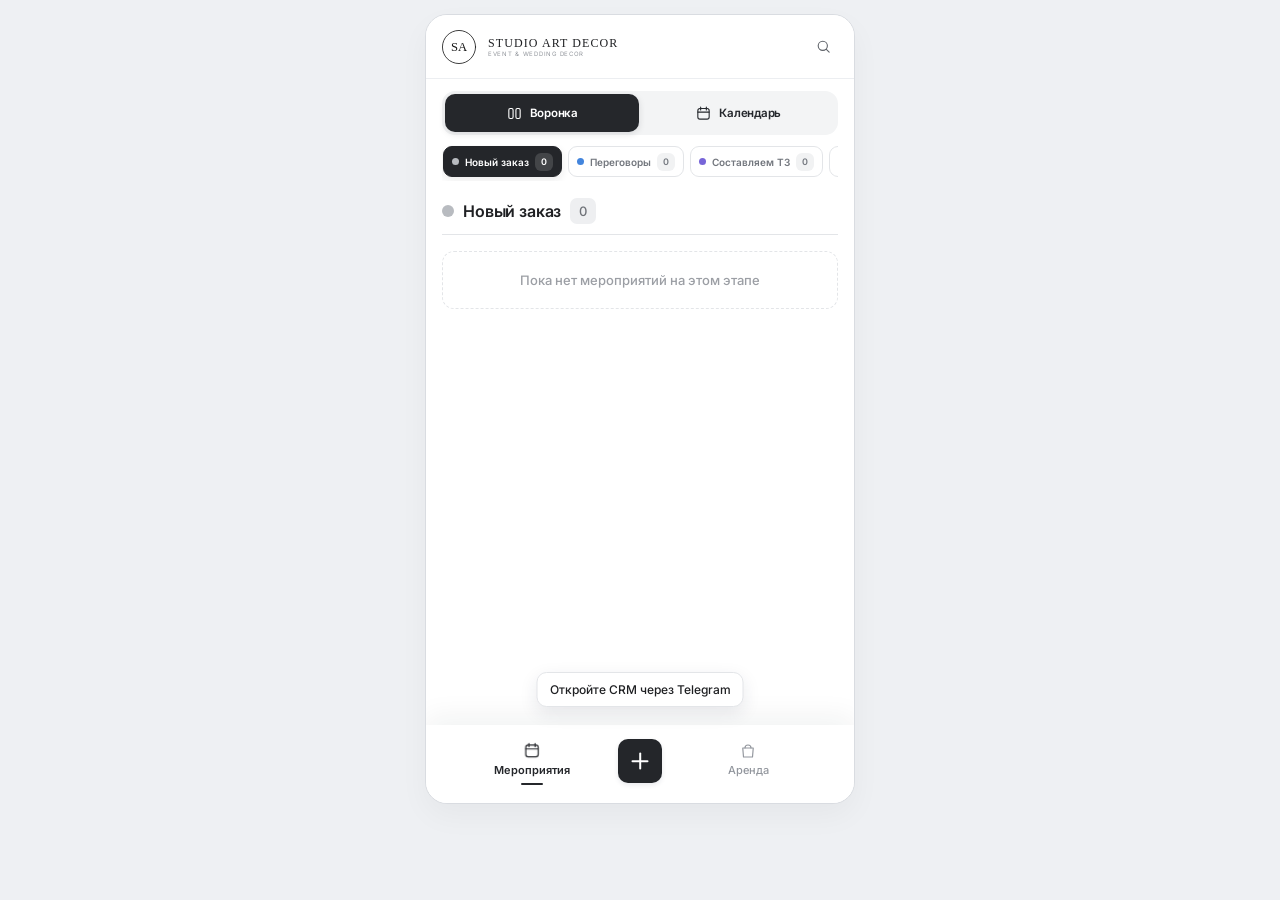
<file: frontend/index.html>
<!doctype html>
<html lang="ru" data-crm-loading="true">
<head>
<meta charset="utf-8">
<meta name="viewport" content="width=device-width,initial-scale=1,viewport-fit=cover">
<title>Studio Art Decor CRM</title>
<script src="https://telegram.org/js/telegram-web-app.js?63"></script>

<link rel="preconnect" href="https://fonts.googleapis.com">
<link rel="preconnect" href="https://fonts.gstatic.com" crossorigin>
<link href="https://fonts.googleapis.com/css2?family=Inter:wght@400;500;600&display=swap" rel="stylesheet">

<meta name="crm-build" content="v59-frontend-core-api-ready">














<link rel="stylesheet" href="./css/app.css?v=estimate-sheet-scroll-v3">
</head>

<body>
<div class="wrap">
<section class="app" id="crmApp">

<header class="topbar">
  <button class="site-brand brand-home" id="brandHome" aria-label="На главную воронки">
    <svg class="site-logo-mark" viewBox="0 0 54 54" aria-hidden="true">
      <circle cx="27" cy="27" r="23.5"></circle>
      <text x="27" y="33.2" text-anchor="middle">SA</text>
    </svg>
    <span class="site-logo-copy">
      <span class="site-logo-name">STUDIO ART DECOR</span>
      <span class="site-logo-sub">EVENT &amp; WEDDING DECOR</span>
    </span>
  </button>
  <button class="top-action" id="searchBtn" aria-label="Поиск">
    <svg viewBox="0 0 24 24">
      <circle cx="11" cy="11" r="6.5"></circle>
      <path d="m16 16 4 4"></path>
    </svg>
  </button>
</header>

<!-- PAGE 1: EVENTS -->
<section class="page active" id="eventsPage">
  <div class="toolbar">
    <button class="tool active" data-view="board">
      <svg viewBox="0 0 24 24"><rect x="4" y="5" width="6" height="14" rx="2"></rect><rect x="14" y="5" width="6" height="14" rx="2"></rect></svg>
      Воронка
    </button>
    <button class="tool" data-view="calendar">
      <svg viewBox="0 0 24 24"><rect x="4" y="5" width="16" height="15" rx="3"></rect><path d="M8 3v4M16 3v4M4 10h16"></path></svg>
      Календарь
    </button>
  </div>

  <div class="stage-switcher" id="stageSwitcher">
    <div class="stage-rail" id="stageRail" aria-label="Этапы воронки"></div>
    <div class="swipe-hint" id="swipeHint" aria-hidden="true"></div>
  </div>

  <section class="stage-frame" id="stageFrame">
    <div class="stage-track" id="stageTrack"><section class="stage-page" data-index="0">
      <div class="stage-head"><div class="stage-title"><span class="stage-dot" style="background:#b8bbc0"></span><strong>Новый заказ</strong><span class="count">2</span></div></div>
      <div class="stage-list"><div class="card clickable js-open-detail" data-stage-index="0" data-event-index="0">
      <div class="card-head">
        <div class="avatar">Н</div>
        <div class="card-name"><strong>Новая заявка с сайта</strong><span>ещё не обработана</span></div>
        <button class="bell js-reminder" aria-label="Напоминание"><svg viewBox="0 0 24 24"><path d="M18 8a6 6 0 1 0-12 0c0 7-3 7-3 9h18c0-2-3-2-3-9"></path><path d="M10 21h4"></path></svg></button>
      </div>
      <div class="card-body">
        <div class="row"><svg viewBox="0 0 24 24"><rect x="4" y="5" width="16" height="15" rx="3"></rect><path d="M8 3v4M16 3v4M4 10h16"></path></svg><span>28 августа 2026</span><span class="right">—</span></div>
        <div class="row"><svg viewBox="0 0 24 24"><circle cx="12" cy="8" r="3"></circle><path d="M6 20c0-4 2.6-6 6-6s6 2 6 6"></path></svg><span class="contact-pill"><span class="contact-avatar">Н</span>Анна · +375 29 000-00-00</span></div>
        <div class="row"><svg viewBox="0 0 24 24"><path d="M12 21s6-5.2 6-11a6 6 0 1 0-12 0c0 5.8 6 11 6 11Z"></path><circle cx="12" cy="10" r="2"></circle></svg><span>Falcon Club</span></div>
        <div class="row comment"><svg viewBox="0 0 24 24" aria-hidden="true"><rect x="4" y="5" width="16" height="12" rx="4"></rect><path d="M9 17 5 20v-4"></path></svg><span class="comment-text">Клиент просит связаться после 18:00. Пока не присылать финальные варианты без звонка.</span></div>
        <div class="card-footer">
          <span class="footer-item"><svg viewBox="0 0 24 24"><path d="M6 3h9l3 3v15H6z"></path><path d="M15 3v4h4"></path></svg><span class="footer-money">—</span></span>
          <span class="footer-item"><svg viewBox="0 0 24 24"><path d="M18 8a6 6 0 1 0-12 0c0 7-3 7-3 9h18c0-2-3-2-3-9"></path></svg>0</span>
          <button class="advance" data-stage-index="0" data-event-index="0"><svg viewBox="0 0 24 24"><rect x="5" y="5" width="14" height="14" rx="3"></rect><path d="m8.5 12 2.2 2.2L15.5 9.5"></path></svg>Далее</button>
        </div>
      </div>
    </div><div class="card clickable js-open-detail" data-stage-index="0" data-event-index="1">
      <div class="card-head">
        <div class="avatar">N</div>
        <div class="card-name"><strong>Корпоратив NOVA</strong><span>заявка с сайта</span></div>
        <button class="bell js-reminder" aria-label="Напоминание"><svg viewBox="0 0 24 24"><path d="M18 8a6 6 0 1 0-12 0c0 7-3 7-3 9h18c0-2-3-2-3-9"></path><path d="M10 21h4"></path></svg></button>
      </div>
      <div class="card-body">
        <div class="row"><svg viewBox="0 0 24 24"><rect x="4" y="5" width="16" height="15" rx="3"></rect><path d="M8 3v4M16 3v4M4 10h16"></path></svg><span>3 сентября 2026</span><span class="right">19:00</span></div>
        <div class="row"><svg viewBox="0 0 24 24"><circle cx="12" cy="8" r="3"></circle><path d="M6 20c0-4 2.6-6 6-6s6 2 6 6"></path></svg><span class="contact-pill"><span class="contact-avatar">N</span>Ирина · +375 44 000-00-00</span></div>
        <div class="row"><svg viewBox="0 0 24 24"><path d="M12 21s6-5.2 6-11a6 6 0 1 0-12 0c0 5.8 6 11 6 11Z"></path><circle cx="12" cy="10" r="2"></circle></svg><span>Robinson Club</span></div>
        <div class="row comment"><svg viewBox="0 0 24 24" aria-hidden="true"><rect x="4" y="5" width="16" height="12" rx="4"></rect><path d="M9 17 5 20v-4"></path></svg><span class="comment-text">Финальное решение принимает Ирина. Все согласования отправлять одним сообщением.</span></div>
        <div class="card-footer">
          <span class="footer-item"><svg viewBox="0 0 24 24"><path d="M6 3h9l3 3v15H6z"></path><path d="M15 3v4h4"></path></svg><span class="footer-money">—</span></span>
          <span class="footer-item"><svg viewBox="0 0 24 24"><path d="M18 8a6 6 0 1 0-12 0c0 7-3 7-3 9h18c0-2-3-2-3-9"></path></svg>0</span>
          <button class="advance" data-stage-index="0" data-event-index="1"><svg viewBox="0 0 24 24"><rect x="5" y="5" width="14" height="14" rx="3"></rect><path d="m8.5 12 2.2 2.2L15.5 9.5"></path></svg>Далее</button>
        </div>
      </div>
    </div></div>
    </section>
<section class="stage-page" data-index="1">
      <div class="stage-head"><div class="stage-title"><span class="stage-dot" style="background:#4385dd"></span><strong>Переговоры</strong><span class="count">3</span></div></div>
      <div class="stage-list"><div class="card clickable js-open-detail" data-stage-index="1" data-event-index="0">
      <div class="card-head">
        <div class="avatar">А</div>
        <div class="card-name"><strong>Свадьба Анны и Максима</strong><span>Falcon Club</span></div>
        <button class="bell has js-reminder" aria-label="Напоминание"><svg viewBox="0 0 24 24"><path d="M18 8a6 6 0 1 0-12 0c0 7-3 7-3 9h18c0-2-3-2-3-9"></path><path d="M10 21h4"></path></svg></button>
      </div>
      <div class="card-body">
        <div class="row"><svg viewBox="0 0 24 24"><rect x="4" y="5" width="16" height="15" rx="3"></rect><path d="M8 3v4M16 3v4M4 10h16"></path></svg><span>24 августа 2026</span><span class="right">14:00</span></div>
        <div class="row"><svg viewBox="0 0 24 24"><circle cx="12" cy="8" r="3"></circle><path d="M6 20c0-4 2.6-6 6-6s6 2 6 6"></path></svg><span class="contact-pill"><span class="contact-avatar">А</span>Анна · +375 29 000-00-00</span></div>
        <div class="row"><svg viewBox="0 0 24 24"><path d="M12 21s6-5.2 6-11a6 6 0 1 0-12 0c0 5.8 6 11 6 11Z"></path><circle cx="12" cy="10" r="2"></circle></svg><span>Falcon Club</span></div>
        <div class="row comment"><svg viewBox="0 0 24 24" aria-hidden="true"><rect x="4" y="5" width="16" height="12" rx="4"></rect><path d="M9 17 5 20v-4"></path></svg><span class="comment-text">Невеста очень переживает из-за оттенков. Все цветовые решения подтверждать перед финальным согласованием.</span></div>
        <div class="card-footer">
          <span class="footer-item"><svg viewBox="0 0 24 24"><path d="M6 3h9l3 3v15H6z"></path><path d="M15 3v4h4"></path></svg><span class="footer-money">546 BYN</span></span>
          <span class="footer-item"><svg viewBox="0 0 24 24"><path d="M18 8a6 6 0 1 0-12 0c0 7-3 7-3 9h18c0-2-3-2-3-9"></path></svg>3</span>
          <button class="advance" data-stage-index="1" data-event-index="0"><svg viewBox="0 0 24 24"><rect x="5" y="5" width="14" height="14" rx="3"></rect><path d="m8.5 12 2.2 2.2L15.5 9.5"></path></svg>Далее</button>
        </div>
      </div>
    </div><div class="card clickable js-open-detail" data-stage-index="1" data-event-index="1">
      <div class="card-head">
        <div class="avatar">С</div>
        <div class="card-name"><strong>День рождения Софии</strong><span>Prime Hall</span></div>
        <button class="bell has js-reminder" aria-label="Напоминание"><svg viewBox="0 0 24 24"><path d="M18 8a6 6 0 1 0-12 0c0 7-3 7-3 9h18c0-2-3-2-3-9"></path><path d="M10 21h4"></path></svg></button>
      </div>
      <div class="card-body">
        <div class="row"><svg viewBox="0 0 24 24"><rect x="4" y="5" width="16" height="15" rx="3"></rect><path d="M8 3v4M16 3v4M4 10h16"></path></svg><span>31 августа 2026</span><span class="right">17:30</span></div>
        <div class="row"><svg viewBox="0 0 24 24"><circle cx="12" cy="8" r="3"></circle><path d="M6 20c0-4 2.6-6 6-6s6 2 6 6"></path></svg><span class="contact-pill"><span class="contact-avatar">С</span>Елена · +375 33 000-00-00</span></div>
        <div class="row"><svg viewBox="0 0 24 24"><path d="M12 21s6-5.2 6-11a6 6 0 1 0-12 0c0 5.8 6 11 6 11Z"></path><circle cx="12" cy="10" r="2"></circle></svg><span>Prime Hall</span></div>
        <div class="row comment"><svg viewBox="0 0 24 24" aria-hidden="true"><rect x="4" y="5" width="16" height="12" rx="4"></rect><path d="M9 17 5 20v-4"></path></svg><span class="comment-text">Мама именинницы отвечает за тайминг. В день монтажа писать только ей.</span></div>
        <div class="card-footer">
          <span class="footer-item"><svg viewBox="0 0 24 24"><path d="M6 3h9l3 3v15H6z"></path><path d="M15 3v4h4"></path></svg><span class="footer-money">546 BYN</span></span>
          <span class="footer-item"><svg viewBox="0 0 24 24"><path d="M18 8a6 6 0 1 0-12 0c0 7-3 7-3 9h18c0-2-3-2-3-9"></path></svg>1</span>
          <button class="advance" data-stage-index="1" data-event-index="1"><svg viewBox="0 0 24 24"><rect x="5" y="5" width="14" height="14" rx="3"></rect><path d="m8.5 12 2.2 2.2L15.5 9.5"></path></svg>Далее</button>
        </div>
      </div>
    </div><div class="card clickable js-open-detail" data-stage-index="1" data-event-index="2">
      <div class="card-head">
        <div class="avatar">М</div>
        <div class="card-name"><strong>Свадьба Марии и Ильи</strong><span>Villa Riviera</span></div>
        <button class="bell has js-reminder" aria-label="Напоминание"><svg viewBox="0 0 24 24"><path d="M18 8a6 6 0 1 0-12 0c0 7-3 7-3 9h18c0-2-3-2-3-9"></path><path d="M10 21h4"></path></svg></button>
      </div>
      <div class="card-body">
        <div class="row"><svg viewBox="0 0 24 24"><rect x="4" y="5" width="16" height="15" rx="3"></rect><path d="M8 3v4M16 3v4M4 10h16"></path></svg><span>6 сентября 2026</span><span class="right">15:00</span></div>
        <div class="row"><svg viewBox="0 0 24 24"><circle cx="12" cy="8" r="3"></circle><path d="M6 20c0-4 2.6-6 6-6s6 2 6 6"></path></svg><span class="contact-pill"><span class="contact-avatar">М</span>Мария · +375 25 000-00-00</span></div>
        <div class="row"><svg viewBox="0 0 24 24"><path d="M12 21s6-5.2 6-11a6 6 0 1 0-12 0c0 5.8 6 11 6 11Z"></path><circle cx="12" cy="10" r="2"></circle></svg><span>Villa Riviera</span></div>
        <div class="row comment"><svg viewBox="0 0 24 24" aria-hidden="true"><rect x="4" y="5" width="16" height="12" rx="4"></rect><path d="M9 17 5 20v-4"></path></svg><span class="comment-text">Клиенты часто меняют решения. После каждой встречи фиксировать итог письменно.</span></div>
        <div class="card-footer">
          <span class="footer-item"><svg viewBox="0 0 24 24"><path d="M6 3h9l3 3v15H6z"></path><path d="M15 3v4h4"></path></svg><span class="footer-money">—</span></span>
          <span class="footer-item"><svg viewBox="0 0 24 24"><path d="M18 8a6 6 0 1 0-12 0c0 7-3 7-3 9h18c0-2-3-2-3-9"></path></svg>2</span>
          <button class="advance" data-stage-index="1" data-event-index="2"><svg viewBox="0 0 24 24"><rect x="5" y="5" width="14" height="14" rx="3"></rect><path d="m8.5 12 2.2 2.2L15.5 9.5"></path></svg>Далее</button>
        </div>
      </div>
    </div></div>
    </section>
<section class="stage-page" data-index="2">
      <div class="stage-head"><div class="stage-title"><span class="stage-dot" style="background:#7765d8"></span><strong>Составляем ТЗ</strong><span class="count">2</span></div></div>
      <div class="stage-list"><div class="card clickable js-open-detail" data-stage-index="2" data-event-index="0">
      <div class="card-head">
        <div class="avatar">П</div>
        <div class="card-name"><strong>Презентация коллекции</strong><span>City Hall</span></div>
        <button class="bell has js-reminder" aria-label="Напоминание"><svg viewBox="0 0 24 24"><path d="M18 8a6 6 0 1 0-12 0c0 7-3 7-3 9h18c0-2-3-2-3-9"></path><path d="M10 21h4"></path></svg></button>
      </div>
      <div class="card-body">
        <div class="row"><svg viewBox="0 0 24 24"><rect x="4" y="5" width="16" height="15" rx="3"></rect><path d="M8 3v4M16 3v4M4 10h16"></path></svg><span>27 августа 2026</span><span class="right">18:00</span></div>
        <div class="row"><svg viewBox="0 0 24 24"><circle cx="12" cy="8" r="3"></circle><path d="M6 20c0-4 2.6-6 6-6s6 2 6 6"></path></svg><span class="contact-pill"><span class="contact-avatar">П</span>Юлия · +375 29 000-00-00</span></div>
        <div class="row"><svg viewBox="0 0 24 24"><path d="M12 21s6-5.2 6-11a6 6 0 1 0-12 0c0 5.8 6 11 6 11Z"></path><circle cx="12" cy="10" r="2"></circle></svg><span>City Hall</span></div>
        <div class="row comment"><svg viewBox="0 0 24 24" aria-hidden="true"><rect x="4" y="5" width="16" height="12" rx="4"></rect><path d="M9 17 5 20v-4"></path></svg><span class="comment-text">У заказчика строгий брендбук. Любые визуальные изменения сначала отправлять на согласование.</span></div>
        <div class="card-footer">
          <span class="footer-item"><svg viewBox="0 0 24 24"><path d="M6 3h9l3 3v15H6z"></path><path d="M15 3v4h4"></path></svg><span class="footer-money">546 BYN</span></span>
          <span class="footer-item"><svg viewBox="0 0 24 24"><path d="M18 8a6 6 0 1 0-12 0c0 7-3 7-3 9h18c0-2-3-2-3-9"></path></svg>1</span>
          <button class="advance" data-stage-index="2" data-event-index="0"><svg viewBox="0 0 24 24"><rect x="5" y="5" width="14" height="14" rx="3"></rect><path d="m8.5 12 2.2 2.2L15.5 9.5"></path></svg>Далее</button>
        </div>
      </div>
    </div><div class="card clickable js-open-detail" data-stage-index="2" data-event-index="1">
      <div class="card-head">
        <div class="avatar">W</div>
        <div class="card-name"><strong>Wedding Dinner</strong><span>Marriott</span></div>
        <button class="bell has js-reminder" aria-label="Напоминание"><svg viewBox="0 0 24 24"><path d="M18 8a6 6 0 1 0-12 0c0 7-3 7-3 9h18c0-2-3-2-3-9"></path><path d="M10 21h4"></path></svg></button>
      </div>
      <div class="card-body">
        <div class="row"><svg viewBox="0 0 24 24"><rect x="4" y="5" width="16" height="15" rx="3"></rect><path d="M8 3v4M16 3v4M4 10h16"></path></svg><span>5 сентября 2026</span><span class="right">18:30</span></div>
        <div class="row"><svg viewBox="0 0 24 24"><circle cx="12" cy="8" r="3"></circle><path d="M6 20c0-4 2.6-6 6-6s6 2 6 6"></path></svg><span class="contact-pill"><span class="contact-avatar">W</span>Кристина · +375 44 111-11-11</span></div>
        <div class="row"><svg viewBox="0 0 24 24"><path d="M12 21s6-5.2 6-11a6 6 0 1 0-12 0c0 5.8 6 11 6 11Z"></path><circle cx="12" cy="10" r="2"></circle></svg><span>Marriott</span></div>
        <div class="row comment"><svg viewBox="0 0 24 24" aria-hidden="true"><rect x="4" y="5" width="16" height="12" rx="4"></rect><path d="M9 17 5 20v-4"></path></svg><span class="comment-text">Контакт со стороны площадки отвечает медленно. Вопросы по доступу решать заранее.</span></div>
        <div class="card-footer">
          <span class="footer-item"><svg viewBox="0 0 24 24"><path d="M6 3h9l3 3v15H6z"></path><path d="M15 3v4h4"></path></svg><span class="footer-money">546 BYN</span></span>
          <span class="footer-item"><svg viewBox="0 0 24 24"><path d="M18 8a6 6 0 1 0-12 0c0 7-3 7-3 9h18c0-2-3-2-3-9"></path></svg>2</span>
          <button class="advance" data-stage-index="2" data-event-index="1"><svg viewBox="0 0 24 24"><rect x="5" y="5" width="14" height="14" rx="3"></rect><path d="m8.5 12 2.2 2.2L15.5 9.5"></path></svg>Далее</button>
        </div>
      </div>
    </div></div>
    </section>
<section class="stage-page" data-index="3">
      <div class="stage-head"><div class="stage-title"><span class="stage-dot" style="background:#ef9847"></span><strong>Подготовительные работы</strong><span class="count">2</span></div></div>
      <div class="stage-list"><div class="card clickable js-open-detail" data-stage-index="3" data-event-index="0">
      <div class="card-head">
        <div class="avatar">В</div>
        <div class="card-name"><strong>Выездная регистрация</strong><span>Усадьба «Сосны»</span></div>
        <button class="bell has js-reminder" aria-label="Напоминание"><svg viewBox="0 0 24 24"><path d="M18 8a6 6 0 1 0-12 0c0 7-3 7-3 9h18c0-2-3-2-3-9"></path><path d="M10 21h4"></path></svg></button>
      </div>
      <div class="card-body">
        <div class="row"><svg viewBox="0 0 24 24"><rect x="4" y="5" width="16" height="15" rx="3"></rect><path d="M8 3v4M16 3v4M4 10h16"></path></svg><span>29 августа 2026</span><span class="right">11:00</span></div>
        <div class="row"><svg viewBox="0 0 24 24"><circle cx="12" cy="8" r="3"></circle><path d="M6 20c0-4 2.6-6 6-6s6 2 6 6"></path></svg><span class="contact-pill"><span class="contact-avatar">В</span>Мария · +375 29 000-00-00</span></div>
        <div class="row"><svg viewBox="0 0 24 24"><path d="M12 21s6-5.2 6-11a6 6 0 1 0-12 0c0 5.8 6 11 6 11Z"></path><circle cx="12" cy="10" r="2"></circle></svg><span>Усадьба «Сосны»</span></div>
        <div class="row comment"><svg viewBox="0 0 24 24" aria-hidden="true"><rect x="4" y="5" width="16" height="12" rx="4"></rect><path d="M9 17 5 20v-4"></path></svg><span class="comment-text">Заезд на площадку только через служебный въезд. Пропуск оформить за день.</span></div>
        <div class="card-footer">
          <span class="footer-item"><svg viewBox="0 0 24 24"><path d="M6 3h9l3 3v15H6z"></path><path d="M15 3v4h4"></path></svg><span class="footer-money">546 BYN</span></span>
          <span class="footer-item"><svg viewBox="0 0 24 24"><path d="M18 8a6 6 0 1 0-12 0c0 7-3 7-3 9h18c0-2-3-2-3-9"></path></svg>2</span>
          <button class="advance" data-stage-index="3" data-event-index="0"><svg viewBox="0 0 24 24"><rect x="5" y="5" width="14" height="14" rx="3"></rect><path d="m8.5 12 2.2 2.2L15.5 9.5"></path></svg>Далее</button>
        </div>
      </div>
    </div><div class="card clickable js-open-detail" data-stage-index="3" data-event-index="1">
      <div class="card-head">
        <div class="avatar">B</div>
        <div class="card-name"><strong>Beauty Brand Launch</strong><span>Loft 8</span></div>
        <button class="bell has js-reminder" aria-label="Напоминание"><svg viewBox="0 0 24 24"><path d="M18 8a6 6 0 1 0-12 0c0 7-3 7-3 9h18c0-2-3-2-3-9"></path><path d="M10 21h4"></path></svg></button>
      </div>
      <div class="card-body">
        <div class="row"><svg viewBox="0 0 24 24"><rect x="4" y="5" width="16" height="15" rx="3"></rect><path d="M8 3v4M16 3v4M4 10h16"></path></svg><span>2 сентября 2026</span><span class="right">16:00</span></div>
        <div class="row"><svg viewBox="0 0 24 24"><circle cx="12" cy="8" r="3"></circle><path d="M6 20c0-4 2.6-6 6-6s6 2 6 6"></path></svg><span class="contact-pill"><span class="contact-avatar">B</span>Алина · +375 29 222-22-22</span></div>
        <div class="row"><svg viewBox="0 0 24 24"><path d="M12 21s6-5.2 6-11a6 6 0 1 0-12 0c0 5.8 6 11 6 11Z"></path><circle cx="12" cy="10" r="2"></circle></svg><span>Loft 8</span></div>
        <div class="row comment"><svg viewBox="0 0 24 24" aria-hidden="true"><rect x="4" y="5" width="16" height="12" rx="4"></rect><path d="M9 17 5 20v-4"></path></svg><span class="comment-text">На площадке ограничено время на разгрузку — максимум 30 минут.</span></div>
        <div class="card-footer">
          <span class="footer-item"><svg viewBox="0 0 24 24"><path d="M6 3h9l3 3v15H6z"></path><path d="M15 3v4h4"></path></svg><span class="footer-money">546 BYN</span></span>
          <span class="footer-item"><svg viewBox="0 0 24 24"><path d="M18 8a6 6 0 1 0-12 0c0 7-3 7-3 9h18c0-2-3-2-3-9"></path></svg>1</span>
          <button class="advance" data-stage-index="3" data-event-index="1"><svg viewBox="0 0 24 24"><rect x="5" y="5" width="14" height="14" rx="3"></rect><path d="m8.5 12 2.2 2.2L15.5 9.5"></path></svg>Далее</button>
        </div>
      </div>
    </div></div>
    </section>
<section class="stage-page" data-index="4">
      <div class="stage-head"><div class="stage-title"><span class="stage-dot" style="background:#28a66f"></span><strong>Монтаж</strong><span class="count">1</span></div></div>
      <div class="stage-list"><div class="card clickable js-open-detail" data-stage-index="4" data-event-index="0">
      <div class="card-head">
        <div class="avatar">Л</div>
        <div class="card-name"><strong>Летний корпоратив</strong><span>Green Park</span></div>
        <button class="bell has js-reminder" aria-label="Напоминание"><svg viewBox="0 0 24 24"><path d="M18 8a6 6 0 1 0-12 0c0 7-3 7-3 9h18c0-2-3-2-3-9"></path><path d="M10 21h4"></path></svg></button>
      </div>
      <div class="card-body">
        <div class="row"><svg viewBox="0 0 24 24"><rect x="4" y="5" width="16" height="15" rx="3"></rect><path d="M8 3v4M16 3v4M4 10h16"></path></svg><span>22 августа 2026</span><span class="right">10:00</span></div>
        <div class="row"><svg viewBox="0 0 24 24"><circle cx="12" cy="8" r="3"></circle><path d="M6 20c0-4 2.6-6 6-6s6 2 6 6"></path></svg><span class="contact-pill"><span class="contact-avatar">Л</span>Ольга · +375 29 333-33-33</span></div>
        <div class="row"><svg viewBox="0 0 24 24"><path d="M12 21s6-5.2 6-11a6 6 0 1 0-12 0c0 5.8 6 11 6 11Z"></path><circle cx="12" cy="10" r="2"></circle></svg><span>Green Park</span></div>
        <div class="row comment"><svg viewBox="0 0 24 24" aria-hidden="true"><rect x="4" y="5" width="16" height="12" rx="4"></rect><path d="M9 17 5 20v-4"></path></svg><span class="comment-text">Координатор на площадке — Ольга. Все спорные моменты решать через неё.</span></div>
        <div class="card-footer">
          <span class="footer-item"><svg viewBox="0 0 24 24"><path d="M6 3h9l3 3v15H6z"></path><path d="M15 3v4h4"></path></svg><span class="footer-money">546 BYN</span></span>
          <span class="footer-item"><svg viewBox="0 0 24 24"><path d="M18 8a6 6 0 1 0-12 0c0 7-3 7-3 9h18c0-2-3-2-3-9"></path></svg>1</span>
          <button class="advance" data-stage-index="4" data-event-index="0"><svg viewBox="0 0 24 24"><rect x="5" y="5" width="14" height="14" rx="3"></rect><path d="m8.5 12 2.2 2.2L15.5 9.5"></path></svg>Далее</button>
        </div>
      </div>
    </div></div>
    </section>
<section class="stage-page" data-index="5">
      <div class="stage-head"><div class="stage-title"><span class="stage-dot" style="background:#4aa5b5"></span><strong>Демонтаж</strong><span class="count">1</span></div></div>
      <div class="stage-list"><div class="card clickable js-open-detail" data-stage-index="5" data-event-index="0">
      <div class="card-head">
        <div class="avatar">P</div>
        <div class="card-name"><strong>Private Dinner</strong><span>Astoria Riverside</span></div>
        <button class="bell has js-reminder" aria-label="Напоминание"><svg viewBox="0 0 24 24"><path d="M18 8a6 6 0 1 0-12 0c0 7-3 7-3 9h18c0-2-3-2-3-9"></path><path d="M10 21h4"></path></svg></button>
      </div>
      <div class="card-body">
        <div class="row"><svg viewBox="0 0 24 24"><rect x="4" y="5" width="16" height="15" rx="3"></rect><path d="M8 3v4M16 3v4M4 10h16"></path></svg><span>21 августа 2026</span><span class="right">23:30</span></div>
        <div class="row"><svg viewBox="0 0 24 24"><circle cx="12" cy="8" r="3"></circle><path d="M6 20c0-4 2.6-6 6-6s6 2 6 6"></path></svg><span class="contact-pill"><span class="contact-avatar">P</span>Дарья · +375 29 444-44-44</span></div>
        <div class="row"><svg viewBox="0 0 24 24"><path d="M12 21s6-5.2 6-11a6 6 0 1 0-12 0c0 5.8 6 11 6 11Z"></path><circle cx="12" cy="10" r="2"></circle></svg><span>Astoria Riverside</span></div>
        <div class="row comment"><svg viewBox="0 0 24 24" aria-hidden="true"><rect x="4" y="5" width="16" height="12" rx="4"></rect><path d="M9 17 5 20v-4"></path></svg><span class="comment-text">Демонтаж можно начинать только после сигнала администратора площадки.</span></div>
        <div class="card-footer">
          <span class="footer-item"><svg viewBox="0 0 24 24"><path d="M6 3h9l3 3v15H6z"></path><path d="M15 3v4h4"></path></svg><span class="footer-money">546 BYN</span></span>
          <span class="footer-item"><svg viewBox="0 0 24 24"><path d="M18 8a6 6 0 1 0-12 0c0 7-3 7-3 9h18c0-2-3-2-3-9"></path></svg>1</span>
          <button class="advance" data-stage-index="5" data-event-index="0"><svg viewBox="0 0 24 24"><rect x="5" y="5" width="14" height="14" rx="3"></rect><path d="m8.5 12 2.2 2.2L15.5 9.5"></path></svg>Далее</button>
        </div>
      </div>
    </div></div>
    </section>
<section class="stage-page" data-index="6">
      <div class="stage-head"><div class="stage-title"><span class="stage-dot" style="background:#76a071"></span><strong>Закрыт</strong><span class="count">1</span></div></div>
      <div class="stage-list"><div class="card clickable js-open-detail" data-stage-index="6" data-event-index="0">
      <div class="card-head">
        <div class="avatar">Е</div>
        <div class="card-name"><strong>Свадьба Екатерины и Павла</strong><span>Riviera Country Club</span></div>
        <button class="bell js-reminder" aria-label="Напоминание"><svg viewBox="0 0 24 24"><path d="M18 8a6 6 0 1 0-12 0c0 7-3 7-3 9h18c0-2-3-2-3-9"></path><path d="M10 21h4"></path></svg></button>
      </div>
      <div class="card-body">
        <div class="row"><svg viewBox="0 0 24 24"><rect x="4" y="5" width="16" height="15" rx="3"></rect><path d="M8 3v4M16 3v4M4 10h16"></path></svg><span>16 августа 2026</span><span class="right">15:00</span></div>
        <div class="row"><svg viewBox="0 0 24 24"><circle cx="12" cy="8" r="3"></circle><path d="M6 20c0-4 2.6-6 6-6s6 2 6 6"></path></svg><span class="contact-pill"><span class="contact-avatar">Е</span>Екатерина · +375 29 555-55-55</span></div>
        <div class="row"><svg viewBox="0 0 24 24"><path d="M12 21s6-5.2 6-11a6 6 0 1 0-12 0c0 5.8 6 11 6 11Z"></path><circle cx="12" cy="10" r="2"></circle></svg><span>Riviera Country Club</span></div>
        <div class="row comment"><svg viewBox="0 0 24 24" aria-hidden="true"><rect x="4" y="5" width="16" height="12" rx="4"></rect><path d="M9 17 5 20v-4"></path></svg><span class="comment-text">Клиент попросил сохранить контакты подрядчиков для будущих мероприятий.</span></div>
        <div class="card-footer">
          <span class="footer-item"><svg viewBox="0 0 24 24"><path d="M6 3h9l3 3v15H6z"></path><path d="M15 3v4h4"></path></svg><span class="footer-money">546 BYN</span></span>
          <span class="footer-item"><svg viewBox="0 0 24 24"><path d="M18 8a6 6 0 1 0-12 0c0 7-3 7-3 9h18c0-2-3-2-3-9"></path></svg>0</span>
          
        </div>
      </div>
    </div></div>
    </section></div>
  </section>

  <section class="calendar" id="calendar">
    <div class="calendar-toolbar">
      <label class="calendar-month-control" aria-label="Выбрать месяц">
        <strong id="calendarMonthLabel">Август 2026</strong>
        <svg viewBox="0 0 24 24" aria-hidden="true"><path d="m8 10 4 4 4-4"></path></svg>
        <input type="month" id="calendarMonthPicker" value="2026-08" aria-label="Выбрать месяц">
      </label>
      <div class="calendar-toolbar-actions">
        <button class="calendar-today" id="calendarToday">Сегодня</button>
        <button class="calendar-arrow" id="calendarPrev" aria-label="Предыдущий месяц">
          <svg viewBox="0 0 24 24"><path d="m15 18-6-6 6-6"></path></svg>
        </button>
        <button class="calendar-arrow" id="calendarNext" aria-label="Следующий месяц">
          <svg viewBox="0 0 24 24"><path d="m9 18 6-6-6-6"></path></svg>
        </button>
      </div>
    </div>

    <div class="calendar-grid dynamic" id="dynamicCalendarGrid"></div>

    <div class="calendar-selected">
      <div class="calendar-selected-head">
        <strong id="calendarSelectedLabel">24 августа</strong>
        <span id="calendarSelectedCount">1 мероприятие</span>
      </div>
      <div class="calendar-event-list" id="calendarSelectedEvents"></div>
    </div>
  </section>
</section>

<!-- PAGE 2: RENTAL -->
<section class="page" id="rentalPage">
  <div class="page-inner">
    <div class="page-title">
      <div>
        <h2>Аренда</h2>
        <p>Доступность реквизита по дате</p>
      </div>
    </div>

    <div class="date-selector">
      <label class="rental-date-control">
        <span class="rental-date-icon" aria-hidden="true"><svg viewBox="0 0 24 24"><rect x="4" y="5" width="16" height="15" rx="3"></rect><path d="M8 3v4M16 3v4M4 10h16"></path></svg></span>
        <span class="rental-date-label">Дата аренды</span>
        <input type="date" value="2026-08-24" id="rentalDate">
      </label>
    </div>

    <div class="rental-tools">
      <label class="rental-search">
        <svg viewBox="0 0 24 24" aria-hidden="true"><circle cx="11" cy="11" r="6.5"></circle><path d="m16 16 4 4"></path></svg>
        <input id="rentalSearch" placeholder="Найти позицию">
      </label>
      <div class="rental-filters" id="rentalFilters" aria-label="Категории аренды"></div>
    </div>

    <div class="list" id="rentalList"></div>
  </div>
</section>

<!-- PAGE 3: EVENT -->
<section class="page" id="eventPage">
  <div class="page-inner">
    <div class="page-title">
      <button class="back" data-back="eventsPage">
        <svg viewBox="0 0 24 24"><path d="m15 18-6-6 6-6"></path></svg>
      </button>

      <div class="event-title-copy" style="flex:1;min-width:0">
        <h2 id="eventPageTitle">Свадьба Анны и Максима</h2>
        <div class="event-title-meta-line" id="eventTitleMeta" hidden>
          <p id="eventPageSub" hidden></p>
          <span class="priority-badge priority-normal" id="eventPriorityBadge" hidden>Обычный</span>
        </div>
      </div>

      <div class="event-title-actions">
        <button class="icon-action" id="openEditEvent" aria-label="Редактировать">
          <svg class="icon-pencil" viewBox="0 0 24 24" aria-hidden="true">
            <path d="M12 20h9"></path>
            <path d="M16.5 3.5a2.12 2.12 0 0 1 3 3L7 19l-4 1 1-4Z"></path>
          </svg>
        </button>

        <button class="icon-action" id="openReminders" aria-label="Напоминания">
          <svg viewBox="0 0 24 24">
            <path d="M18 8a6 6 0 1 0-12 0c0 7-3 7-3 9h18c0-2-3-2-3-9"></path>
            <path d="M10 21h4"></path>
          </svg>
        </button>
      </div>
    </div>

    <div class="event-hero" id="eventHeroCard">
      <div class="event-fields">
        <div class="field"><span>Дата и время</span><strong id="eventDate">24.08.2026 · 14:00</strong></div>
        <div class="field"><span>Место</span><strong id="eventPlace">Falcon Club</strong></div>
        <div class="field"><span>Контакт</span><strong>
          <button type="button" class="event-contact-call" id="eventContactCall">
            <span class="contact-avatar" id="eventContactAvatar">А</span>
            <span class="event-contact-copy" id="eventContact">Анна · +375 29 000-00-00</span>
          </button>
        </strong></div>
      </div>

      <div class="event-note" id="eventNote">
        <div class="event-note-label">
          <svg viewBox="0 0 24 24" aria-hidden="true"><rect x="4" y="5" width="16" height="12" rx="4"></rect><path d="M9 17 5 20v-4"></path></svg>
          Комментарий
        </div>
        <p id="eventComment">Невеста переживает из-за оттенков. Все цветовые решения подтверждать перед финальным согласованием.</p>
      </div>

      <div class="event-quick-actions">
        <button type="button" class="event-quick" id="callClient">
          <svg viewBox="0 0 24 24" aria-hidden="true"><path d="M6.6 3.8 9 3l2 5-2.2 1.2a14.8 14.8 0 0 0 6 6L16 13l5 2-.8 2.4c-.5 1.4-1.9 2.2-3.3 1.9C10.5 18 6 13.5 4.7 7.1 4.4 5.7 5.2 4.3 6.6 3.8Z"></path></svg>
          <span>Позвонить</span>
        </button>
        <button class="event-quick primary" id="advanceEventBtn">
          <span id="advanceEventText">В следующий этап</span>
          <svg viewBox="0 0 24 24" aria-hidden="true"><path d="m9 18 6-6-6-6"></path></svg>
        </button>
      </div>
    </div>

    <div class="event-finance" id="eventFinance">
      <div><span>Клиенту</span><strong id="eventFinanceClient">—</strong></div>
      <div><span>Расходы</span><strong id="eventFinanceCost">—</strong></div>
      <div class="profit"><span>Прибыль</span><strong id="eventFinanceProfit">—</strong></div>
    </div>

    <button class="estimate-cta" id="openEstimate">
      <span class="estimate-cta-icon" aria-hidden="true">
        <svg class="icon-estimate" viewBox="0 0 24 24">
          <rect x="5" y="3" width="14" height="18" rx="2"></rect>
          <path d="M9 7h6"></path>
          <path d="M9 11h6"></path>
          <path d="M9 15h3"></path>
        </svg>
      </span>
      <span class="estimate-cta-copy">
        <strong>Смета мероприятия</strong>
        <span class="estimate-cta-meta" id="estimateSmall">9 позиций · 546 BYN</span>
      </span>
      <svg class="estimate-cta-chevron" viewBox="0 0 24 24" aria-hidden="true"><path d="m9 18 6-6-6-6"></path></svg>
    </button>

    <div class="event-secondary">
      <button type="button" id="cancelEventBtn">Отменить мероприятие</button>
    </div>
  </div>
</section>

<!-- PAGE 4: ESTIMATE -->
<section class="page" id="estimatePage">
  <div class="page-inner">
    <div class="page-title">
      <button class="back" data-back="eventPage">
        <svg viewBox="0 0 24 24"><path d="m15 18-6-6 6-6"></path></svg>
      </button>
      <div style="flex:1">
        <h2>Смета</h2>
        <p id="estimateEventName">Свадьба Анны и Максима</p>
      </div>
    </div>

    <div class="estimate-toolbar">
      <button class="add-more" id="addMoreBtn">
        <svg viewBox="0 0 24 24"><path d="M12 5v14M5 12h14"></path></svg>
        Добавить позицию
      </button>
    </div>

    <div class="booking-card" id="bookingCard">
      <div class="booking-head">
        <div><strong>Бронирование реквизита</strong></div>
        <div class="booking-status" id="bookingStatus">Не забронировано</div>
      </div>
      <div class="booking-dates">
        <label>С даты<input id="bookingStart" type="date"></label>
        <label>По дату включительно<input id="bookingEnd" type="date"></label>
      </div>
      <div class="booking-summary" id="bookingSummary">Выберите период бронирования.</div>
      <div class="booking-actions">
        <button class="primary" id="toggleBooking">Забронировать реквизит</button>
      </div>
    </div>

    <div class="estimate-list" id="estimateList"></div>

    <div class="estimate-dock">
      <div class="estimate-summary">
        <div><span>Итого клиенту</span><strong id="sumClient">0 BYN</strong></div>
        <div><span>Наши расходы</span><strong id="sumCost">0 BYN</strong></div>
        <div class="profit" id="sumProfitRow"><span>Прибыль</span><strong id="sumProfit">0 BYN</strong></div>
      </div>

      <section class="payment-method-card" aria-labelledby="paymentMethodTitle">
        <div class="payment-method-head">
          <strong id="paymentMethodTitle">Способ оплаты</strong>
          <span id="paymentMethodValue">Не выбран</span>
        </div>
        <div class="payment-method-options" id="paymentMethodOptions">
          <button type="button" data-payment-method="cash">Наличные</button>
          <button type="button" data-payment-method="card">Карта</button>
          <button type="button" data-payment-method="barter">Бартер</button>
        </div>
      </section>

      <div class="client-actions single">
        <button class="primary" id="pdfEstimate">PDF для клиента</button>
      </div>
    </div>
  </div>
</section>


<!-- PAGE 4A: EDIT EVENT -->
<section class="page" id="editEventPage">
  <div class="page-inner">
    <div class="page-title">
      <button class="back" data-back="eventPage">
        <svg viewBox="0 0 24 24"><path d="m15 18-6-6 6-6"></path></svg>
      </button>
      <div style="flex:1">
        <h2>Редактировать мероприятие</h2>
        <p id="editEventSubtitle">Организационные данные</p>
      </div>
    </div>

    <div class="form edit-event-form-v56">
      <section class="edit-group-v56">
        <div class="edit-group-head-v56">
          <strong>Основное</strong>
          <span>Название, дата и площадка</span>
        </div>
        <label class="edit-field-v56"><span>Название</span><input id="editEventTitle"></label>
        <div class="edit-split-v56 edit-split-datetime-v60">
          <label class="edit-field-v56"><span>Дата</span><input id="editEventDate" type="date"></label>
          <label class="edit-field-v56"><span>Время</span><input id="editEventTime" type="time"></label>
        </div>
        <label class="edit-field-v56"><span>Место</span><input id="editEventPlace"></label>
      </section>

      <section class="edit-group-v56">
        <div class="edit-group-head-v56">
          <strong>Клиент</strong>
          <span>Контакт и рабочая заметка</span>
        </div>
        <label class="edit-field-v56"><span>Контакт</span><input id="editEventContact"></label>
        <label class="edit-field-v56 edit-field-area-v56"><span>Комментарий</span>
          <textarea id="editEventComment" placeholder="Например: все цветовые решения подтверждать заранее"></textarea>
        </label>
      </section>

      <section class="edit-group-v56">
        <div class="edit-group-head-v56">
          <strong>Организация</strong>
          <span>Этап, приоритет и оформление</span>
        </div>
        <div class="edit-split-v56 edit-split-organization-v60">
          <label class="edit-field-v56"><span>Статус</span><select id="editEventStatus"></select></label>
          <label class="edit-field-v56"><span>Приоритет</span>
            <select id="editEventPriority">
              <option value="normal">Обычный</option>
              <option value="high">Важно</option>
              <option value="urgent">Срочно</option>
            </select>
          </label>
        </div>
        <label class="edit-field-v56"><span>Тема карточки</span>
          <select id="editEventTheme">
            <option value="auto">Авто по названию</option>
            <option value="wedding">Свадьба</option>
            <option value="birthday">День рождения</option>
            <option value="business">Корпоратив</option>
            <option value="presentation">Презентация</option>
            <option value="photo">Фотосъёмка</option>
            <option value="dinner">Ужин</option>
            <option value="event">Нейтральная</option>
          </select>
        </label>
      </section>

      <button class="save edit-save-v56" id="saveEventEdit">Сохранить изменения</button>
    </div>
  </div>
</section>

<!-- PAGE 5: REMINDERS -->
<section class="page" id="remindersPage">
  <div class="page-inner">
    <div class="page-title">
      <button class="back" data-back="eventPage">
        <svg viewBox="0 0 24 24"><path d="m15 18-6-6 6-6"></path></svg>
      </button>
      <div style="flex:1">
        <h2>Напоминания</h2>
        <p id="remindersEventName">Свадьба Анны и Максима</p>
      </div>
      <button class="add-more" id="addReminderBtn">
        <svg viewBox="0 0 24 24"><path d="M12 5v14M5 12h14"></path></svg>
        Добавить
      </button>
    </div>

    <div class="reminder-list" id="reminderList"></div>
  </div>
</section>

<!-- PAGE 6: RENTAL DETAIL -->
<section class="page" id="rentalDetailPage">
  <div class="page-inner">
    <div class="page-title">
      <button class="back" data-back="rentalPage">
        <svg viewBox="0 0 24 24"><path d="m15 18-6-6 6-6"></path></svg>
      </button>
      <div style="flex:1">
        <h2>Позиция аренды</h2>
        <p>Доступность и добавление в смету</p>
      </div>
    </div>

    <div class="product-hero">
      <div class="product-heading">
        <span class="product-kicker" id="productCategory">Конструкции</span>
        <h3 id="productTitle">Белая деревянная арка</h3>
        <p id="productDescription">Конструкция для оформления церемоний и фотозон.</p>
      </div>

      <div class="product-info">
        <div class="product-info-row"><strong>Цена аренды</strong><span id="productPrice">60 BYN / сутки</span></div>
        <div class="product-info-row product-stock-row">
          <strong>Всего в наличии</strong>
          <div class="product-stock-control"><span id="productStockTotal">1 шт.</span><button type="button" id="editProductStock">Изменить</button></div>
        </div>
        <div class="product-info-row"><strong>Доступность</strong><span id="productAvailable">24 авг · свободно 1 из 1</span></div>
      </div>

      <div class="product-estimate-target">
        <div class="product-estimate-target-copy">
          <strong>Добавить в смету</strong>
          <span id="productEstimateTargetHint">Выберите мероприятие</span>
        </div>
        <select id="productEstimateTarget" aria-label="Мероприятие для сметы"></select>
      </div>

      <button class="primary-wide" id="addProductToEstimate">Добавить в выбранную смету</button>
    </div>
  </div>
</section>

<nav class="bottom">
  <button class="nav active" id="eventsNav">
    <svg viewBox="0 0 24 24"><rect x="4" y="5" width="16" height="15" rx="3"></rect><path d="M8 3v4M16 3v4M4 10h16"></path></svg>
    <span>Мероприятия</span>
  </button>

  <button class="plus" id="newEventBtn" aria-label="Новое мероприятие"></button>

  <button class="nav" id="rentalNav">
    <svg viewBox="0 0 24 24"><path d="M5 8h14l-1 12H6L5 8Z"></path><path d="M8 8a4 4 0 0 1 8 0"></path></svg>
    <span>Аренда</span>
  </button>
</nav>

<div class="overlay" id="newEventOverlay">
  <section class="sheet new-event-sheet">
    <div class="grab"></div>
    <div class="sheet-head">
      <strong>Новое мероприятие</strong>
      <button class="close js-close-new"><svg viewBox="0 0 24 24"><path d="m7 7 10 10M17 7 7 17"></path></svg></button>
    </div>
    <div class="form">
      <div class="new-event-alert" id="newEventAlert" role="status" aria-live="polite" hidden></div>
      <label data-new-event-field="title">Название мероприятия<input id="newEventTitle" placeholder="Например, свадьба Анны и Максима"></label>
      <div class="form-grid"><label>Дата<input id="newEventDate" type="date"></label><label>Время<input id="newEventTime" type="time"></label></div>
      <label>Место<input id="newEventPlace" placeholder="Площадка или адрес"></label>
      <label>Контакт клиента<input id="newEventContact" placeholder="Имя и телефон"></label>
      <label>Комментарий<textarea id="newEventComment" placeholder="Организационные моменты по мероприятию"></textarea></label>
      <div class="new-event-options">
        <label>Приоритет
          <select id="newEventPriority">
            <option value="normal">Обычный</option>
            <option value="high">Важно</option>
            <option value="urgent">Срочно</option>
          </select>
        </label>
        <label>Тема карточки
          <select id="newEventTheme">
            <option value="auto">Авто по названию</option>
            <option value="wedding">Свадьба</option>
            <option value="birthday">День рождения</option>
            <option value="business">Корпоратив</option>
            <option value="presentation">Презентация</option>
            <option value="photo">Фотосъёмка</option>
            <option value="dinner">Ужин</option>
            <option value="event">Нейтральная</option>
          </select>
        </label>
      </div>
      <button class="save" id="createEvent">Создать в «Новый заказ»</button>
    </div>
  </section>
</div>

<div class="overlay reminder-overlay" id="reminderOverlay">
  <section class="sheet reminder-sheet" role="dialog" aria-modal="true" aria-labelledby="reminderOverlayTitle">
    <div class="grab"></div>
    <div class="sheet-head">
      <strong id="reminderOverlayTitle">Новое напоминание</strong>
      <button class="close js-close-reminder"><svg viewBox="0 0 24 24"><path d="m7 7 10 10M17 7 7 17"></path></svg></button>
    </div>
    <div class="form reminder-sheet-content">
      <div class="new-event-alert" id="reminderAlert" role="status" aria-live="polite" hidden></div>
      <label>О чём напомнить<textarea id="newReminderText" placeholder="Например: подтвердить монтаж с клиентом"></textarea></label>
      <div>
        <div class="helper" style="margin-bottom:6px">Быстро</div>
        <div class="quick-times"><button type="button" data-reminder-quick="hour">Через 1 час</button><button type="button" data-reminder-quick="tomorrow">Завтра</button><button type="button" data-reminder-quick="three-days">Через 3 дня</button><button type="button" data-reminder-quick="week">Через неделю</button></div>
      </div>
      <div class="form-grid reminder-date-grid"><label>Дата<input id="newReminderDate" type="date" required></label><label>Время<input id="newReminderTime" type="time"></label></div>
      <div class="helper reminder-time-note">Время необязательно. Если оставить пустым — бот напомнит в 10:00.</div>
      <button class="save" id="saveReminder">Сохранить напоминание</button>
    </div>
  </section>
</div>

<div class="overlay" id="addItemOverlay">
  <section class="sheet">
    <div class="grab"></div>
    <div class="sheet-head">
      <strong>Добавить в смету</strong>
      <button class="close js-close-add"><svg viewBox="0 0 24 24"><path d="m7 7 10 10M17 7 7 17"></path></svg></button>
    </div>
    <div class="catalog-list" id="catalogList"></div>
    <div class="estimate-special-list">
      <button type="button" id="customItemBtn">
        <span><strong>Свой товар</strong><small>Позиция, которой нет в каталоге</small></span>
        <svg viewBox="0 0 24 24" aria-hidden="true"><path d="m9 18 6-6-6-6"></path></svg>
      </button>
      <button type="button" id="extraExpenseBtn">
        <span><strong>Доп. расход</strong><small>Доставка, монтаж, подрядчик и другое</small></span>
        <svg viewBox="0 0 24 24" aria-hidden="true"><path d="m9 18 6-6-6-6"></path></svg>
      </button>
    </div>
  </section>
</div>



<div class="overlay" id="estimateEditOverlay">
  <section class="sheet">
    <div class="grab"></div>
    <div class="sheet-head">
      <div class="estimate-editor-head"><strong id="estimateEditTitle">Позиция сметы</strong><div class="helper" id="estimateEditHelper"></div></div>
      <button class="close" id="closeEstimateEdit"><svg viewBox="0 0 24 24"><path d="m7 7 10 10M17 7 7 17"></path></svg></button>
    </div>
    <div class="form">
      <label>Наименование<input id="estimateEditName" placeholder="Наименование"></label>
      <div class="form-grid">
        <label>Количество<input id="estimateEditQty" type="number" min="1" step="1"></label>
        <label>Цена за 1 шт., BYN<input id="estimateEditClient" type="number" min="0" step="1"></label>
      </div>
      <label>Расход за 1 шт., BYN<input id="estimateEditCost" type="number" min="0" step="1"></label>
      <div class="estimate-edit-profit" id="estimateEditProfitRow"><span>Прибыль по позиции</span><strong id="estimateEditProfit">0 BYN</strong></div>
      <label class="toggle-line"><input type="checkbox" id="estimateEditVisible" checked> Показывать позицию клиенту</label>
      <button class="save" id="saveEstimateItem">Сохранить</button>
      <button class="sheet-danger" id="deleteEstimateItem">Удалить из сметы</button>
    </div>
  </section>
</div>

<div class="overlay" id="clientEstimateOverlay">
  <section class="sheet pdf-action-sheet" role="dialog" aria-modal="true" aria-labelledby="clientPdfTitle">
    <div class="grab"></div>
    <div class="sheet-head">
      <div><strong id="clientPdfTitle">PDF для клиента</strong><div class="helper">Документ без внутренних расходов и прибыли</div></div>
      <button class="close" id="closeClientEstimate"><svg viewBox="0 0 24 24"><path d="m7 7 10 10M17 7 7 17"></path></svg></button>
    </div>
    <div class="pdf-action-status" id="clientPdfStatus" role="status" aria-live="polite">Выберите действие с клиентским документом.</div>
    <div class="pdf-action-list">
      <button type="button" class="primary" id="shareClientPdf">Отправить в Telegram</button>
      <button type="button" id="downloadClientPdf">Скачать PDF</button>
      <a id="clientPdfFallback" href="" target="_blank" rel="noopener noreferrer" hidden>Открыть готовый PDF</a>
      <button type="button" id="cancelClientPdf">Отмена</button>
    </div>
  </section>
</div>

<div class="overlay" id="callHandoffOverlay">
  <section class="sheet call-handoff-sheet" role="dialog" aria-modal="true" aria-labelledby="callHandoffTitle">
    <div class="grab"></div>
    <div class="sheet-head">
      <div><strong id="callHandoffTitle">Позвонить клиенту</strong><div class="helper">Безопасный переход к системному звонку</div></div>
      <button class="close" id="closeCallHandoff" aria-label="Закрыть"><svg viewBox="0 0 24 24"><path d="m7 7 10 10M17 7 7 17"></path></svg></button>
    </div>
    <div class="call-handoff-status" id="callHandoffStatus" role="status" aria-live="polite">Подготавливаем звонок…</div>
    <div class="pdf-action-list">
      <a class="primary" id="continueCallHandoff" href="" target="_blank" rel="noopener noreferrer" hidden>Продолжить звонок</a>
      <button type="button" id="copyCallNumber" disabled>Скопировать номер</button>
      <button type="button" id="cancelCallHandoff">Отмена</button>
    </div>
  </section>
</div>

<div class="overlay" id="rentalStockOverlay">
  <section class="sheet rental-stock-sheet">
    <div class="grab"></div>
    <div class="sheet-head">
      <div class="rental-stock-head"><strong>Количество в наличии</strong><span id="rentalStockProductName"></span></div>
      <button class="close" id="closeRentalStock" aria-label="Закрыть"><svg viewBox="0 0 24 24"><path d="m7 7 10 10M17 7 7 17"></path></svg></button>
    </div>
    <div class="form rental-stock-form">
      <label>Всего единиц<input id="rentalStockInput" type="number" min="0" max="100000" step="1" inputmode="numeric"></label>
      <div class="mini-note">Брони вычитаются автоматически. Ежедневная синхронизация каталога не будет перезаписывать это значение.</div>
      <button type="button" class="primary-wide" id="saveRentalStock">Сохранить количество</button>
    </div>
  </section>
</div>

<div class="overlay" id="searchOverlay">
  <section class="sheet search-sheet-v43">
    <div class="grab"></div>
    <div class="search-head-v43">
      <div><strong>Поиск по CRM</strong><span>Мероприятия, клиенты, площадки и аренда</span></div>
      <button class="close" id="closeSearch" aria-label="Закрыть поиск"><svg viewBox="0 0 24 24"><path d="m7 7 10 10M17 7 7 17"></path></svg></button>
    </div>
    <div class="search-command-v43">
      <svg viewBox="0 0 24 24" aria-hidden="true"><circle cx="11" cy="11" r="6.5"></circle><path d="m16 16 4 4"></path></svg>
      <input id="globalSearchInput" autocomplete="off" placeholder="Имя, мероприятие, площадка или декор">
      <span class="search-shortcut-v43">⌘ K</span>
    </div>
    <div class="search-scopes-v43">
      <button type="button" class="active" data-search-scope="all">Все</button>
      <button type="button" data-search-scope="events">Мероприятия</button>
      <button type="button" data-search-scope="rental">Аренда</button>
    </div>
    <div class="search-results" id="globalSearchResults"></div>
  </section>
</div>

<div class="overlay" id="cancelEventOverlay">
  <section class="sheet">
    <div class="grab"></div>
    <div class="sheet-head">
      <strong>Отменить мероприятие?</strong>
      <button class="close" id="closeCancelEvent"><svg viewBox="0 0 24 24"><path d="m7 7 10 10M17 7 7 17"></path></svg></button>
    </div>
    <div class="mini-note">Мероприятие исчезнет из текущей воронки. Это отдельное действие, а не статус.</div>
    <div class="client-actions" style="margin-top:10px">
      <button id="keepEventBtn">Оставить</button>
      <button class="primary" id="confirmCancelEvent">Отменить мероприятие</button>
    </div>
  </section>
</div>

<div class="stage-status-toast" id="stageStatusToast" role="status" aria-live="polite" aria-atomic="true">
  <span class="stage-status-dot" id="stageStatusDot"></span>
  <span class="stage-status-copy"><small>Статус изменён</small><strong id="stageStatusName"></strong></span>
  <svg viewBox="0 0 24 24" aria-hidden="true"><path d="m9 18 6-6-6-6"></path></svg>
</div>

<div class="toast" id="toast"></div>


</section>
</div>
<script src="./js/config.js"></script>
<script src="./js/auth/telegram-mini-app.js"></script>
<script src="./js/data/demo-data.js"></script>
<script src="./js/ui/app-shell.js"></script>
<script src="./js/domain/bookings.js"></script>
<script src="./js/domain/rental.js?v=estimate-qty-v1"></script>
<script src="./js/domain/estimates.js"></script>
<script src="./js/domain/reminders.js"></script>
<script src="./js/domain/events.js"></script>
<script src="./js/data/local-adapter.js"></script>
<script src="./js/data/http-adapter.js"></script>
<script src="./js/data/crm-data-layer.js"></script>
<script src="./js/ui/app-state.js"></script>
<script src="./js/ui/pipeline.js"></script>
<script src="./js/ui/calendar.js"></script>
<script src="./js/ui/event-detail.js"></script>
<script src="./js/ui/rental.js?v=estimate-catalog-v2"></script>
<script src="./js/ui/search.js"></script>
<script src="./js/ui/overlays.js?v=estimate-qty-v1"></script>
<script src="./js/app.js"></script>
</body>
</html>
</file>
<file: frontend/css/app.css>
:root{
  --canvas:#fff;
  --ink:#1f2023;
  --muted:#747981;
  --placeholder:#969aa1;
  --border:#e3e5e8;
  --soft:#f3f4f5;
  --blue:#397ee8;
  --stage-gray:#b8bbc0;
  --stage-blue:#4385dd;
  --stage-violet:#7765d8;
  --stage-orange:#ef9847;
  --stage-green:#28a66f;
  --stage-teal:#4aa5b5;
  --stage-closed:#76a071;
  --shadow:0 2px 3px -2px rgba(20,25,35,.11),0 4px 8px -4px rgba(20,25,35,.05);
}
*{box-sizing:border-box}
html,body{margin:0;background:#eef0f3;color:var(--ink)}
body{font-family:Inter,system-ui,-apple-system,BlinkMacSystemFont,"Segoe UI",sans-serif;-webkit-font-smoothing:antialiased}
button,input,textarea,select{font:inherit;color:inherit}
button{cursor:pointer}
svg{width:17px;height:17px;fill:none;stroke:currentColor;stroke-width:1.55;stroke-linecap:round;stroke-linejoin:round}
.wrap{display:flex;justify-content:center;padding:14px}
.app{
  position:relative;width:min(100%,430px);min-height:880px;overflow:hidden;
  background:var(--canvas);border:1px solid #d9dce1;border-radius:22px;
  box-shadow:0 12px 30px rgba(0,0,0,.04)
}

/* global */
.topbar{
  height:64px;display:flex;align-items:center;justify-content:space-between;
  padding:0 16px;border-bottom:1px solid var(--border);background:#fff
}
.workspace{display:flex;align-items:center;gap:10px;min-width:0}
.logo{
  width:30px;height:30px;display:grid;place-items:center;border-radius:7px;
  background:#24262a;color:#fff;font-size:13px;font-weight:600
}
.workspace-copy{display:flex;align-items:center;gap:8px;min-width:0}
.workspace-copy strong{overflow:hidden;text-overflow:ellipsis;white-space:nowrap;font-size:16px;font-weight:500;letter-spacing:-.01em}
.workspace-pill{
  height:28px;padding:0 9px;display:inline-flex;align-items:center;gap:5px;
  border-radius:7px;background:#f0f1f2;color:#6f7278;font-size:13px;font-weight:500
}
.workspace-pill svg{width:15px;height:15px}
.top-actions{display:flex;gap:3px}
.top-action{
  width:36px;height:36px;display:grid;place-items:center;border:0;border-radius:10px;
  background:transparent;color:#5f6369
}
.top-action:hover{background:#f4f5f6}
.page{display:none;min-height:738px;padding-bottom:92px;background:#fff}
.page.active{display:block}
.page-inner{padding:14px 16px 0}
.page-title{
  display:flex;align-items:center;justify-content:space-between;gap:10px;margin-bottom:12px
}
.page-title h2{margin:0;font-size:18px;font-weight:600;letter-spacing:-.02em}
.page-title p{margin:3px 0 0;color:var(--placeholder);font-size:11px;font-weight:500}
.back{
  width:34px;height:34px;display:grid;place-items:center;border:1px solid var(--border);
  border-radius:10px;background:#fff;color:#646970;box-shadow:0 1px 2px rgba(20,25,35,.04)
}
.toolbar{display:flex;gap:8px;padding:14px 16px 10px}
.tool{
  height:40px;padding:0 12px;display:inline-flex;align-items:center;justify-content:center;gap:7px;
  border:1px solid var(--border);border-radius:10px;background:#fff;
  font-size:14px;font-weight:500;letter-spacing:-.02em;box-shadow:0 1px 2px rgba(20,25,35,.04)
}
.tool.active{background:#24262a;border-color:#24262a;color:#fff}
.swipe-hint{padding:0 16px 8px;color:#a0a3a8;font-size:11px;font-weight:500}

/* pipeline */
.stage-frame{
  position:relative;overflow:hidden;min-height:610px;padding:0 16px 96px;
  touch-action:pan-y;cursor:grab;user-select:none;-webkit-user-select:none
}
.stage-frame.dragging{cursor:grabbing}
.stage-track{position:relative;width:100%;min-height:610px;overflow:hidden;contain:layout paint style}
.stage-page{
  position:absolute;inset:0;width:100%;max-height:650px;overflow-y:auto;
  overscroll-behavior-y:contain;will-change:transform;backface-visibility:hidden;
  transform:translate3d(0,0,0);scrollbar-width:none
}
.stage-page::-webkit-scrollbar{display:none}
.stage-list{display:grid;gap:10px;padding-bottom:12px}
.stage-head{
  height:47px;display:flex;align-items:center;justify-content:space-between;
  border-bottom:1px solid var(--border);margin-bottom:16px
}
.stage-title{display:flex;align-items:center;gap:9px;min-width:0}
.stage-dot{width:12px;height:12px;border-radius:50%;flex:0 0 auto}
.stage-title strong{overflow:hidden;text-overflow:ellipsis;white-space:nowrap;font-size:16px;font-weight:600;letter-spacing:-.01em}
.count{
  min-width:26px;height:26px;padding:0 7px;display:grid;place-items:center;
  border-radius:7px;background:#eeeff1;color:#6f7278;font-size:13px;font-weight:500
}
.stage-index{font-size:12px;color:#9a9da3;font-weight:500}
.card{overflow:hidden;border:1px solid var(--border);border-radius:12px;background:#fff;box-shadow:var(--shadow)}
.card.clickable{cursor:pointer}
.card-head{
  min-height:58px;padding:11px 14px;display:grid;
  grid-template-columns:34px minmax(0,1fr) 36px;gap:10px;align-items:center;
  border-bottom:1px solid var(--border)
}
.avatar{
  width:34px;height:34px;display:grid;place-items:center;border:1px solid var(--border);
  border-radius:7px;background:#fff;color:#50545a;font-size:13px;font-weight:600
}
.card-name{min-width:0}
.card-name strong{
  display:inline-block;max-width:100%;overflow:hidden;text-overflow:ellipsis;white-space:nowrap;
  padding-bottom:3px;border-bottom:1px solid var(--border);font-size:16px;line-height:1.25;
  font-weight:500;letter-spacing:-.01em
}
.card-name span{display:block;margin-top:3px;color:#9a9da2;font-size:11px;font-weight:500}
.bell{
  position:relative;width:36px;height:36px;padding:0;display:grid;place-items:center;
  border:0;border-radius:10px;background:transparent;color:#656970
}
.bell:hover{background:#f4f5f6}
.bell.has::after{
  content:"";position:absolute;right:6px;top:6px;width:7px;height:7px;
  border:2px solid #fff;border-radius:50%;background:#266df0
}
.bell svg{width:18px;height:18px}
.card-body{padding:13px 14px 12px}
.row{
  min-height:40px;display:flex;align-items:center;gap:11px;color:#303238;
  font-size:15px;line-height:1.45;font-weight:500;letter-spacing:-.02em
}
.row svg{width:18px;height:18px;color:#62666d;flex:0 0 auto}
.row .right{margin-left:auto;color:#62666d;font-size:14px}
.contact-pill{
  display:inline-flex;align-items:center;gap:7px;height:30px;min-width:0;padding:0 9px 0 5px;
  border-radius:9px;background:#f3f4f5;color:#73777e;font-size:14px;font-weight:500
}
.contact-avatar{
  width:22px;height:22px;display:grid;place-items:center;border-radius:50%;
  background:#eaaa00;color:#fff;font-size:10px;font-weight:600
}
.comment{align-items:flex-start;min-height:unset;padding-top:8px;color:#73777e;font-size:13px;line-height:1.45}
.comment svg{margin-top:1px}
.comment-text{display:-webkit-box;overflow:hidden;-webkit-line-clamp:2;-webkit-box-orient:vertical}
.card-footer{
  min-height:45px;display:flex;align-items:center;gap:14px;margin-top:8px;padding-top:10px;
  border-top:1px solid var(--border);color:#8b8f95;font-size:13px;font-weight:500
}
.footer-item{display:inline-flex;align-items:center;gap:5px}
.footer-item svg{width:16px;height:16px;color:#8b8f95}
.footer-money{color:#62666d}
.advance{
  margin-left:auto;height:32px;padding:0 9px;display:inline-flex;align-items:center;gap:6px;
  border:1px solid var(--border);border-radius:8px;background:#fff;color:#5b6067;
  font-size:12px;font-weight:500
}
.advance:hover{background:#f4f5f6}
.empty{
  padding:20px 14px;border:1px dashed var(--border);border-radius:12px;background:#fff;
  color:#9b9ea4;text-align:center;font-size:13px;font-weight:500
}

/* calendar */
.calendar{display:none;padding:10px 16px 96px}
.calendar.active{display:block}
.calendar-head{display:flex;align-items:center;justify-content:space-between;margin-bottom:10px}
.calendar-head strong{font-size:16px;font-weight:600}
.calendar-modes{display:flex;gap:6px}
.calendar-modes button{
  height:34px;padding:0 10px;border:1px solid transparent;border-radius:10px;
  background:transparent;color:#747981;font-size:13px;font-weight:500
}
.calendar-modes button.active{border-color:var(--border);background:#fff;color:var(--ink);box-shadow:0 1px 2px rgba(20,25,35,.04)}
.calendar-grid{
  display:grid;grid-template-columns:repeat(7,1fr);overflow:hidden;border:1px solid var(--border);
  border-radius:12px;background:#fff;box-shadow:var(--shadow)
}
.weekday,.day{
  height:45px;display:grid;place-items:center;border-right:1px solid var(--border);
  border-bottom:1px solid var(--border);font-size:13px;font-weight:500
}
.weekday{height:32px;background:#fafafa;color:#9a9da2;font-size:11px}
.day{position:relative;border-top:0;border-left:0;background:#fff}
.day.muted{color:#b8bbc0}
.day.selected{background:#24262a;color:#fff}
.day i{position:absolute;bottom:5px;width:4px;height:4px;border-radius:50%;background:#266df0}
.day.selected i{background:#fff}
.calendar-event{
  display:grid;grid-template-columns:3px minmax(0,1fr) 16px;gap:10px;align-items:center;
  width:100%;margin-top:10px;padding:10px 12px;border:1px solid var(--border);
  border-radius:10px;background:#fff;box-shadow:0 1px 2px rgba(20,25,35,.04);text-align:left
}
.calendar-event .bar{width:3px;height:31px;border-radius:3px;background:#4385dd}
.calendar-event .copy{display:grid;gap:2px}
.calendar-event strong{font-size:14px;font-weight:500}
.calendar-event span{font-size:12px;color:#747981}
.calendar-event svg{width:15px;color:#8b8f95}

/* generic lists */
.list{display:grid;gap:9px}
.list-card{
  width:100%;display:grid;grid-template-columns:minmax(0,1fr) auto;gap:10px;align-items:center;
  padding:12px;border:1px solid var(--border);border-radius:12px;background:#fff;
  box-shadow:0 1px 2px rgba(20,25,35,.04);text-align:left
}
.list-main{min-width:0}
.list-main strong{display:block;overflow:hidden;text-overflow:ellipsis;white-space:nowrap;font-size:14px;font-weight:500}
.list-main span{display:block;margin-top:4px;color:var(--muted);font-size:11px;font-weight:500;line-height:1.4}
.list-side{text-align:right}
.list-side strong{display:block;font-size:13px;font-weight:500}
.list-side span{display:block;margin-top:4px;color:var(--placeholder);font-size:10px;font-weight:500}
.chev{width:16px;height:16px;color:#8c9096}

/* event detail */
.event-hero{
  padding:14px;border:1px solid var(--border);border-radius:12px;background:#fff;box-shadow:var(--shadow)
}
.event-hero-top{display:flex;align-items:center;justify-content:space-between;gap:10px}
.event-hero h3{margin:0;font-size:17px;font-weight:600;letter-spacing:-.02em}
.status-pill{
  display:inline-flex;align-items:center;gap:7px;height:30px;padding:0 10px;border-radius:9px;
  background:#f3f4f5;color:#555a61;font-size:12px;font-weight:500
}
.event-fields{display:grid;margin-top:12px;border-top:1px solid var(--border)}
.field{
  min-height:45px;display:grid;grid-template-columns:108px minmax(0,1fr);gap:10px;
  align-items:center;border-bottom:1px solid var(--border)
}
.field:last-child{border-bottom:0}
.field span{color:var(--muted);font-size:12px;font-weight:500}
.field strong{font-size:14px;font-weight:500}
.action-list{display:grid;gap:8px;margin-top:12px}
.action-row{
  width:100%;min-height:45px;padding:0 12px;display:flex;align-items:center;justify-content:space-between;
  border:1px solid var(--border);border-radius:10px;background:#fff;font-size:13px;font-weight:500
}
.action-row small{color:var(--muted);font-size:11px;font-weight:500}
.danger{color:#b84e49;border-color:#f0d2d0;background:#fff8f8}

/* estimate / event economics */
.estimate-toolbar{display:flex;align-items:center;justify-content:space-between;gap:8px;margin-bottom:7px}
.estimate-toolbar strong{font-size:14px;font-weight:600}
.finance-note{margin:0 0 10px;color:#8b9096;font-size:10px;line-height:1.45}
.add-more{
  height:34px;padding:0 10px;display:inline-flex;align-items:center;gap:6px;
  border:1px solid var(--border);border-radius:9px;background:#fff;color:#3f4349;
  font-size:12px;font-weight:500;box-shadow:0 1px 2px rgba(20,25,35,.04)
}
.estimate-list{display:grid;gap:8px}
.estimate-item{
  padding:11px;border:1px solid var(--border);border-radius:12px;background:#fff;
  box-shadow:0 1px 2px rgba(20,25,35,.04);cursor:pointer;transition:transform .16s ease,border-color .16s ease,box-shadow .16s ease
}
.estimate-item:hover{border-color:#d3d6da;box-shadow:0 3px 10px rgba(20,25,35,.055)}
.estimate-item:active{transform:scale(.995)}
.estimate-item-top{display:flex;align-items:flex-start;justify-content:space-between;gap:10px}
.item-main{min-width:0;flex:1}
.item-main strong{display:block;overflow:hidden;text-overflow:ellipsis;white-space:nowrap;font-size:13px;font-weight:600}
.item-main span{display:block;margin-top:2px;color:#92969c;font-size:10px;font-weight:500}
.qty-chip{flex:0 0 auto;padding:4px 7px;border:1px solid var(--border);border-radius:8px;background:#fafafa;color:#62676d;font-size:10px;font-weight:600}
.internal-badge{display:inline-flex;margin-top:5px;padding:3px 6px;border-radius:6px;background:#f3f4f5;color:#777c82;font-size:9px;font-weight:600}
.finance-grid{display:grid;grid-template-columns:repeat(3,minmax(0,1fr));gap:6px;margin-top:10px}
.finance-cell{min-width:0;padding:7px 8px;border-radius:9px;background:#f7f7f8}
.finance-cell span{display:block;color:#92969c;font-size:8px;font-weight:600;letter-spacing:.02em;text-transform:uppercase}
.finance-cell strong{display:block;margin-top:3px;overflow:hidden;text-overflow:ellipsis;white-space:nowrap;font-size:11px;font-weight:600}
.finance-cell.profit strong{color:#24865d}
.finance-cell.profit.negative strong{color:#b84e49}
.estimate-summary{
  margin-top:10px;padding:12px;border:1px solid var(--border);border-radius:12px;background:#fff;box-shadow:var(--shadow)
}
.estimate-summary div{display:flex;justify-content:space-between;padding:4px 0;font-size:13px}
.estimate-summary span{color:#747981}.estimate-summary strong{font-weight:600}
.estimate-summary .profit{margin-top:5px;padding-top:9px;border-top:1px solid var(--border)}
.estimate-summary .profit strong{color:#24865d}
.estimate-summary .profit.negative strong{color:#b84e49}
.client-actions{display:grid;grid-template-columns:1fr 1fr;gap:8px;margin-top:10px}
.client-actions.single{grid-template-columns:1fr}
.client-actions button{height:38px;border:1px solid var(--border);border-radius:10px;background:#fff;font-size:12px;font-weight:500}
.client-actions button.primary{background:#24262a;border-color:#24262a;color:#fff}
.estimate-edit-profit{display:flex;align-items:center;justify-content:space-between;padding:10px 11px;border:1px solid var(--border);border-radius:10px;background:#f8f8f9;font-size:12px}
.estimate-edit-profit span{color:#777c82}.estimate-edit-profit strong{color:#24865d}.estimate-edit-profit.negative strong{color:#b84e49}

.booking-card{
  margin:0 0 12px;padding:12px;border:1px solid var(--border);border-radius:12px;background:#fff;box-shadow:var(--shadow)
}
.booking-head{display:flex;align-items:flex-start;justify-content:space-between;gap:10px;margin-bottom:10px}
.booking-head strong{display:block;font-size:14px;font-weight:600}
.booking-head span{display:block;margin-top:3px;color:#8b9096;font-size:10px;line-height:1.4}
.booking-status{
  flex:0 0 auto;height:26px;padding:0 8px;display:inline-flex;align-items:center;gap:6px;border-radius:8px;
  background:#f1f2f3;color:#6e737a;font-size:10px;font-weight:600
}
.booking-status::before{content:"";width:7px;height:7px;border-radius:50%;background:#a4a8ae}
.booking-status.reserved{background:#eef8f3;color:#238158}
.booking-status.reserved::before{background:#28a66f}
.booking-dates{display:grid;grid-template-columns:minmax(0,1fr) minmax(0,1fr);gap:8px;min-width:0;width:100%}
.booking-dates label{display:grid;min-width:0;width:100%;gap:5px;color:#777c82;font-size:10px;font-weight:600}
.booking-dates input{height:38px;min-width:0;width:100%;max-width:100%;box-sizing:border-box;border:1px solid var(--border);border-radius:9px;background:#fff;padding:0 9px;font-size:12px;font-weight:500;outline:none}
.booking-summary{margin-top:9px;padding:9px 10px;border-radius:9px;background:#f7f7f8;color:#6e737a;font-size:10px;line-height:1.45}
.booking-summary.ok{background:#f1f8f4;color:#287657}
.booking-summary.warn{background:#fff5ee;color:#9d5d2c}
.booking-actions{display:grid;grid-template-columns:1fr 1fr;gap:8px;margin-top:9px}
.booking-actions button{height:36px;border:1px solid var(--border);border-radius:9px;background:#fff;font-size:11px;font-weight:600}
.booking-actions button.primary{background:#24262a;border-color:#24262a;color:#fff}
.booking-actions button.release{border-color:#d8e9df;background:#f4faf6;color:#287657}
.booking-linked{display:inline-flex;align-items:center;gap:5px;margin-top:5px;color:#6c737a;font-size:9px;font-weight:600}
.booking-linked::before{content:"";width:6px;height:6px;border-radius:50%;background:#28a66f}
.booking-linked.warn{color:#a56636}
.booking-linked.warn::before{background:#ef9847}
.booking-line-meta{display:block;margin-top:3px;color:#969aa1;font-size:9px;font-weight:500}
.toggle-line{display:flex;align-items:center;gap:9px;padding:8px 0;color:#5f646a;font-size:11px}
.toggle-line input{width:17px;height:17px;accent-color:#25272b}
.sheet-danger{height:40px;border:1px solid #edd1cf;border-radius:10px;background:#fff7f7;color:#b84e49;font-size:12px;font-weight:600}
.client-preview-list{display:grid;gap:0;border:1px solid var(--border);border-radius:11px;overflow:hidden;background:#fff}
.client-preview-row{display:grid;grid-template-columns:minmax(0,1fr) auto;gap:12px;padding:10px 11px;border-bottom:1px solid var(--border);font-size:12px}
.client-preview-row:last-child{border-bottom:0}
.client-preview-row div{min-width:0}
.client-preview-row strong{display:block;font-weight:600}.client-preview-row small{display:block;margin-top:2px;color:#8b9096;font-size:9px}
.client-preview-row>span{font-weight:600;white-space:nowrap}
.client-preview-total{display:flex;justify-content:space-between;margin-top:10px;padding:11px 12px;border-radius:11px;background:#25272b;color:#fff;font-size:13px}
.client-preview-note{margin:8px 1px 0;color:#8b9096;font-size:9px;line-height:1.45}

/* reminders */
.reminder-list{display:grid;gap:8px}
.reminder-card{
  display:grid;grid-template-columns:42px minmax(0,1fr) auto;gap:10px;align-items:center;
  width:100%;padding:11px;border:1px solid var(--border);border-radius:11px;background:#fff;
  box-shadow:0 1px 2px rgba(20,25,35,.04);text-align:left;
  appearance:none;-webkit-appearance:none
}
.reminder-icon{
  width:38px;height:38px;display:grid;place-items:center;border-radius:10px;background:#f3f4f5;color:#62666d
}
.reminder-copy strong{display:block;font-size:13px;font-weight:500}
.reminder-copy span{display:block;margin-top:3px;color:var(--muted);font-size:11px;font-weight:500}
.reminder-time{font-size:11px;color:#6e737a;font-weight:500;white-space:nowrap}

/* rental */
.date-selector{
  display:flex;align-items:center;gap:8px;margin-bottom:12px
}
.date-selector input{
  height:38px;flex:1;border:1px solid var(--border);border-radius:10px;background:#fff;
  padding:0 10px;font-size:13px;font-weight:500;outline:none
}
.availability{
  display:inline-flex;align-items:center;gap:5px;margin-top:5px;color:#5f646b;font-size:11px;font-weight:500
}
.av-dot{width:7px;height:7px;border-radius:50%;background:#27a66f}
.stock-row{display:flex;gap:7px;margin-top:7px;flex-wrap:wrap}
.stock-chip{
  height:25px;padding:0 8px;display:inline-flex;align-items:center;border-radius:7px;
  background:#f3f4f5;color:#6a6f76;font-size:10px;font-weight:500
}
.product-hero{
  padding:14px;border:1px solid var(--border);border-radius:12px;background:#fff;box-shadow:var(--shadow)
}
.product-visual{
  height:138px;display:grid;place-items:center;border-radius:10px;background:#f5f5f6;color:#9a9ea4;margin-bottom:12px
}
.product-visual svg{width:44px;height:44px;stroke-width:1.2}
.product-hero h3{margin:0;font-size:17px;font-weight:600}
.product-hero p{margin:6px 0 0;color:var(--muted);font-size:12px;line-height:1.5}
.product-info{display:grid;margin-top:12px;border-top:1px solid var(--border)}
.primary-wide{
  width:100%;height:42px;margin-top:12px;border:0;border-radius:10px;background:#24262a;
  color:#fff;font-size:13px;font-weight:500
}

/* bottom */
.bottom{
  position:absolute;left:0;right:0;bottom:0;height:78px;padding:6px 30px 12px;
  display:grid;grid-template-columns:1fr 64px 1fr;align-items:center;
  border-top:1px solid var(--border);background:rgba(255,255,255,.98);z-index:20
}
.nav{display:grid;justify-items:center;gap:3px;border:0;background:transparent;color:#8b8f95;font-size:11px;font-weight:500}
.nav.active{color:var(--ink)}
.nav svg{width:18px;height:18px}
.plus{
  position:relative;width:44px;height:44px;justify-self:center;border:0;border-radius:10px;
  background:#24262a;box-shadow:0 2px 5px rgba(28,40,64,.10)
}
.plus::before,.plus::after{
  content:"";position:absolute;left:50%;top:50%;border-radius:2px;background:#fff;
  transform:translate(-50%,-50%)
}
.plus::before{width:17px;height:1.6px}.plus::after{width:1.6px;height:17px}

/* overlays */
.overlay{
  position:absolute;inset:0;z-index:40;display:none;align-items:flex-end;background:rgba(16,17,19,.16)
}
.overlay.open{display:flex}
.sheet{
  width:100%;max-height:86%;overflow-y:auto;padding:8px 16px 20px;
  border-top:1px solid var(--border);border-radius:14px 14px 0 0;background:#fff;
  box-shadow:0 -10px 30px rgba(28,40,64,.08)
}
.grab{width:34px;height:4px;margin:0 auto 11px;border-radius:4px;background:#d8dade}
.sheet-head{display:flex;align-items:center;justify-content:space-between;min-height:42px;margin-bottom:10px}
.sheet-head strong{font-size:16px;font-weight:600}
.close{
  width:34px;height:34px;display:grid;place-items:center;border:1px solid var(--border);
  border-radius:10px;background:#fff;color:#6f7379
}
.form{display:grid;gap:10px}
.form label{display:grid;gap:5px;color:#6f7379;font-size:12px;font-weight:500}
.form input,.form textarea,.form select{
  width:100%;padding:10px 11px;border:1px solid var(--border);border-radius:10px;
  background:#fff;font-size:16px;font-weight:500;outline:none
}
.form textarea{min-height:82px;resize:vertical}
.form-grid{display:grid;grid-template-columns:1fr 1fr;gap:8px}
.quick-times{display:flex;width:100%;min-width:0;gap:6px;overflow-x:auto;padding:0 16px 3px 0;scroll-padding-right:16px;scrollbar-width:none;-webkit-overflow-scrolling:touch}
.quick-times::-webkit-scrollbar{display:none}
.quick-times button{
  flex:0 0 auto;height:34px;padding:0 10px;border:1px solid var(--border);
  border-radius:10px;background:#fff;color:#62666d;font-size:12px;font-weight:500
}
.quick-times button.active{border-color:#bad0fa;background:#f4f8ff;color:#266df0}
.helper{color:#8b8f95;font-size:11px;line-height:1.4;font-weight:500}
.reminder-date-grid{align-items:start}
.reminder-date-grid>label{min-width:0;align-content:start}
.reminder-date-grid input{height:44px;min-height:44px;box-sizing:border-box}
.reminder-time-note{margin-top:-3px;padding-left:1px}
.save{width:100%;height:40px;border:0;border-radius:10px;background:#24262a;color:#fff;font-size:14px;font-weight:500}
.catalog-list{display:grid;gap:8px}
.catalog-row{
  display:grid;grid-template-columns:minmax(0,1fr) auto;gap:8px;align-items:center;
  padding:10px 11px;border:1px solid var(--border);border-radius:10px;background:#fff
}
.catalog-row div{display:grid;gap:2px;min-width:0}
.catalog-row strong{font-size:13px;font-weight:500;overflow:hidden;text-overflow:ellipsis;white-space:nowrap}
.catalog-row span{font-size:11px;color:#8b8f95}
.catalog-row button{height:32px;padding:0 10px;border:1px solid var(--border);border-radius:8px;background:#fff;font-size:12px;font-weight:500}
.toast{
  position:absolute;left:50%;bottom:90px;z-index:60;max-width:calc(100% - 28px);
  padding:9px 12px;border:1px solid var(--border);border-radius:10px;background:#fff;
  box-shadow:0 6px 18px rgba(28,40,64,.10);font-size:12px;font-weight:500;
  opacity:0;pointer-events:none;transform:translate(-50%,8px);transition:.18s ease
}
.toast.show{opacity:1;transform:translate(-50%,0)}

/* =========================================================
   v24 MOBILE SHELL
   iPhone file preview fallback:
   native ChatGPT preview chrome is ~120 CSS px in the supplied screenshots.
   Telegram Mini App overrides this height at runtime with viewportStableHeight.
   ========================================================= */
.site-brand{display:flex;align-items:center;gap:10px;min-width:0}
.site-logo-mark{width:46px;height:46px;flex:0 0 auto;fill:none;stroke:#151515;stroke-width:1.15}
.site-logo-mark text{fill:#151515;stroke:none;font-family:Georgia,"Times New Roman",serif;font-size:18px;font-weight:400}
.site-logo-copy{display:grid;gap:2px;min-width:0}
.site-logo-name{font-family:Georgia,"Times New Roman",serif;font-size:13px;line-height:1;letter-spacing:.105em;white-space:nowrap}
.site-logo-sub{color:#8a817b;font-size:6.5px;line-height:1;letter-spacing:.14em;white-space:nowrap}

@media (max-width:600px){
  :root{
    /* Telegram provides stable viewport and safe-area values through its SDK. */
    --crm-shell-h:var(--tg-viewport-stable-height,var(--tg-viewport-height,min(782px, calc(100svh - 120px))));
    --crm-tg-safe-area-top:0px;
    --crm-tg-safe-area-right:0px;
    --crm-tg-safe-area-bottom:0px;
    --crm-tg-safe-area-left:0px;
    --crm-tg-content-safe-area-top:0px;
    --crm-tg-content-safe-area-right:0px;
    --crm-tg-content-safe-area-bottom:0px;
    --crm-tg-content-safe-area-left:0px;
    --crm-safe-top:max(env(safe-area-inset-top,0px),var(--tg-safe-area-inset-top,0px),var(--tg-content-safe-area-inset-top,0px),var(--crm-tg-safe-area-top),var(--crm-tg-content-safe-area-top));
    --crm-safe-right:max(env(safe-area-inset-right,0px),var(--tg-safe-area-inset-right,0px),var(--tg-content-safe-area-inset-right,0px),var(--crm-tg-safe-area-right),var(--crm-tg-content-safe-area-right));
    --crm-safe-bottom:max(env(safe-area-inset-bottom,0px),var(--tg-safe-area-inset-bottom,0px),var(--tg-content-safe-area-inset-bottom,0px),var(--crm-tg-safe-area-bottom),var(--crm-tg-content-safe-area-bottom));
    --crm-safe-left:max(env(safe-area-inset-left,0px),var(--tg-safe-area-inset-left,0px),var(--tg-content-safe-area-inset-left,0px),var(--crm-tg-safe-area-left),var(--crm-tg-content-safe-area-left));
    --crm-header-content-h:74px;
    --crm-header-h:calc(var(--crm-header-content-h) + var(--crm-safe-top));
    --crm-bottom-content-h:76px;
    --crm-bottom-h:calc(var(--crm-bottom-content-h) + var(--crm-safe-bottom));
  }

  html,body{
    width:100% !important;
    height:var(--crm-shell-h) !important;
    min-height:var(--crm-shell-h) !important;
    max-height:var(--crm-shell-h) !important;
    margin:0 !important;
    padding:0 !important;
    overflow:hidden !important;
    overscroll-behavior:none !important;
    background:#fff !important;
  }

  body{
    position:relative !important;
  }

  .wrap,.app{
    position:absolute !important;
    inset:0 !important;
    width:100% !important;
    height:var(--crm-shell-h) !important;
    min-height:0 !important;
    max-height:var(--crm-shell-h) !important;
    margin:0 !important;
    padding:0 !important;
    overflow:hidden !important;
    border:0 !important;
    border-radius:0 !important;
    box-shadow:none !important;
    background:#fff !important;
  }

  /* Always visible inside the shell. */
  .topbar{
    position:absolute !important;
    z-index:100 !important;
    top:0 !important;
    left:0 !important;
    right:0 !important;
    width:100% !important;
    height:var(--crm-header-h) !important;
    min-height:var(--crm-header-h) !important;
    max-height:var(--crm-header-h) !important;
    margin:0 !important;
    padding:calc(8px + var(--crm-safe-top)) calc(16px + var(--crm-safe-right)) 8px calc(16px + var(--crm-safe-left)) !important;
    background:#fff !important;
    border-bottom:1px solid var(--border) !important;
  }

  .bottom{
    position:absolute !important;
    z-index:110 !important;
    left:0 !important;
    right:0 !important;
    bottom:0 !important;
    width:100% !important;
    height:var(--crm-bottom-h) !important;
    min-height:var(--crm-bottom-h) !important;
    max-height:var(--crm-bottom-h) !important;
    margin:0 !important;
    padding:5px calc(24px + var(--crm-safe-right)) calc(8px + var(--crm-safe-bottom)) calc(24px + var(--crm-safe-left)) !important;
    background:#fff !important;
    border-top:1px solid var(--border) !important;
    box-shadow:none !important;
  }

  .site-logo-mark{width:42px;height:42px}
  .site-logo-name{font-size:12.5px}
  .site-logo-sub{font-size:6px}
  .plus{width:46px;height:46px}

  /* The app has exactly one non-scrolling middle viewport. */
  .page{
    position:absolute !important;
    z-index:10 !important;
    top:var(--crm-header-h) !important;
    left:0 !important;
    right:0 !important;
    bottom:var(--crm-bottom-h) !important;
    width:100% !important;
    height:auto !important;
    min-height:0 !important;
    margin:0 !important;
    padding:0 !important;
    overflow:hidden !important;
    background:#fff !important;
  }

  .page.active{display:block !important}

  #eventsPage{display:none !important}
  #eventsPage.active{
    display:grid !important;
    grid-template-rows:auto auto minmax(0,1fr) !important;
    min-height:0 !important;
    overflow:hidden !important;
  }

  /* Funnel controls never move vertically. */
  #eventsPage .toolbar{
    grid-row:1 !important;
    margin:0 !important;
    padding:12px 16px 8px !important;
    background:#fff !important;
  }
  #eventsPage .tool{
    flex:1 1 0 !important;
    min-width:0 !important;
    height:40px !important;
  }
  #eventsPage .swipe-hint{
    grid-row:auto !important;
    margin:0 !important;
    padding:2px 16px 8px !important;
    background:#fff !important;
  }

  /* Only this region may move. */
  .stage-frame{
    grid-row:3 !important;
    position:relative !important;
    width:100% !important;
    height:100% !important;
    min-height:0 !important;
    max-height:100% !important;
    margin:0 !important;
    padding:0 16px 6px !important;
    overflow:hidden !important;
    touch-action:auto !important;
    cursor:default !important;
  }

  /* Pure native iOS horizontal scroll-snap. No mobile JS gesture required. */
  .stage-track{
    position:relative !important;
    display:flex !important;
    width:100% !important;
    height:100% !important;
    min-height:0 !important;
    max-height:100% !important;
    margin:0 !important;
    padding:0 !important;
    overflow-x:auto !important;
    overflow-y:hidden !important;
    scroll-snap-type:x mandatory !important;
    scroll-padding:0 !important;
    scrollbar-width:none !important;
    -webkit-overflow-scrolling:touch !important;
    overscroll-behavior-x:contain !important;
    overscroll-behavior-y:none !important;
    contain:none !important;
  }
  .stage-track::-webkit-scrollbar{display:none !important}

  /* One full-width status at a time; only its events scroll vertically. */
  .stage-page{
    position:relative !important;
    inset:auto !important;
    flex:0 0 100% !important;
    width:100% !important;
    min-width:100% !important;
    max-width:100% !important;
    height:100% !important;
    min-height:0 !important;
    max-height:100% !important;
    margin:0 !important;
    padding:0 0 14px !important;
    overflow-x:hidden !important;
    overflow-y:auto !important;
    scroll-snap-align:start !important;
    scroll-snap-stop:always !important;
    scrollbar-width:none !important;
    -webkit-overflow-scrolling:touch !important;
    overscroll-behavior-y:contain !important;
    transform:none !important;
    transition:none !important;
    pointer-events:auto !important;
  }
  .stage-page::-webkit-scrollbar{display:none !important}

  .stage-head{
    position:sticky !important;
    z-index:8 !important;
    top:0 !important;
    height:46px !important;
    min-height:46px !important;
    margin:0 0 12px !important;
    padding:0 !important;
    background:#fff !important;
    border-bottom:1px solid var(--border) !important;
  }

  .stage-index{display:none !important}
  .stage-list{display:grid !important;gap:10px !important;padding:0 0 12px !important}

  /* Other pages scroll only inside the same middle viewport. */
  .page-inner,.calendar{
    width:100% !important;
    height:100% !important;
    min-height:0 !important;
    max-height:100% !important;
    overflow-x:hidden !important;
    overflow-y:auto !important;
    scrollbar-width:none !important;
    -webkit-overflow-scrolling:touch !important;
    overscroll-behavior-y:contain !important;
  }
  .page-inner{padding:14px 16px 24px !important}
  .calendar{padding:8px 16px 18px !important}
  .page-inner::-webkit-scrollbar,.calendar::-webkit-scrollbar{display:none !important}

  .card-head{grid-template-columns:32px minmax(0,1fr) 34px !important;padding:10px 11px !important}
  .avatar{width:32px !important;height:32px !important}
  .card-name strong{font-size:15px !important}
  .card-body{padding:10px 11px 11px !important}
  .row{min-height:36px !important;font-size:14px !important}
  .contact-pill{
    max-width:100% !important;
    overflow:hidden !important;
    text-overflow:ellipsis !important;
    white-space:nowrap !important;
    font-size:13px !important;
  }
}


/* v28 — event page + dynamic long-range calendar */
.event-title-actions{
  display:flex;
  align-items:center;
  gap:6px;
  margin-left:auto;
}
.icon-action{
  position:relative;
  width:36px;
  height:36px;
  display:grid;
  place-items:center;
  border:1px solid var(--border);
  border-radius:10px;
  background:#fff;
  color:#666b72;
  box-shadow:0 1px 2px rgba(20,25,35,.04);
}
.icon-action:hover{background:#f5f6f7}
.icon-action.has::after{
  content:"";
  position:absolute;
  top:6px;
  right:6px;
  width:7px;
  height:7px;
  border:2px solid #fff;
  border-radius:50%;
  background:#266df0;
}
.event-note{
  margin-top:12px;
  padding:11px 12px;
  border:1px solid var(--border);
  border-radius:10px;
  background:#fafafa;
}
.event-note-label{
  display:flex;
  align-items:center;
  gap:7px;
  color:#777b82;
  font-size:11px;
  font-weight:600;
  text-transform:uppercase;
  letter-spacing:.045em;
}
.event-note-label svg{width:15px;height:15px}
.event-note p{
  margin:7px 0 0;
  color:#4f545b;
  font-size:13px;
  line-height:1.5;
  font-weight:500;
}
.estimate-cta{
  width:100%;
  margin-top:12px;
  padding:13px 14px;
  display:grid;
  grid-template-columns:38px minmax(0,1fr) 20px;
  gap:11px;
  align-items:center;
  border:1px solid #24262a;
  border-radius:12px;
  background:#24262a;
  color:#fff;
  text-align:left;
  box-shadow:0 2px 5px rgba(28,40,64,.09);
}
.estimate-cta-icon{
  width:36px;
  height:36px;
  display:grid;
  place-items:center;
  border:1px solid rgba(255,255,255,.18);
  border-radius:9px;
  background:rgba(255,255,255,.06);
}
.estimate-cta-icon svg{width:18px;height:18px}
.estimate-cta strong{
  display:block;
  font-size:14px;
  font-weight:600;
}
.estimate-cta span{
  display:block;
  margin-top:3px;
  color:#c9ccd1;
  font-size:11px;
  font-weight:500;
}
.estimate-cta > svg{width:17px;height:17px;color:#c9ccd1}
.event-secondary{
  display:flex;
  justify-content:flex-end;
  margin-top:10px;
}
.event-secondary button{
  border:0;
  background:transparent;
  color:#a64d48;
  font-size:11px;
  font-weight:500;
}
.client-actions.single{grid-template-columns:1fr}
.client-actions.single button{width:100%}

.calendar-nav{
  display:grid;
  grid-template-columns:36px minmax(0,1fr) 36px;
  gap:7px;
  align-items:center;
}
.calendar-nav button{
  height:36px;
  display:grid;
  place-items:center;
  border:1px solid var(--border);
  border-radius:10px;
  background:#fff;
  color:#666b72;
}
.calendar-nav-main{
  height:36px;
  display:flex;
  align-items:center;
  justify-content:center;
  gap:7px;
  padding:0 10px;
  border:1px solid var(--border);
  border-radius:10px;
  background:#fff;
  overflow:hidden;
}
.calendar-nav-main strong{
  font-size:13px;
  font-weight:600;
  white-space:nowrap;
}
.calendar-nav-main input{
  width:20px;
  min-width:20px;
  height:24px;
  padding:0;
  border:0;
  background:transparent;
  color:transparent;
  opacity:.75;
}
.calendar-nav-main input::-webkit-calendar-picker-indicator{
  margin:0;
  cursor:pointer;
}
.calendar-actions{
  display:flex;
  justify-content:flex-end;
  margin:8px 0 10px;
}
.calendar-actions button{
  height:32px;
  padding:0 10px;
  border:1px solid var(--border);
  border-radius:9px;
  background:#fff;
  color:#676c73;
  font-size:11px;
  font-weight:500;
}
.calendar-grid.dynamic{
  grid-template-columns:repeat(7,1fr);
}
.calendar-grid.dynamic .day{
  position:relative;
  height:46px;
  border:0;
  border-right:1px solid var(--border);
  border-bottom:1px solid var(--border);
  background:#fff;
}
.calendar-grid.dynamic .day:nth-child(7n){border-right:0}
.calendar-grid.dynamic .day.outside{color:#c3c6cb;background:#fcfcfc}
.calendar-grid.dynamic .day.today{font-weight:600}
.calendar-grid.dynamic .day.selected{
  background:#24262a;
  color:#fff;
}
.day-dots{
  position:absolute;
  left:50%;
  bottom:5px;
  display:flex;
  gap:2px;
  transform:translateX(-50%);
}
.day-dots i{
  position:static;
  width:4px;
  height:4px;
  border-radius:50%;
}
.calendar-selected{
  margin-top:10px;
}
.calendar-selected-head{
  display:flex;
  align-items:center;
  justify-content:space-between;
  margin-bottom:7px;
}
.calendar-selected-head strong{font-size:13px;font-weight:600}
.calendar-selected-head span{color:var(--muted);font-size:10px;font-weight:500}
.calendar-event-list{display:grid;gap:7px}
.calendar-event-row{
  width:100%;
  display:grid;
  grid-template-columns:4px minmax(0,1fr) 18px;
  gap:9px;
  align-items:center;
  padding:10px;
  border:1px solid var(--border);
  border-radius:10px;
  background:#fff;
  text-align:left;
}
.calendar-event-row .bar{
  width:4px;
  height:34px;
  border-radius:4px;
}
.calendar-event-row strong{display:block;font-size:13px;font-weight:500}
.calendar-event-row span{display:block;margin-top:2px;color:var(--muted);font-size:10px}
.calendar-empty{
  padding:12px;
  border:1px dashed var(--border);
  border-radius:10px;
  color:#9a9da3;
  text-align:center;
  font-size:11px;
  font-weight:500;
}


/* ============================================================
   v30 — STABLE STATUS ENGINE
   One status = one full viewport.
   No neighboring status can overlap the current status.
   Vertical scroll belongs only to the current status page.
   ============================================================ */
.brand-home{
  padding:0;
  border:0;
  background:transparent;
  color:inherit;
  text-align:left;
  cursor:pointer;
}
.brand-home .site-logo-copy{display:grid}
.brand-home:focus-visible{
  outline:2px solid #b8cff8;
  outline-offset:4px;
  border-radius:8px;
}

.stage-frame{
  position:relative !important;
  overflow:hidden !important;
  touch-action:pan-y !important;
}

.stage-track{
  position:relative !important;
  display:block !important;
  width:100% !important;
  height:610px !important;
  min-height:610px !important;
  max-height:610px !important;
  overflow:hidden !important;
  contain:layout paint style !important;
  scroll-snap-type:none !important;
  scroll-behavior:auto !important;
}

.stage-page{
  --stage-x:100%;
  --stage-duration:0ms;
  --stage-pe:none;

  position:absolute !important;
  inset:0 !important;
  display:block !important;
  width:100% !important;
  min-width:100% !important;
  max-width:100% !important;
  height:100% !important;
  min-height:0 !important;
  max-height:100% !important;
  margin:0 !important;
  padding:0 0 14px !important;

  overflow-x:hidden !important;
  overflow-y:auto !important;

  transform:translate3d(var(--stage-x),0,0) !important;
  transition:transform var(--stage-duration) cubic-bezier(.20,.82,.25,1) !important;
  pointer-events:var(--stage-pe) !important;

  scroll-snap-align:none !important;
  scroll-snap-stop:normal !important;
  scrollbar-width:none !important;
  -webkit-overflow-scrolling:touch !important;
  overscroll-behavior-y:contain !important;
  backface-visibility:hidden !important;
  will-change:transform !important;
}

.stage-page::-webkit-scrollbar{display:none !important}

/* Safe first paint before JavaScript initializes. */
.stage-page[data-index="0"]{--stage-x:0%;--stage-pe:auto}
.stage-page[data-index="1"]{--stage-x:100%}
.stage-page[data-index="2"]{--stage-x:200%}
.stage-page[data-index="3"]{--stage-x:300%}
.stage-page[data-index="4"]{--stage-x:400%}
.stage-page[data-index="5"]{--stage-x:500%}
.stage-page[data-index="6"]{--stage-x:600%}

.stage-head{
  position:sticky !important;
  top:0 !important;
  z-index:8 !important;
  display:flex !important;
  align-items:center !important;
  justify-content:space-between !important;
  width:100% !important;
  overflow:hidden !important;
  background:#fff !important;
}

.stage-title{
  min-width:0 !important;
  max-width:calc(100% - 48px) !important;
  overflow:hidden !important;
}

.stage-title strong{
  min-width:0 !important;
  max-width:100% !important;
  overflow:hidden !important;
  text-overflow:ellipsis !important;
  white-space:nowrap !important;
}

.stage-title .count{
  flex:0 0 auto !important;
}

.stage-index{
  flex:0 0 auto !important;
  white-space:nowrap !important;
  margin-left:10px !important;
}

@media(max-width:600px){
  .stage-track{
    height:100% !important;
    min-height:0 !important;
    max-height:100% !important;
  }

  .stage-page{
    height:100% !important;
    max-height:100% !important;
  }

  .stage-index{
    display:none !important;
  }

  .stage-title{
    max-width:100% !important;
  }
}


/* ============================================================
   v31 — CLIENT READY POLISH
   - no 1/7, 5/7 counters (they were the source of header collisions)
   - desktop preview uses the same locked shell idea as mobile
   - only cards inside a status scroll vertically
   - no doubled bottom reserve / giant empty tail in preview
   ============================================================ */
.stage-index{
  display:none !important;
}

.stage-head{
  gap:10px !important;
  overflow:hidden !important;
}

.stage-title{
  flex:1 1 auto !important;
  min-width:0 !important;
  max-width:100% !important;
  overflow:hidden !important;
}

.stage-title strong{
  flex:0 1 auto !important;
  min-width:0 !important;
  max-width:calc(100% - 48px) !important;
  overflow:hidden !important;
  text-overflow:ellipsis !important;
  white-space:nowrap !important;
}

.stage-title .count{
  flex:0 0 auto !important;
}

.stage-track{
  isolation:isolate !important;
  overflow:hidden !important;
  contain:layout paint style !important;
}

.stage-page{
  overflow-x:hidden !important;
  overscroll-behavior-x:none !important;
}

.stage-list{
  padding-bottom:4px !important;
}

/* Desktop/tablet preview: remove the old double 92/96px bottom reserve.
   The app becomes a compact fixed shell and the stage viewport takes the
   exact remaining height. This is what removes the large blank tail. */
@media (min-width:601px){
  .wrap{
    min-height:100vh;
    align-items:flex-start;
  }

  .app{
    width:min(100%,430px) !important;
    height:min(790px,calc(100vh - 28px)) !important;
    min-height:680px !important;
    max-height:790px !important;
    overflow:hidden !important;
  }

  .topbar{
    position:absolute !important;
    z-index:30 !important;
    top:0 !important;
    left:0 !important;
    right:0 !important;
    height:64px !important;
  }

  .bottom{
    position:absolute !important;
    z-index:30 !important;
    left:0 !important;
    right:0 !important;
    bottom:0 !important;
    height:78px !important;
  }

  .page{
    position:absolute !important;
    top:64px !important;
    left:0 !important;
    right:0 !important;
    bottom:78px !important;
    min-height:0 !important;
    height:auto !important;
    padding-bottom:0 !important;
    overflow:hidden !important;
  }

  #eventsPage.active{
    display:grid !important;
    grid-template-rows:auto auto minmax(0,1fr) !important;
    min-height:0 !important;
  }

  #eventsPage .toolbar{
    grid-row:1 !important;
    padding:14px 16px 10px !important;
  }

  #eventsPage .swipe-hint{
    grid-row:2 !important;
    padding:0 16px 8px !important;
  }

  .stage-frame{
    grid-row:3 !important;
    min-height:0 !important;
    height:100% !important;
    padding:0 16px 8px !important;
    overflow:hidden !important;
  }

  .stage-track{
    height:100% !important;
    min-height:0 !important;
    max-height:100% !important;
  }

  .stage-page{
    height:100% !important;
    min-height:0 !important;
    max-height:100% !important;
    padding-bottom:6px !important;
  }

  .page-inner,
  .calendar{
    height:100% !important;
    min-height:0 !important;
    max-height:100% !important;
    overflow-y:auto !important;
    scrollbar-width:none !important;
    overscroll-behavior-y:contain !important;
  }

  .page-inner::-webkit-scrollbar,
  .calendar::-webkit-scrollbar{
    display:none !important;
  }

  .calendar{
    padding-bottom:16px !important;
  }
}

/* On mobile keep the locked shell that was approved, but remove any extra
   stage bottom padding so cards can approach the fixed nav naturally. */
@media (max-width:600px){
  .stage-frame{
    padding-bottom:2px !important;
  }
  .stage-page{
    padding-bottom:4px !important;
  }
  .stage-list{
    padding-bottom:2px !important;
  }
}


/* v31 interaction polish */
.search-results{display:grid;gap:8px;margin-top:10px}
.search-result{
  width:100%;display:grid;grid-template-columns:34px minmax(0,1fr) 18px;gap:9px;align-items:center;
  padding:10px;border:1px solid var(--border);border-radius:10px;background:#fff;text-align:left
}
.search-result .avatar{width:34px;height:34px}
.search-result strong{display:block;overflow:hidden;text-overflow:ellipsis;white-space:nowrap;font-size:13px;font-weight:500}
.search-result span{display:block;margin-top:2px;color:var(--muted);font-size:11px}
.mini-note{padding:10px 11px;border:1px solid var(--border);border-radius:10px;background:#fafafa;color:var(--muted);font-size:12px;line-height:1.45}


/* ============================================================
   v32 — refined motion + icon alignment
   Subtle, fast, consistent UI motion. No layout-shifting animation.
   ============================================================ */
:root{
  --motion-fast:180ms;
  --motion-ui:260ms;
  --motion-page:320ms;
  --ease-ui:cubic-bezier(.2,0,0,1);
  --ease-soft:cubic-bezier(.22,.78,.22,1);
  --ease-press:cubic-bezier(.2,.9,.25,1.08);
}

/* Precise icon centering */
.icon-action{
  align-items:center !important;
  justify-items:center !important;
  transition:
    transform var(--motion-fast) var(--ease-ui),
    background-color var(--motion-fast) var(--ease-ui),
    border-color var(--motion-fast) var(--ease-ui),
    box-shadow var(--motion-fast) var(--ease-ui) !important;
}
.icon-action svg{
  display:block !important;
  width:18px !important;
  height:18px !important;
  margin:0 !important;
  transform-origin:50% 50%;
}
.icon-action .icon-pencil{
  width:17.5px !important;
  height:17.5px !important;
  transform:translate3d(0,-.15px,0);
}
.icon-action:hover{
  background:#f6f7f8;
  border-color:#d9dce0;
  box-shadow:0 2px 5px rgba(20,25,35,.06);
}
.icon-action:active{
  transform:scale(.94);
  background:#f1f2f3;
}

/* Estimate icon/copy alignment — avoids the old generic span rule shifting the icon */
.estimate-cta-icon{
  display:grid !important;
  place-items:center !important;
  margin:0 !important;
  color:#d7d9dd !important;
  line-height:0 !important;
}
.estimate-cta-icon svg.icon-estimate{
  display:block !important;
  width:18px !important;
  height:18px !important;
  margin:0 !important;
  transform:none !important;
}
.estimate-cta-copy{
  display:block !important;
  min-width:0;
  margin:0 !important;
  color:inherit !important;
}
.estimate-cta-copy strong{
  display:block;
  margin:0 !important;
}
.estimate-cta-copy .estimate-cta-meta{
  display:block !important;
  margin-top:3px !important;
  color:#c9ccd1 !important;
  font-size:11px !important;
  font-weight:500 !important;
}
.estimate-cta-chevron{
  display:block !important;
  width:17px !important;
  height:17px !important;
  margin:0 !important;
  color:#c9ccd1;
}
.estimate-cta{
  transition:
    transform var(--motion-fast) var(--ease-ui),
    box-shadow var(--motion-ui) var(--ease-ui),
    background-color var(--motion-fast) var(--ease-ui) !important;
}
.estimate-cta:hover{
  background:#1f2124;
  box-shadow:0 7px 18px rgba(28,40,64,.13);
}
.estimate-cta:active{
  transform:scale(.988);
  box-shadow:0 2px 7px rgba(28,40,64,.10);
}

/* Bottom navigation: tactile but restrained */
.nav{
  transition:
    color var(--motion-ui) var(--ease-ui),
    transform var(--motion-fast) var(--ease-ui) !important;
}
.nav svg,
.nav span{
  transition:
    transform var(--motion-ui) var(--ease-soft),
    opacity var(--motion-ui) var(--ease-ui),
    color var(--motion-ui) var(--ease-ui) !important;
}
.nav.active svg{
  transform:translate3d(0,-1px,0) scale(1.07);
}
.nav.active span{
  transform:translate3d(0,-.5px,0);
}
.nav.nav-activate svg{
  animation:navIconSettle 320ms var(--ease-press) both;
}
@keyframes navIconSettle{
  0%{transform:translate3d(0,1px,0) scale(.92)}
  62%{transform:translate3d(0,-1.5px,0) scale(1.10)}
  100%{transform:translate3d(0,-1px,0) scale(1.07)}
}

.plus{
  transition:
    transform var(--motion-ui) var(--ease-press),
    box-shadow var(--motion-ui) var(--ease-ui),
    background-color var(--motion-fast) var(--ease-ui) !important;
}
.plus:hover{
  transform:translate3d(0,-1px,0);
  box-shadow:0 7px 16px rgba(28,40,64,.15);
}
.plus:active{
  transform:translate3d(0,0,0) scale(.92);
  box-shadow:0 2px 6px rgba(28,40,64,.10);
}
.plus.plus-pulse{
  animation:plusSettle 360ms var(--ease-press) both;
}
@keyframes plusSettle{
  0%{transform:scale(.92)}
  58%{transform:scale(1.045)}
  100%{transform:scale(1)}
}

/* Funnel / Calendar controls */
.tool{
  transition:
    color var(--motion-ui) var(--ease-ui),
    background-color var(--motion-ui) var(--ease-ui),
    border-color var(--motion-ui) var(--ease-ui),
    box-shadow var(--motion-ui) var(--ease-ui),
    transform var(--motion-fast) var(--ease-ui) !important;
}
.tool:hover:not(.active){
  background:#fafafa;
  border-color:#dbdde0;
}
.tool:active{transform:scale(.975)}
.tool.active{
  box-shadow:0 4px 10px rgba(31,32,35,.10);
}
.tool.active svg{
  animation:tabIconSettle 300ms var(--ease-press) both;
}
@keyframes tabIconSettle{
  0%{transform:scale(.92);opacity:.72}
  65%{transform:scale(1.07);opacity:1}
  100%{transform:scale(1);opacity:1}
}

/* New page reveal. Keeps the shell/header/nav stationary. */
.page.motion-enter{
  animation:pageReveal var(--motion-page) var(--ease-ui) both;
}
@keyframes pageReveal{
  from{opacity:0;transform:translate3d(0,7px,0) scale(.997)}
  to{opacity:1;transform:translate3d(0,0,0) scale(1)}
}

/* Funnel/calendar panel switch */
.panel-motion-in{
  animation:panelReveal 300ms var(--ease-ui) both;
}
@keyframes panelReveal{
  from{opacity:0;transform:translate3d(0,5px,0)}
  to{opacity:1;transform:translate3d(0,0,0)}
}

/* Bottom sheets / overlays */
.overlay{
  display:flex !important;
  opacity:0;
  visibility:hidden;
  pointer-events:none;
  transition:
    opacity 190ms var(--ease-ui),
    visibility 0s linear 280ms !important;
}
.overlay.open{
  opacity:1;
  visibility:visible;
  pointer-events:auto;
  transition-delay:0s !important;
}
.sheet{
  transform:translate3d(0,18px,0) scale(.996);
  opacity:.985;
  transition:
    transform 320ms var(--ease-soft),
    opacity 220ms var(--ease-ui) !important;
}
.overlay.open .sheet{
  transform:translate3d(0,0,0) scale(1);
  opacity:1;
}

/* Frequent controls: subtle press feedback */
.back,
.close,
.add-more,
.action-row,
.client-actions button,
.primary-wide{
  transition:
    transform var(--motion-fast) var(--ease-ui),
    background-color var(--motion-fast) var(--ease-ui),
    border-color var(--motion-fast) var(--ease-ui),
    box-shadow var(--motion-ui) var(--ease-ui) !important;
}
.back:active,
.close:active,
.add-more:active,
.action-row:active,
.client-actions button:active,
.primary-wide:active{
  transform:scale(.975);
}

@media (prefers-reduced-motion:reduce){
  *,*::before,*::after{
    animation-duration:.01ms !important;
    animation-iteration-count:1 !important;
    transition-duration:.01ms !important;
    scroll-behavior:auto !important;
  }
}


/* ============================================================
   v34 — interface freeze candidate
   Navigation clarity, real-integration affordances and input polish.
   ============================================================ */
*{-webkit-tap-highlight-color:transparent}
button,a,input,textarea,select{outline:none}
button:focus-visible,a:focus-visible,input:focus-visible,textarea:focus-visible,select:focus-visible{
  outline:2px solid rgba(57,126,232,.34) !important;
  outline-offset:2px;
}

/* Compact stage navigator. Swipe remains available, but is no longer the only way to move. */
.stage-switcher{padding:0 16px 8px;background:#fff;min-width:0}
.stage-rail{
  display:flex;gap:6px;overflow-x:auto;padding:1px 1px 4px;
  scrollbar-width:none;-webkit-overflow-scrolling:touch;scroll-snap-type:x proximity
}
.stage-rail::-webkit-scrollbar{display:none}
.stage-chip{
  flex:0 0 auto;min-height:31px;max-width:168px;padding:0 8px;
  display:inline-flex;align-items:center;gap:6px;border:1px solid var(--border);
  border-radius:9px;background:#fff;color:#73777e;font-size:10px;font-weight:600;
  transition:background var(--motion-ui) var(--ease-ui),border-color var(--motion-ui) var(--ease-ui),color var(--motion-ui) var(--ease-ui),transform var(--motion-fast) var(--ease-ui);
  scroll-snap-align:center
}
.stage-chip:active{transform:scale(.97)}
.stage-chip.active{background:#24262a;border-color:#24262a;color:#fff;box-shadow:0 3px 8px rgba(31,32,35,.09)}
.stage-chip-dot{width:7px;height:7px;border-radius:50%;flex:0 0 auto}
.stage-chip-name{max-width:112px;overflow:hidden;text-overflow:ellipsis;white-space:nowrap}
.stage-chip-count{min-width:18px;height:18px;padding:0 5px;display:grid;place-items:center;border-radius:6px;background:#f1f2f3;color:#757980;font-size:9px}
.stage-chip.active .stage-chip-count{background:rgba(255,255,255,.14);color:#fff}
.stage-switcher .swipe-hint{padding:3px 1px 0;color:#a3a6ab;font-size:9px}

.card{transition:transform var(--motion-fast) var(--ease-ui),border-color var(--motion-ui) var(--ease-ui),box-shadow var(--motion-ui) var(--ease-ui)}
.card.clickable:hover{border-color:#d6d9dd;box-shadow:0 6px 16px -8px rgba(20,25,35,.18)}
.card.clickable:active{transform:scale(.992)}
.card-subline{display:flex !important;align-items:center;gap:6px;min-width:0;white-space:nowrap}
.card-subline>.source-badge{margin-top:0}
.source-badge{
  display:inline-flex;align-items:center;min-height:19px;padding:0 6px;border-radius:6px;
  background:#edf4ff;color:#3974c8;font-size:8px;font-style:normal;font-weight:600;letter-spacing:.01em;white-space:nowrap
}
.source-badge.fresh{background:#eaf7f0;color:#23845a}

.event-origin{display:flex;align-items:center;gap:8px;margin-top:9px;color:#8b8f95;font-size:10px;font-weight:500}
.event-origin[hidden]{display:none !important}
.event-quick-actions{display:grid;grid-template-columns:.78fr 1.22fr;gap:8px;margin-top:12px}
.event-quick{
  min-height:42px;padding:0 11px;display:flex;align-items:center;justify-content:center;gap:7px;
  border:1px solid var(--border);border-radius:10px;background:#fff;color:#555a61;
  font-size:11px;font-weight:600;text-decoration:none;
  transition:transform var(--motion-fast) var(--ease-ui),background var(--motion-fast) var(--ease-ui),border-color var(--motion-fast) var(--ease-ui)
}
.event-quick svg{width:16px;height:16px}
.event-quick.primary{background:#24262a;border-color:#24262a;color:#fff}
.event-quick:active{transform:scale(.975)}
.event-quick.disabled{opacity:.45}
.event-finance{display:grid;grid-template-columns:repeat(3,minmax(0,1fr));gap:6px;margin-top:10px}
.event-finance>div{min-width:0;padding:9px 10px;border:1px solid var(--border);border-radius:10px;background:#fff}
.event-finance span{display:block;color:#92969c;font-size:8px;font-weight:600;text-transform:uppercase;letter-spacing:.025em}
.event-finance strong{display:block;margin-top:4px;overflow:hidden;text-overflow:ellipsis;white-space:nowrap;font-size:11px;font-weight:600}
.event-finance .profit strong{color:#24865d}
.event-finance.negative .profit strong{color:#b84e49}
.event-finance.empty{opacity:.55}

/* Totals stay reachable even with a long real estimate. */
.estimate-dock{
  position:sticky;bottom:-24px;z-index:8;margin:10px -16px -24px;padding:8px 16px 24px;
  background:linear-gradient(to bottom,rgba(255,255,255,.88),#fff 18px);
  backdrop-filter:blur(10px)
}
.estimate-dock .estimate-summary{margin-top:0;box-shadow:0 -6px 18px -16px rgba(20,25,35,.28),var(--shadow)}
.estimate-item .internal-badge{border:1px solid #e6e7e9}

/* Rental catalog is ready for a larger live product set. */
.rental-tools{display:grid;gap:8px;margin-bottom:12px}
.rental-search{
  height:40px;display:flex;align-items:center;gap:8px;padding:0 10px;border:1px solid var(--border);
  border-radius:10px;background:#fff;box-shadow:0 1px 2px rgba(20,25,35,.04)
}
.rental-search svg{width:16px;height:16px;color:#8a8e94;flex:0 0 auto}
.rental-search input{width:100%;min-width:0;border:0;background:transparent;font-size:13px}
.rental-search input::placeholder{color:#a3a6ab}
.rental-filters{display:flex;gap:6px;overflow-x:auto;padding-bottom:2px;scrollbar-width:none;-webkit-overflow-scrolling:touch}
.rental-filters::-webkit-scrollbar{display:none}
.rental-filter{
  flex:0 0 auto;height:30px;padding:0 9px;border:1px solid var(--border);border-radius:9px;
  background:#fff;color:#73777e;font-size:10px;font-weight:600;transition:.18s ease
}
.rental-filter.active{background:#24262a;border-color:#24262a;color:#fff}
.rental-filter:active{transform:scale(.97)}

.search-section-label{padding:7px 1px 3px;color:#9a9ea4;font-size:9px;font-weight:700;letter-spacing:.08em;text-transform:uppercase}
.search-product-avatar{display:grid;place-items:center}
.search-product-avatar svg{width:17px;height:17px}

/* Sheets feel lighter and are easier to dismiss. */
.overlay{backdrop-filter:blur(1.5px)}
.sheet{overscroll-behavior:contain}
.grab{height:5px;background:#d5d7da}

@media(max-width:600px){
  #eventsPage{grid-template-rows:auto auto minmax(0,1fr) !important}
  #eventsPage .stage-switcher{grid-row:2 !important;padding:1px 16px 7px !important}
  #eventsPage .swipe-hint{padding:2px 1px 0 !important}
  .stage-frame{grid-row:3 !important}
  .stage-chip{max-width:150px}
  .stage-chip-name{max-width:98px}
  .event-quick-actions{grid-template-columns:.72fr 1.28fr}
}


/* ============================================================
   v35 — premium motion / contact identity / priority polish
   Principles:
   - purposeful, short motion
   - direction-aware page transitions
   - deterministic person colors
   - semantic urgency labels, never color-only
   - reduced-motion fallback
   ============================================================ */

:root{
  --motion-micro:150ms;
  --motion-control:220ms;
  --motion-view:360ms;
  --motion-sheet:380ms;
  --ease-premium:cubic-bezier(.22,.78,.22,1);
  --ease-emphasized:cubic-bezier(.2,.8,.2,1);
  --ease-exit:cubic-bezier(.4,0,1,1);
}

/* Type/details: better numeric rhythm and slightly cleaner rendering */
body{
  text-rendering:optimizeLegibility;
  font-synthesis:none;
}
.footer-money,
.event-finance strong,
.estimate-summary strong,
.client-preview-total strong,
.list-side strong,
.calendar-event span,
.field strong{
  font-variant-numeric:tabular-nums;
}

/* View Transition API: shell stays stable, only the active CRM page moves. */
.page.active{
  view-transition-name:crm-page;
}
::view-transition-old(root),
::view-transition-new(root){
  animation:none !important;
  mix-blend-mode:normal;
}
::view-transition-group(crm-page){
  animation-duration:var(--motion-view);
  animation-timing-function:var(--ease-premium);
}
::view-transition-old(crm-page),
::view-transition-new(crm-page){
  backface-visibility:hidden;
  mix-blend-mode:normal;
}

/* Forward = drill into detail */
html[data-crm-nav-direction="forward"]::view-transition-old(crm-page){
  animation:crmOldForward 270ms var(--ease-exit) both;
}
html[data-crm-nav-direction="forward"]::view-transition-new(crm-page){
  animation:crmNewForward var(--motion-view) var(--ease-premium) both;
}
@keyframes crmOldForward{
  to{opacity:.12;transform:translate3d(-14px,0,0) scale(.994)}
}
@keyframes crmNewForward{
  from{opacity:0;transform:translate3d(20px,0,0) scale(.995)}
  to{opacity:1;transform:translate3d(0,0,0) scale(1)}
}

/* Back = return to parent */
html[data-crm-nav-direction="back"]::view-transition-old(crm-page){
  animation:crmOldBack 250ms var(--ease-exit) both;
}
html[data-crm-nav-direction="back"]::view-transition-new(crm-page){
  animation:crmNewBack var(--motion-view) var(--ease-premium) both;
}
@keyframes crmOldBack{
  to{opacity:.12;transform:translate3d(16px,0,0) scale(.995)}
}
@keyframes crmNewBack{
  from{opacity:0;transform:translate3d(-16px,0,0) scale(.996)}
  to{opacity:1;transform:translate3d(0,0,0) scale(1)}
}

/* Peer switch = Events <-> Rental */
html[data-crm-nav-direction="switch"]::view-transition-old(crm-page){
  animation:crmOldSwitch 210ms ease both;
}
html[data-crm-nav-direction="switch"]::view-transition-new(crm-page){
  animation:crmNewSwitch 310ms var(--ease-premium) both;
}
@keyframes crmOldSwitch{
  to{opacity:0;transform:translate3d(0,-4px,0) scale(.998)}
}
@keyframes crmNewSwitch{
  from{opacity:0;transform:translate3d(0,7px,0) scale(.998)}
  to{opacity:1;transform:translate3d(0,0,0) scale(1)}
}

/* Fallback animation for browsers without View Transitions. */
.page.motion-enter{
  animation:pageRevealPremium 320ms var(--ease-premium) both !important;
}
@keyframes pageRevealPremium{
  from{opacity:0;transform:translate3d(0,7px,0) scale(.998)}
  to{opacity:1;transform:translate3d(0,0,0) scale(1)}
}

/* Cards get a quiet "settling" motion instead of popping in. */
.stage-page[aria-hidden="false"] .card{
  animation:cardSettle 300ms var(--ease-premium) both;
}
.stage-page[aria-hidden="false"] .card:nth-child(2){animation-delay:22ms}
.stage-page[aria-hidden="false"] .card:nth-child(3){animation-delay:44ms}
.stage-page[aria-hidden="false"] .card:nth-child(4){animation-delay:66ms}
@keyframes cardSettle{
  from{opacity:0;transform:translate3d(0,6px,0)}
  to{opacity:1;transform:translate3d(0,0,0)}
}

/* Softer premium press feedback */
.card.clickable,
.list-card,
.calendar-event,
.action-row,
.event-quick,
.tool,
.stage-chip,
.contact-pill{
  -webkit-tap-highlight-color:transparent;
}
.card.clickable:active,
.list-card:active,
.calendar-event:active{
  transform:scale(.994);
}
.event-quick:active,
.tool:active,
.stage-chip:active{
  transform:scale(.975);
}

/* Contact identity */
.contact-pill{
  position:relative;
  text-decoration:none;
  border:1px solid transparent;
  transition:
    transform var(--motion-micro) var(--ease-premium),
    background-color var(--motion-control) var(--ease-premium),
    border-color var(--motion-control) var(--ease-premium),
    box-shadow var(--motion-control) var(--ease-premium);
}
.contact-pill:hover{
  background:#eef0f2;
  border-color:#e1e3e6;
  box-shadow:0 3px 8px -6px rgba(20,25,35,.28);
}
.contact-pill:active{
  transform:scale(.975);
  background:#e9ebee;
}
.contact-avatar{
  background:var(--contact-color,#8e8e93) !important;
  color:#fff !important;
  border:0 !important;
  box-shadow:inset 0 0 0 1px rgba(0,0,0,.035);
}
.contact-pill::after{
  content:"";
  width:5px;height:5px;
  margin-left:1px;
  border-right:1.4px solid #a3a7ad;
  border-bottom:1.4px solid #a3a7ad;
  transform:rotate(-45deg);
  opacity:.72;
}

/* Contact inside detail page */
.event-contact-call{
  display:inline-flex;
  align-items:center;
  gap:8px;
  min-width:0;
  color:inherit;
  text-decoration:none;
}
.event-contact-call .contact-avatar{
  width:25px;height:25px;
  display:grid;place-items:center;
  flex:0 0 auto;
  border-radius:50%;
  font-size:10px;
  font-weight:650;
}
.event-contact-copy{
  overflow:hidden;
  text-overflow:ellipsis;
  white-space:nowrap;
}
.event-contact-call:active{
  opacity:.72;
}

/* Priority / urgency */
.priority-badge{
  display:inline-flex;
  align-items:center;
  gap:5px;
  min-height:19px;
  padding:0 6px;
  border:1px solid transparent;
  border-radius:6px;
  font-size:8px;
  font-style:normal;
  font-weight:650;
  line-height:1;
  letter-spacing:.01em;
  white-space:nowrap;
}
.priority-badge::before{
  content:"";
  width:5px;height:5px;border-radius:50%;
  background:currentColor;
}
.priority-badge.priority-urgent{
  color:#b63f3a;
  background:#fff0ef;
  border-color:#f3d0cd;
}
.priority-badge.priority-high{
  color:#9a641a;
  background:#fff7e8;
  border-color:#f2dfb9;
}
.priority-badge.priority-normal{
  color:#747981;
  background:#f3f4f5;
  border-color:#e3e5e8;
}
.card.priority-urgent{
  border-color:#efd7d5;
  box-shadow:inset 3px 0 0 #d9554f,var(--shadow);
}
.card.priority-high{
  border-color:#eee1cb;
  box-shadow:inset 3px 0 0 #d99b35,var(--shadow);
}

/* Event title status stack */
.event-status-stack{
  display:flex;
  align-items:center;
  justify-content:flex-end;
  gap:6px;
  flex-wrap:wrap;
}
.event-status-stack .priority-badge{
  min-height:30px;
  padding:0 9px;
  border-radius:9px;
  font-size:10px;
}

/* Bottom sheets: a little more depth, still restrained */
.overlay{
  backdrop-filter:blur(2px);
  -webkit-backdrop-filter:blur(2px);
}
.sheet{
  box-shadow:0 -18px 50px rgba(20,25,35,.14);
  transition:
    transform var(--motion-sheet) var(--ease-premium),
    opacity 220ms var(--ease-premium) !important;
}
.overlay.open .sheet{
  transform:translate3d(0,0,0) scale(1);
}

/* Active bottom-nav state gets a subtle surface, not a bright color block. */
.nav{
  position:relative;
  isolation:isolate;
}
.nav::before{
  content:"";
  position:absolute;
  inset:3px 8px;
  z-index:-1;
  border-radius:12px;
  background:#f1f3f6;
  opacity:0;
  transform:scale(.82);
  transition:
    opacity var(--motion-control) var(--ease-premium),
    transform var(--motion-control) var(--ease-premium);
}
.nav.active::before{
  opacity:1;
  transform:scale(1);
}

/* Fallback / accessibility */
@media (prefers-reduced-motion:reduce){
  .stage-page[aria-hidden="false"] .card{animation:none !important}
  ::view-transition-old(crm-page),
  ::view-transition-new(crm-page){animation:none !important}
}


/* Shared-element transition: event card gently expands into the detail summary. */
::view-transition-group(crm-shared-card){
  animation-duration:390ms;
  animation-timing-function:var(--ease-premium);
}
::view-transition-old(crm-shared-card),
::view-transition-new(crm-shared-card){
  mix-blend-mode:normal;
  overflow:clip;
  border-radius:12px;
}


/* ============================================================
   v36 — motion correction pass
   - manual WAAPI page transitions (works without View Transition API)
   - smoother stage swipe compositor path
   - compact bottom-nav active indicator
   - no horizontal bottom border
   ============================================================ */

:root{
  --motion-page-v36:410ms;
  --motion-stage-v36:440ms;
  --ease-page-v36:cubic-bezier(.16,1,.3,1);
  --ease-stage-v36:cubic-bezier(.16,1,.3,1);
}

/* Disable the previous API-specific page naming.
   v36 uses a predictable same-document WAAPI transition instead. */
.page.active{
  view-transition-name:none !important;
}

/* Both old and new pages stay rendered only for the transition itself. */
.page.crm-transition-visible{
  display:block !important;
  pointer-events:none !important;
  will-change:transform,opacity;
  backface-visibility:hidden;
  transform:translateZ(0);
}
#eventsPage.crm-transition-visible{
  display:grid !important;
  grid-template-rows:auto auto minmax(0,1fr) !important;
}
.page.crm-transition-old{
  z-index:10 !important;
}
.page.crm-transition-new{
  z-index:11 !important;
}

/* The actual page motion is done by Element.animate().
   Keep CSS fallback restrained. */
.page.crm-transition-fallback{
  animation:crmFallbackV36 var(--motion-page-v36) var(--ease-page-v36) both !important;
}
@keyframes crmFallbackV36{
  from{opacity:0;transform:translate3d(22px,0,0) scale(.998)}
  to{opacity:1;transform:translate3d(0,0,0) scale(1)}
}

/* Status pages: compositor-only transform, calmer settling curve. */
.stage-page{
  transition:
    transform var(--stage-duration) var(--ease-stage-v36) !important;
  transform-origin:50% 50%;
  will-change:transform !important;
  backface-visibility:hidden !important;
  -webkit-font-smoothing:antialiased;
}

/* Don't animate every card again after the entire stage has already slid.
   This was adding a second visual cadence and made the switch feel choppy. */
.stage-page[aria-hidden="false"] .card{
  animation:none !important;
}

/* Card hover should glide, not snap. */
.card{
  transition:
    transform 260ms var(--ease-page-v36),
    border-color 320ms var(--ease-page-v36),
    box-shadow 340ms var(--ease-page-v36),
    background-color 300ms var(--ease-page-v36) !important;
}
.card.clickable:hover{
  transform:translate3d(0,-1px,0);
  border-color:#d9dce0;
  box-shadow:0 8px 22px -13px rgba(20,25,35,.22);
}
.card.clickable:active{
  transform:translate3d(0,0,0) scale(.994);
}

/* Bottom navigation:
   no wide active capsule, no horizontal line across the UI. */
.bottom{
  border-top:0 !important;
  background:rgba(255,255,255,.985) !important;
  box-shadow:0 -9px 28px rgba(26,31,40,.055) !important;
  backdrop-filter:blur(18px);
  -webkit-backdrop-filter:blur(18px);
}

/* Kill the old wide grey active surface. */
.nav::before{
  display:none !important;
}

/* Compact active state: dark icon + label + short underline. */
.nav{
  position:relative;
  width:max-content;
  min-width:94px;
  justify-self:center;
  padding:6px 12px 9px;
  border-radius:12px;
  color:#92969d;
  transition:
    color 280ms var(--ease-page-v36),
    transform 180ms var(--ease-page-v36) !important;
}
.nav::after{
  content:"";
  position:absolute;
  left:50%;
  bottom:1px;
  width:22px;
  height:2.5px;
  border-radius:999px;
  background:#25272b;
  opacity:0;
  transform:translate3d(-50%,3px,0) scaleX(.45);
  transition:
    opacity 240ms var(--ease-page-v36),
    transform 320ms var(--ease-page-v36);
}
.nav.active{
  color:#25272b !important;
}
.nav.active::after{
  opacity:1;
  transform:translate3d(-50%,0,0) scaleX(1);
}
.nav.active svg{
  transform:translate3d(0,-.5px,0) scale(1.035) !important;
}
.nav.active span{
  transform:none !important;
  font-weight:600;
}
.nav.nav-activate svg{
  animation:none !important;
}

/* Contact links remain real links and should not look like nested controls. */
.contact-call,
.event-contact-call{
  touch-action:manipulation;
  cursor:pointer;
}
.contact-call.disabled,
.event-contact-call.disabled,
#callClient.disabled{
  touch-action:auto;
  cursor:default;
}

/* Do not waste compositor work on animations the user has disabled. */
@media(prefers-reduced-motion:reduce){
  .page.crm-transition-visible,
  .stage-page,
  .card{
    animation:none !important;
    transition:none !important;
  }
}


/* ============================================================
   v44 — cross-platform release candidate
   Desktop keeps the v36 motion system.
   Mobile returns to the old stable native iOS scroll-snap path.
   ============================================================ */
:root{--v43-ease:cubic-bezier(.16,1,.3,1);--v43-exit:cubic-bezier(.4,0,.2,1)}

/* Priority is communicated by the badge only. */
.card.priority-urgent,.card.priority-high{border-color:var(--border) !important;box-shadow:var(--shadow) !important}
.card.priority-urgent:hover,.card.priority-high:hover{border-color:#d9dce0 !important;box-shadow:0 8px 22px -13px rgba(20,25,35,.22) !important}

/* Faster but calm sheet opening. */
.overlay{background:rgba(16,17,19,0);transition:background-color 220ms ease,opacity 190ms ease,visibility 0s linear 300ms !important}
.overlay.open{background:rgba(16,17,19,.18)}
.sheet{transform:translate3d(0,28px,0) scale(.99) !important;opacity:.96 !important;transition:transform 340ms var(--v43-ease),opacity 220ms ease !important}
.overlay.open .sheet{transform:translate3d(0,0,0) scale(1) !important;opacity:1 !important}
.plus.plus-pulse{animation:v43Plus 380ms var(--v43-ease) both !important}
@keyframes v43Plus{0%{transform:scale(1)}30%{transform:scale(.95)}72%{transform:scale(1.012)}100%{transform:scale(1)}}

/* Cleaner form text / placeholders. */
.form label{gap:6px !important;color:#73777e !important;font-size:10.5px !important;font-weight:550 !important}
.form input,.form textarea,.form select{color:#25282d !important;background:#fff !important;border-color:#dfe2e6 !important;font-family:Inter,system-ui,-apple-system,BlinkMacSystemFont,"Segoe UI",sans-serif !important;font-size:14px !important;font-weight:500 !important;line-height:1.4 !important;transition:border-color 180ms ease,box-shadow 200ms ease !important}
.form input::placeholder,.form textarea::placeholder,.search-command-v43 input::placeholder{color:#a6abb1 !important;opacity:1 !important;font-size:13px !important;font-weight:400 !important}
.form input:focus,.form textarea:focus,.form select:focus{border-color:#bdc2ca !important;box-shadow:0 0 0 3px rgba(48,55,65,.05)}

/* Modern search. */
.search-sheet-v43{max-height:82% !important;padding:8px 14px 22px !important}
.search-head-v43{min-height:52px;display:flex;align-items:center;justify-content:space-between;gap:14px;margin-bottom:8px}.search-head-v43>div{display:grid;gap:3px}.search-head-v43 strong{font-size:16px;font-weight:650;letter-spacing:-.015em}.search-head-v43 span{color:#90949a;font-size:10px}
.search-command-v43{height:46px;display:grid;grid-template-columns:20px minmax(0,1fr) auto;align-items:center;gap:9px;padding:0 11px;border:1px solid #dde0e4;border-radius:12px;background:#f7f8f9;transition:border-color 180ms ease,background 180ms ease,box-shadow 200ms ease}.search-command-v43:focus-within{border-color:#c8cdd4;background:#fff;box-shadow:0 0 0 3px rgba(48,55,65,.05)}.search-command-v43>svg{width:18px;height:18px;color:#7f848b}.search-command-v43 input{width:100%;min-width:0;border:0;outline:0;background:transparent;color:#25282d;font:500 14px/1.2 Inter,system-ui,-apple-system,BlinkMacSystemFont,"Segoe UI",sans-serif}.search-shortcut-v43{min-width:33px;height:24px;display:grid;place-items:center;padding:0 6px;border:1px solid #e1e3e6;border-radius:7px;background:#fff;color:#9a9ea4;font-size:9px;font-weight:600}
.search-scopes-v43{display:flex;gap:6px;margin:10px 0 2px}.search-scopes-v43 button{height:29px;padding:0 10px;border:1px solid transparent;border-radius:999px;background:transparent;color:#858a91;font:600 10px/1 Inter,system-ui,-apple-system,BlinkMacSystemFont,"Segoe UI",sans-serif;transition:background 170ms ease,color 170ms ease,transform 150ms var(--v43-ease)}.search-scopes-v43 button.active{background:#25272b;color:#fff}.search-scopes-v43 button:active{transform:scale(.96)}
.search-results{display:grid !important;gap:2px !important;margin-top:12px !important}.search-section-label{padding:11px 8px 5px !important;color:#a0a4aa !important;font-size:8px !important;letter-spacing:.11em !important}.search-result{min-height:54px;grid-template-columns:36px minmax(0,1fr) 18px !important;gap:10px !important;padding:8px !important;border:0 !important;border-radius:11px !important;background:transparent !important;transition:background 170ms ease,transform 150ms var(--v43-ease) !important}.search-result:hover{background:#f5f6f7 !important}.search-result:active{transform:scale(.992);background:#f0f2f4 !important}.search-result .avatar{width:36px !important;height:36px !important;border-radius:10px !important;background:#f2f3f4}.search-result strong{font-size:12.5px !important;font-weight:600 !important}.search-result span{margin-top:3px !important;color:#95999f !important;font-size:9.5px !important}

/* Safe funnel/calendar exit+enter. */
.v43-panel-out{animation:v43PanelOut 120ms var(--v43-exit) both !important}.v43-panel-in{animation:v43PanelIn 210ms var(--v43-ease) both !important}@keyframes v43PanelOut{from{opacity:1;transform:translate3d(0,0,0)}to{opacity:0;transform:translate3d(0,-3px,0)}}@keyframes v43PanelIn{from{opacity:0;transform:translate3d(0,5px,0)}to{opacity:1;transform:translate3d(0,0,0)}}

button,a,.card.clickable,.stage-chip,.tool{touch-action:manipulation;-webkit-tap-highlight-color:transparent}

@media(max-width:600px){
  .search-shortcut-v43{display:none}.search-command-v43{grid-template-columns:20px minmax(0,1fr)}
  /* Critical: native iOS status scrolling owns touch. */
  .stage-frame{touch-action:auto !important}
  .stage-track{touch-action:pan-x pan-y !important}
  .stage-page{touch-action:auto !important}
}


/* v44 MOBILE BASELINE RESTORE: derived from iphone17air_stable_v24.
   This block intentionally comes last and overrides every later desktop
   stage-geometry experiment. */
@media(max-width:600px){
  .stage-frame{
    position:relative !important;
    width:100% !important;
    height:100% !important;
    min-height:0 !important;
    max-height:100% !important;
    overflow:hidden !important;
    touch-action:auto !important;
    cursor:default !important;
  }
  .stage-track{
    position:relative !important;
    display:flex !important;
    width:100% !important;
    min-width:100% !important;
    max-width:100% !important;
    height:100% !important;
    min-height:0 !important;
    max-height:100% !important;
    margin:0 !important;
    padding:0 !important;
    overflow-x:auto !important;
    overflow-y:hidden !important;
    scroll-snap-type:x mandatory !important;
    scroll-padding:0 !important;
    scrollbar-width:none !important;
    -webkit-overflow-scrolling:touch !important;
    overscroll-behavior-x:contain !important;
    overscroll-behavior-y:none !important;
    contain:none !important;
    transform:none !important;
    transition:none !important;
    touch-action:pan-x pan-y !important;
  }
  .stage-track::-webkit-scrollbar{display:none !important}
  .stage-page{
    position:relative !important;
    inset:auto !important;
    display:block !important;
    flex:0 0 100% !important;
    width:100% !important;
    min-width:100% !important;
    max-width:100% !important;
    height:100% !important;
    min-height:0 !important;
    max-height:100% !important;
    margin:0 !important;
    padding:0 0 4px !important;
    overflow-x:hidden !important;
    overflow-y:auto !important;
    transform:none !important;
    transition:none !important;
    pointer-events:auto !important;
    scroll-snap-align:start !important;
    scroll-snap-stop:always !important;
    scrollbar-width:none !important;
    -webkit-overflow-scrolling:touch !important;
    overscroll-behavior-y:contain !important;
    will-change:auto !important;
    backface-visibility:visible !important;
    touch-action:auto !important;
  }
  .stage-page::-webkit-scrollbar{display:none !important}
  .stage-head{
    position:sticky !important;
    z-index:8 !important;
    top:0 !important;
    width:100% !important;
    background:#fff !important;
  }
  .stage-list{width:100% !important;min-width:0 !important}
  .stage-list>.card{width:100% !important;min-width:0 !important}
}


/* ============================================================
   v49 — estimate / booking / status / search UX cleanup
   ============================================================ */
.booking-actions{grid-template-columns:1fr !important}
.booking-dates input:disabled{background:#f5f6f7 !important;color:#8d9299 !important;cursor:not-allowed}

/* Source is metadata, not a second status badge. */
.card-subline{gap:7px !important}
.card-subline:empty{display:none !important}

/* Event detail: no duplicate title and no stage pill beside urgency. */
.event-hero-meta{display:flex;justify-content:flex-end;align-items:center;min-height:0;margin-bottom:8px}
.event-hero-meta[hidden]{display:none !important}
.event-hero-meta .priority-badge{min-height:30px;padding:0 9px;border-radius:9px;font-size:10px}

/* Search uses information, not fake photos/avatars. */
.search-result{grid-template-columns:minmax(0,1fr) 18px !important;gap:12px !important;padding:10px 8px !important;min-height:56px !important}
.search-result .avatar,.search-product-avatar{display:none !important}
.search-result-copy{min-width:0}
.search-result strong{font-size:13px !important}
.search-result span{font-size:10px !important;line-height:1.35}

/* Until real catalog photos are connected, do not show a decorative fake image block. */
.product-visual{display:none !important}

/* New estimate item editor states. */
.estimate-editor-head{display:grid;gap:3px}
.estimate-editor-head .helper{font-size:10px;color:#92969c}
#deleteEstimateItem[hidden]{display:none !important}
#estimateEditOverlay .form label.toggle-line{display:flex !important;align-items:center !important;gap:9px !important;padding:7px 0 !important;color:#5f646a !important;font-size:11px !important}
#estimateEditOverlay .form label.toggle-line input{width:17px !important;height:17px !important;flex:0 0 auto !important}



/* ============================================================
   v50 — UI cleanup: quiet metadata, modern rental + calendar
   ============================================================ */
#swipeHint{display:none !important}
#eventsPage .stage-switcher{padding-bottom:7px !important}
.page-title p:empty,.page-title p[hidden]{display:none !important}
.event-note[hidden],.event-finance[hidden]{display:none !important}

/* Search: one quiet surface; focus is communicated by the native blinking caret only. */
.search-command-v43,
.search-command-v43:focus-within{
  border:0 !important;
  background:#f4f5f6 !important;
  box-shadow:none !important;
}
.search-command-v43{padding:0 12px !important}
.search-command-v43 input{caret-color:#25282d !important}
.search-command-v43 input:focus{outline:0 !important;box-shadow:none !important}

/* Event cards: metadata appears only when it exists, with one consistent icon language. */
.card .comment{min-height:0 !important;padding-top:7px !important;color:#7e838a !important;font-size:12px !important;line-height:1.45 !important;font-weight:450 !important}
.card .comment svg{width:17px !important;height:17px !important;color:#8b9097 !important;stroke-width:1.45 !important}
.card-footer{min-height:39px !important;gap:13px !important;margin-top:6px !important;padding-top:9px !important}
.footer-item{gap:6px !important;color:#777d84 !important;font-size:12px !important;font-weight:550 !important}
.footer-item svg{width:17px !important;height:17px !important;color:#858b92 !important;stroke-width:1.55 !important}
.footer-money{color:#62686f !important}
.bell svg{stroke-width:1.5 !important}

/* Detail: remove artificial empty rows and make comment secondary, not a card inside a card. */
#eventPage .page-title{margin-bottom:10px !important}
#eventPage .event-hero{padding:9px 14px 14px !important}
#eventPage .event-hero.has-priority{padding-top:11px !important}
.event-hero-meta{margin:0 0 5px !important}
.event-note{
  margin-top:10px !important;
  padding:10px 0 0 !important;
  border:0 !important;
  border-top:1px solid #eff0f2 !important;
  border-radius:0 !important;
  background:transparent !important;
}
.event-note-label{gap:6px !important;color:#9499a0 !important;font-size:9px !important;font-weight:650 !important;letter-spacing:.07em !important}
.event-note-label svg{width:14px !important;height:14px !important;color:#969ba2 !important}
.event-note p{margin-top:6px !important;color:#626870 !important;font-size:12.5px !important;line-height:1.5 !important;font-weight:450 !important}

/* Rental overview borrows the clean search-result language instead of old bordered cards. */
.date-selector{margin-bottom:10px !important}
.rental-date-control{width:100%;display:flex;align-items:center;justify-content:space-between;gap:12px;padding:10px 12px;border-radius:12px;background:#f5f6f7}
.rental-date-control>span{color:#757b82;font-size:10px;font-weight:650}
.rental-date-control input{height:auto !important;min-width:132px;flex:0 0 auto !important;padding:0 !important;border:0 !important;background:transparent !important;color:#2d3136 !important;font-size:12px !important;font-weight:600 !important;text-align:right;outline:0 !important}
.rental-search{height:42px !important;border:0 !important;border-radius:12px !important;background:#f5f6f7 !important;box-shadow:none !important;padding:0 12px !important}
.rental-search input{outline:0 !important}
.rental-search:focus-within{background:#f2f3f4 !important;box-shadow:none !important}
.rental-filter{height:29px !important;border:0 !important;border-radius:999px !important;background:#f4f5f6 !important;color:#777d84 !important;padding:0 10px !important}
.rental-filter.active{background:#25272b !important;color:#fff !important}
#rentalList.list{gap:2px !important}
.rental-card{
  min-height:64px !important;
  display:grid !important;
  grid-template-columns:minmax(0,1fr) auto 18px !important;
  gap:11px !important;
  align-items:center !important;
  padding:10px 9px !important;
  border:0 !important;
  border-radius:12px !important;
  background:transparent !important;
  box-shadow:none !important;
  text-align:left !important;
  transition:background 160ms ease,transform 150ms var(--v43-ease) !important;
}
.rental-card:hover{background:#f5f6f7 !important}
.rental-card:active{background:#f0f2f4 !important;transform:scale(.992) !important}
.rental-card .list-main strong{font-size:13px !important;font-weight:620 !important}
.rental-card .list-main span{margin-top:3px !important;color:#969ba2 !important;font-size:10px !important}
.rental-row-side{display:grid;gap:2px;text-align:right;white-space:nowrap}
.rental-row-side strong{font-size:10.5px;font-weight:650}
.rental-row-side span{color:#9a9fa5;font-size:9px;font-weight:500}
.rental-row-side.available strong{color:#2d8060}
.rental-row-side.unavailable strong{color:#b95c57}
.rental-card .chev{color:#a1a6ac !important}
.rental-empty{border:0 !important;background:#f7f8f9 !important}

/* Rental detail: the label is primary; the value is quieter. No framed mini-dashboard. */
.product-hero{padding:0 !important;border:0 !important;border-radius:0 !important;background:transparent !important;box-shadow:none !important}
.product-heading{padding:1px 1px 2px}
.product-kicker{display:block;margin-bottom:5px;color:#8f949b;font-size:9px;font-weight:700;letter-spacing:.08em;text-transform:uppercase}
.product-hero h3{margin:0 !important;color:#272a2f !important;font-size:18px !important;font-weight:650 !important;letter-spacing:-.02em}
.product-hero p{margin:6px 0 0 !important;color:#8b9097 !important;font-size:11.5px !important;line-height:1.5 !important}
.product-info{display:grid !important;margin-top:15px !important;border-top:1px solid #eff0f2 !important}
.product-info-row{min-height:48px;display:flex;align-items:center;justify-content:space-between;gap:16px;border-bottom:1px solid #eff0f2}
.product-info-row strong{color:#34383d;font-size:12.5px;font-weight:620}
.product-info-row span{max-width:62%;color:#858a91;font-size:11.5px;font-weight:500;text-align:right;line-height:1.35}
.product-estimate-target{margin-top:16px;padding-top:13px;border-top:1px solid #eff0f2}
.product-estimate-target-copy{display:grid;gap:3px;margin-bottom:8px}
.product-estimate-target-copy strong{color:#34383d;font-size:12.5px;font-weight:620}
.product-estimate-target-copy span{color:#9499a0;font-size:10px;font-weight:500;white-space:nowrap;overflow:hidden;text-overflow:ellipsis}
.product-estimate-target select{width:100%;height:42px;padding:0 34px 0 11px;border:0;border-radius:10px;background:#f4f5f6;color:#34383d;font-size:11.5px;font-weight:560;outline:0}
.primary-wide{height:44px !important;margin-top:9px !important;border-radius:11px !important;font-size:12px !important;font-weight:620 !important}
.primary-wide:disabled{opacity:.45;cursor:not-allowed}

/* Calendar: no 2010 grid chrome — calm toolbar, floating day cells, borderless event rows. */
.calendar{padding-top:10px !important}
.calendar-toolbar{display:flex;align-items:center;justify-content:space-between;gap:10px;margin:0 0 12px}
.calendar-month-control{position:relative;min-width:0;height:38px;display:inline-flex;align-items:center;gap:5px;padding:0 10px;border:0;border-radius:10px;background:#f4f5f6;cursor:pointer}
.calendar-month-control strong{overflow:hidden;text-overflow:ellipsis;white-space:nowrap;color:#2c3035;font-size:13px;font-weight:650;letter-spacing:-.015em}
.calendar-month-control svg{width:14px;height:14px;color:#8a8f96;flex:0 0 auto}
.calendar-month-control input{position:absolute;inset:0;width:100%;height:100%;opacity:0;cursor:pointer}
.calendar-toolbar-actions{display:flex;align-items:center;gap:5px;flex:0 0 auto}
.calendar-today,.calendar-arrow{height:34px;border:0;border-radius:10px;background:#f4f5f6;color:#656b72;font-size:10px;font-weight:600}
.calendar-today{padding:0 10px}
.calendar-arrow{width:34px;display:grid;place-items:center;padding:0}
.calendar-arrow svg{width:16px;height:16px}
.calendar-today:hover,.calendar-arrow:hover{background:#eef0f2}
.calendar-grid{border:0 !important;border-radius:0 !important;background:transparent !important;box-shadow:none !important;overflow:visible !important}
.calendar-grid.dynamic{gap:4px !important}
.calendar-grid.dynamic .weekday{height:24px !important;border:0 !important;background:transparent !important;color:#a1a6ac !important;font-size:8.5px !important;font-weight:650 !important}
.calendar-grid.dynamic .day{
  height:42px !important;
  border:0 !important;
  border-radius:10px !important;
  background:transparent !important;
  color:#4e545b !important;
  font-size:11px !important;
  font-weight:560 !important;
  transition:background 150ms ease,color 150ms ease,transform 150ms ease !important;
}
.calendar-grid.dynamic .day:hover{background:#f4f5f6 !important}
.calendar-grid.dynamic .day:active{transform:scale(.95)}
.calendar-grid.dynamic .day.outside{background:transparent !important;color:#c7cbd0 !important}
.calendar-grid.dynamic .day.today{box-shadow:inset 0 0 0 1px #dfe2e6 !important;font-weight:650 !important}
.calendar-grid.dynamic .day.selected{background:#25272b !important;color:#fff !important;box-shadow:none !important}
.day-dots{bottom:4px !important;gap:2px !important}
.day-dots i{width:3.5px !important;height:3.5px !important}
.calendar-selected{margin-top:14px !important;padding-top:12px !important;border-top:1px solid #eff0f2}
.calendar-selected-head{margin-bottom:7px !important}
.calendar-selected-head strong{font-size:13px !important;font-weight:650 !important}
.calendar-selected-head span{color:#979ca3 !important;font-size:9.5px !important}
.calendar-event-list{gap:2px !important}
.calendar-event-row{min-height:52px !important;grid-template-columns:3px minmax(0,1fr) 18px !important;gap:10px !important;padding:8px 7px !important;border:0 !important;border-radius:11px !important;background:transparent !important;transition:background 160ms ease,transform 150ms ease !important}
.calendar-event-row:hover{background:#f5f6f7 !important}
.calendar-event-row:active{background:#f0f2f4 !important;transform:scale(.992) !important}
.calendar-event-row .bar{width:3px !important;height:30px !important;border-radius:3px !important}
.calendar-event-row strong{font-size:12.5px !important;font-weight:620 !important}
.calendar-event-row span{margin-top:2px !important;color:#969ba2 !important;font-size:9.5px !important}
.calendar-event-row>svg{color:#a1a6ac !important}
.calendar-empty{padding:14px 10px !important;border:0 !important;border-radius:11px !important;background:#f7f8f9 !important;color:#989da4 !important}

@media(max-width:600px){
  .calendar-toolbar{align-items:center}
  .calendar-month-control{max-width:160px}
  .calendar-today{display:none}
  .rental-card{grid-template-columns:minmax(0,1fr) auto 18px !important;gap:8px !important}
  .rental-row-side strong{font-size:9.5px}
  .rental-row-side span{font-size:8.5px}
  .product-info-row span{max-width:58%}
}
@media(max-width:380px){
  .rental-row-side span{display:none}
}



/* ============================================================
   v51 — status sync, estimate unification, restrained system UX
   ============================================================ */

/* Two permanent primary views become one centered segmented control. */
#eventsPage>.toolbar{
  display:grid !important;
  grid-template-columns:1fr 1fr !important;
  gap:3px !important;
  margin:12px 16px 10px !important;
  padding:3px !important;
  border-radius:13px !important;
  background:#f3f4f5 !important;
}
#eventsPage>.toolbar .tool{
  width:100% !important;
  height:38px !important;
  padding:0 12px !important;
  border:0 !important;
  border-radius:10px !important;
  background:transparent !important;
  box-shadow:none !important;
  color:#747a81 !important;
  font-size:11.5px !important;
  font-weight:620 !important;
}
#eventsPage>.toolbar .tool.active{
  background:#25272b !important;
  color:#fff !important;
  box-shadow:0 2px 7px rgba(24,27,32,.12) !important;
}

/* Event detail starts immediately with useful information: no orphan divider/title slot. */
#eventPage .event-fields{margin-top:0 !important;border-top:0 !important}
#eventPage .event-hero-meta:not([hidden]) + .event-fields{margin-top:5px !important}
#eventPage .event-quick-actions{grid-template-columns:1fr 1fr !important;gap:8px !important}
#eventPage .event-quick{
  height:46px !important;
  min-height:46px !important;
  color:#25282d !important;
  font-size:11px !important;
  line-height:1.1 !important;
}
#eventPage .event-quick.primary{color:#fff !important}
#eventPage .event-quick>span{min-width:0;overflow:hidden;text-overflow:ellipsis;white-space:nowrap}
#eventPage .event-note-label svg,
.card .comment svg{stroke-linejoin:round !important;stroke-linecap:round !important}

/* Temporary feedback is visible only while a stage transition completes. */
.stage-change-feedback{
  display:none;
  align-items:center;
  gap:7px;
  margin:0 0 8px;
  padding:7px 9px;
  border-radius:9px;
  background:#f4f5f6;
  color:#626870;
  font-size:10px;
  font-weight:620;
}
.stage-change-feedback::before{content:"";width:7px;height:7px;border-radius:50%;background:var(--feedback-stage,#4385dd);flex:0 0 auto}
.stage-change-feedback.show{display:flex;animation:stageFeedbackIn 230ms cubic-bezier(.2,.8,.2,1) both}
#eventHeroCard.stage-changed{animation:eventStagePulse 520ms cubic-bezier(.16,1,.3,1) both}
@keyframes stageFeedbackIn{from{opacity:0;transform:translateY(-4px)}to{opacity:1;transform:translateY(0)}}
@keyframes eventStagePulse{0%{transform:scale(.995)}45%{transform:scale(1.003)}100%{transform:scale(1)}}

/* Calendar cells retain air, but a very light outline makes the month readable. */
.calendar-grid.dynamic{gap:5px !important}
.calendar-grid.dynamic .day{
  background:#fff !important;
  box-shadow:inset 0 0 0 1px #eceef1 !important;
}
.calendar-grid.dynamic .day:hover{background:#f7f8f9 !important;box-shadow:inset 0 0 0 1px #e3e6e9 !important}
.calendar-grid.dynamic .day.outside{background:#fbfbfc !important;color:#c2c6cc !important;box-shadow:inset 0 0 0 1px #f1f2f4 !important}
.calendar-grid.dynamic .day.today{box-shadow:inset 0 0 0 1.5px #cfd3d8 !important}
.calendar-grid.dynamic .day.selected{background:#25272b !important;color:#fff !important;box-shadow:inset 0 0 0 1px #25272b !important}

/* Estimate is a list, not a pile of dashboard cards. */
#estimatePage .estimate-toolbar{justify-content:flex-end !important;margin:0 0 8px !important}
#estimatePage .add-more{height:34px !important;border:0 !important;background:#f3f4f5 !important;box-shadow:none !important;color:#4d535a !important}
#estimatePage .estimate-list{gap:2px !important;margin-top:8px !important}
#estimatePage .estimate-item{
  padding:10px 8px !important;
  border:0 !important;
  border-radius:12px !important;
  background:transparent !important;
  box-shadow:none !important;
  transition:background 160ms ease,transform 150ms ease !important;
}
#estimatePage .estimate-item:hover{background:#f5f6f7 !important}
#estimatePage .estimate-item:active{background:#f0f2f4 !important;transform:scale(.993) !important}
#estimatePage .estimate-item+.estimate-item{border-top:0 !important}
#estimatePage .estimate-item .item-main>strong{font-size:13px !important;font-weight:630 !important}
#estimatePage .estimate-item .item-main>span{color:#959aa1 !important;font-size:9.5px !important}
#estimatePage .qty-chip{border:0 !important;background:#f1f2f3 !important;color:#646a71 !important}
#estimatePage .booking-line-meta{display:none !important}
.estimate-economy-line{
  display:flex;
  align-items:center;
  flex-wrap:wrap;
  gap:6px 11px;
  margin-top:7px;
  color:#92979e;
  font-size:9.5px;
  font-weight:520;
}
.estimate-economy-line span{display:inline-flex;align-items:baseline;gap:4px}
.estimate-economy-line strong{color:#50565d;font-size:10px;font-weight:650}
.estimate-economy-line .profit strong{color:#24865d}
.estimate-economy-line.negative .profit strong{color:#b84e49}

/* Booking stays explicit, but loses instructional clutter and heavy card chrome. */
.booking-card{padding:12px !important;border:0 !important;border-radius:14px !important;background:#f6f7f8 !important;box-shadow:none !important}
.booking-head{align-items:center !important;margin-bottom:10px !important}
.booking-head strong{font-size:12.5px !important;font-weight:650 !important}
.booking-dates label{color:#777d84 !important;font-size:9.5px !important}
.booking-dates input{
  height:40px !important;
  border:0 !important;
  border-radius:10px !important;
  background:#fff !important;
  color:#25282d !important;
  font-size:11.5px !important;
  font-weight:620 !important;
  box-shadow:inset 0 0 0 1px #e6e8eb !important;
}
.booking-dates input:disabled{background:#f0f1f2 !important;color:#25282d !important;opacity:1 !important}
.booking-summary{padding:8px 9px !important;background:#fff !important;color:#70767d !important}
.booking-summary.ok{background:#eef7f2 !important;color:#287657 !important}
.booking-summary.warn{background:#fff3ec !important;color:#9d5d2c !important}
.booking-actions button{height:40px !important;border-radius:10px !important}

/* Totals become a single calm surface. */
.estimate-dock{background:linear-gradient(to bottom,rgba(255,255,255,.8),#fff 16px) !important}
.estimate-dock .estimate-summary{border:0 !important;border-radius:13px !important;background:#f5f6f7 !important;box-shadow:none !important}
.estimate-dock .client-actions button{height:41px !important;border:0 !important;border-radius:11px !important}

/* Add-to-estimate catalog mirrors the Rental list. */
#addItemOverlay .sheet{padding-bottom:18px}
#addItemOverlay .catalog-list{display:grid !important;gap:2px !important;margin:0 -5px}
#addItemOverlay .catalog-row{
  width:100% !important;
  min-height:58px !important;
  display:grid !important;
  grid-template-columns:minmax(0,1fr) auto 18px !important;
  gap:10px !important;
  align-items:center !important;
  padding:9px 8px !important;
  border:0 !important;
  border-radius:11px !important;
  background:transparent !important;
  box-shadow:none !important;
  color:inherit !important;
  text-align:left !important;
  transition:background 160ms ease,transform 150ms ease !important;
}
#addItemOverlay .catalog-row:hover{background:#f5f6f7 !important}
#addItemOverlay .catalog-row:active{background:#f0f2f4 !important;transform:scale(.992) !important}
#addItemOverlay .catalog-row:disabled{opacity:.45;cursor:not-allowed}
#addItemOverlay .catalog-row>div:first-child{display:grid;gap:3px;min-width:0}
#addItemOverlay .catalog-row>div:first-child strong{font-size:12.5px !important;font-weight:620 !important}
#addItemOverlay .catalog-row>div:first-child span{color:#979ca3 !important;font-size:9.5px !important}
.catalog-row-side{display:grid !important;gap:2px !important;text-align:right !important;white-space:nowrap}
.catalog-row-side strong{font-size:9.5px !important;font-weight:650 !important;color:#2d8060}
.catalog-row-side span{font-size:8.5px !important;color:#9a9fa5 !important}
.catalog-row.unavailable .catalog-row-side strong{color:#b95c57 !important}
#addItemOverlay .catalog-row .chev{width:16px;height:16px;color:#a1a6ac}

/* Own item / extra expense use the same clean row rhythm. */
.estimate-special-list{display:grid;gap:2px;margin:8px -5px 0;padding-top:7px;border-top:1px solid #eff0f2}
.estimate-special-list button{
  min-height:56px;
  display:grid;
  grid-template-columns:minmax(0,1fr) 18px;
  gap:10px;
  align-items:center;
  padding:8px;
  border:0;
  border-radius:11px;
  background:transparent;
  text-align:left;
  transition:background 160ms ease,transform 150ms ease;
}
.estimate-special-list button:hover{background:#f5f6f7}
.estimate-special-list button:active{background:#f0f2f4;transform:scale(.992)}
.estimate-special-list button>span{display:grid;gap:3px}
.estimate-special-list button strong{font-size:12.5px;font-weight:620}
.estimate-special-list button small{color:#989da4;font-size:9.5px;font-weight:500}
.estimate-special-list button svg{width:16px;height:16px;color:#a1a6ac}

/* Compact system-like confirmation: clear hierarchy, no oversized sheet typography. */
.system-confirm-overlay{z-index:180 !important;align-items:flex-end !important;justify-content:center !important;padding:0 !important;background:rgba(17,18,20,.22) !important;backdrop-filter:blur(7px) !important;-webkit-backdrop-filter:blur(7px) !important}
.system-confirm-sheet{
  width:min(100%,430px) !important;
  padding:18px 16px calc(14px + env(safe-area-inset-bottom)) !important;
  border-radius:20px 20px 0 0 !important;
  background:rgba(250,250,251,.98) !important;
  box-shadow:0 -18px 44px rgba(18,20,24,.16) !important;
  text-align:center !important;
}
.system-confirm-sheet .grab{display:none !important}
.system-confirm-icon{width:34px;height:34px;margin:0 auto 10px;display:grid;place-items:center;border-radius:50%;background:#eceef1;color:#4f555c}
.system-confirm-icon svg{width:17px;height:17px}
.system-confirm-copy strong{display:block;color:#25282d;font-size:14px;font-weight:680;letter-spacing:-.015em}
.system-confirm-copy p{max-width:330px;margin:6px auto 0;color:#777d84;font-size:10.5px;line-height:1.45;font-weight:500}
.system-confirm-actions{display:grid;grid-template-columns:1fr 1fr;gap:8px;margin-top:14px}
.system-confirm-actions button{height:42px;border:0;border-radius:11px;background:#e9ebee;color:#33383e;font-size:11.5px;font-weight:650}
.system-confirm-actions button.primary{background:#25272b;color:#fff}
.system-confirm-actions button:active{transform:scale(.98)}

@media(max-width:380px){
  #eventPage .event-quick{font-size:10px !important}
  .estimate-economy-line{gap:5px 8px}
  .calendar-grid.dynamic{gap:4px !important}
}



/* ============================================================
   v52 — system polish / direct status transitions / calendar v2
   ============================================================ */

/* The status confirmation from v51 is retired. Status changes are immediate. */
#advanceStageOverlay{display:none !important}
#stageChangeFeedback{display:none !important}

/* A compact system response rises from the bottom after the status has already changed. */
.stage-status-toast{
  position:absolute;
  z-index:175;
  left:50%;
  bottom:92px;
  width:min(calc(100% - 28px),360px);
  min-height:54px;
  display:grid;
  grid-template-columns:10px minmax(0,1fr) 18px;
  gap:11px;
  align-items:center;
  padding:10px 12px;
  border:1px solid rgba(207,211,216,.9);
  border-radius:15px;
  background:rgba(250,250,251,.96);
  box-shadow:0 14px 34px rgba(26,30,36,.15);
  backdrop-filter:blur(18px);
  -webkit-backdrop-filter:blur(18px);
  opacity:0;
  pointer-events:none;
  transform:translate(-50%,22px) scale(.985);
  transition:opacity 180ms ease,transform 330ms cubic-bezier(.16,1,.3,1);
}
.stage-status-toast.show{opacity:1;transform:translate(-50%,0) scale(1)}
.stage-status-dot{width:9px;height:9px;border-radius:50%;background:#4385dd}
.stage-status-copy{display:grid;gap:2px;min-width:0}
.stage-status-copy small{color:#8c9198;font-size:8.5px;font-weight:650;letter-spacing:.035em;text-transform:uppercase}
.stage-status-copy strong{overflow:hidden;text-overflow:ellipsis;white-space:nowrap;color:#25282d;font-size:12px;font-weight:680;letter-spacing:-.01em}
.stage-status-toast>svg{width:16px;height:16px;color:#969ba2}
@keyframes statusAdvancePulse{0%{transform:scale(1)}45%{transform:scale(.975)}100%{transform:scale(1)}}
#advanceEventBtn.status-advance-pulse{animation:statusAdvancePulse 500ms cubic-bezier(.16,1,.3,1) both}

/* Make the shell feel like one product rather than a logo plus disconnected screens. */
.topbar{height:60px;padding:0 14px;background:#fff;border-bottom:1px solid #eceef1}
.site-logo-mark{width:38px;height:38px}
.site-logo-name{font-size:12px;letter-spacing:.09em}
.site-logo-sub{font-size:6px;letter-spacing:.12em;color:#92969c}
#searchBtn{width:34px;height:34px}

/* Event header: the title is the only title. Location lives in the information rows below. */
#eventPage .page-title{align-items:center;margin-bottom:9px !important}
#eventPage .page-title h2{font-size:17px;font-weight:650;line-height:1.18;letter-spacing:-.025em}
#eventPage .page-title p{margin-top:3px;color:#8e939a;font-size:9.5px;font-weight:520}
#eventPage .page-title p[hidden]{display:none !important}
#eventPage .event-hero{padding:4px 14px 13px !important}
#eventPage .event-hero-meta{margin:7px 0 3px !important}
#eventPage .event-hero-meta[hidden]{display:none !important;margin:0 !important}
#eventPage .event-fields{border-top:0 !important;margin-top:0 !important}
#eventPage .field:first-child{border-top:0 !important}
#eventPage .event-contact-call,
#eventPage .event-contact-copy{color:#25282d !important}
#eventPage .event-contact-call:hover{color:#111317 !important}
#eventPage .event-contact-call.disabled{color:#25282d !important;opacity:.58}

/* Both main event actions have exactly the same geometry. */
#eventPage .event-quick-actions{grid-template-columns:1fr 1fr !important;gap:8px !important}
#eventPage .event-quick{
  width:100% !important;
  height:44px !important;
  min-height:44px !important;
  max-height:44px !important;
  padding:0 10px !important;
  overflow:hidden !important;
  color:#202328 !important;
  font-size:10.5px !important;
  line-height:1 !important;
  font-weight:650 !important;
  white-space:nowrap !important;
}
#eventPage .event-quick:not(.primary) svg{color:#202328 !important}
#eventPage .event-quick.primary{color:#fff !important}
#eventPage .event-quick>span{display:block;min-width:0;overflow:hidden;text-overflow:ellipsis;white-space:nowrap !important}
#eventPage .event-quick>svg{flex:0 0 auto}

/* Calendar v2: one calm monthly surface with internal rhythm, not 42 separate tiles. */
.calendar-toolbar{margin-bottom:10px !important}
.calendar-month-control{height:36px !important;background:transparent !important;padding:0 2px !important;border-radius:8px !important}
.calendar-month-control strong{font-size:13px !important;font-weight:680 !important;color:#25282d !important}
.calendar-toolbar-actions{gap:2px !important}
.calendar-arrow{width:32px !important;height:32px !important;background:transparent !important;border-radius:9px !important}
.calendar-arrow:hover{background:#f3f4f5 !important}
.calendar-today{height:32px !important;background:#f4f5f6 !important}
.calendar-grid.dynamic{
  display:grid !important;
  grid-template-columns:repeat(7,minmax(0,1fr)) !important;
  gap:0 !important;
  padding:7px 7px 8px !important;
  border:1px solid #e5e8eb !important;
  border-radius:16px !important;
  background:#fafbfc !important;
  overflow:hidden !important;
}
.calendar-grid.dynamic .weekday{
  height:25px !important;
  display:grid !important;
  place-items:center !important;
  border:0 !important;
  background:transparent !important;
  color:#9da2a9 !important;
  font-size:8px !important;
  font-weight:680 !important;
}
.calendar-grid.dynamic .day{
  position:relative !important;
  height:45px !important;
  display:grid !important;
  place-items:center !important;
  padding:0 !important;
  border:0 !important;
  border-top:1px solid #edf0f2 !important;
  border-radius:0 !important;
  background:transparent !important;
  box-shadow:none !important;
  color:#34393f !important;
  font-size:11px !important;
  font-weight:580 !important;
}
.calendar-grid.dynamic .day:not(:nth-of-type(7n+1)){border-left:1px solid #edf0f2 !important}
.calendar-grid.dynamic .day:hover{background:#f4f6f7 !important;box-shadow:none !important}
.calendar-grid.dynamic .day.outside{background:transparent !important;color:#bcc1c7 !important}
.calendar-grid.dynamic .day-number{
  width:29px;
  height:29px;
  display:grid;
  place-items:center;
  border-radius:50%;
  position:relative;
  z-index:1;
}
.calendar-grid.dynamic .day.today{box-shadow:none !important}
.calendar-grid.dynamic .day.today .day-number{box-shadow:inset 0 0 0 1.2px #c8cdd3;background:#fff}
.calendar-grid.dynamic .day.selected{background:#f4f6f7 !important;color:#25282d !important;box-shadow:none !important}
.calendar-grid.dynamic .day.selected .day-number{background:#25272b;color:#fff;box-shadow:none !important;font-weight:680}
.calendar-grid.dynamic .day.outside.selected .day-number{color:#fff}
.calendar-grid.dynamic .day:active .day-number{transform:scale(.93)}
.day-dots{position:absolute !important;left:50% !important;bottom:3px !important;transform:translateX(-50%);display:flex !important;gap:2px !important;z-index:2}
.day-dots i{width:3px !important;height:3px !important}
.calendar-selected{margin-top:12px !important;padding-top:11px !important}
.calendar-event-row strong{color:#25282d !important;font-weight:650 !important}
.calendar-event-row span{color:#4e545b !important;font-weight:520 !important}
.calendar-event-row>svg{color:#92979e !important}

@media(max-width:600px){
  :root{--crm-header-content-h:68px;--crm-header-h:calc(var(--crm-header-content-h) + var(--crm-safe-top))}
  .topbar{height:var(--crm-header-h) !important;min-height:var(--crm-header-h) !important;max-height:var(--crm-header-h) !important;padding:calc(7px + var(--crm-safe-top)) calc(14px + var(--crm-safe-right)) 7px calc(14px + var(--crm-safe-left)) !important}
  .site-logo-mark{width:38px !important;height:38px !important}
  .site-logo-name{font-size:11.5px !important}
  .site-logo-sub{font-size:5.8px !important}
  .stage-status-toast{bottom:calc(var(--crm-bottom-h) + 12px)}
  .calendar-grid.dynamic{padding:6px 5px 7px !important}
  .calendar-grid.dynamic .day{height:43px !important}
  .calendar-grid.dynamic .day-number{width:28px;height:28px}
}

/* ============================================================
   v53 — semantic cards + unified icon language + date-ribbon calendar
   ============================================================ */

/* One icon language across an event preview card. */
#eventsPage .card .row>svg,
#eventsPage .card .comment>svg,
#eventsPage .card .footer-item>svg,
#eventsPage .card .advance>svg,
#eventsPage .card .bell>svg{
  width:17px !important;
  height:17px !important;
  color:#727980 !important;
  stroke:currentColor !important;
  stroke-width:1.6 !important;
  stroke-linecap:round !important;
  stroke-linejoin:round !important;
}
#eventsPage .card .bell{color:#727980 !important}
#eventsPage .card .advance{color:#626970 !important}
#eventsPage .card .advance>svg{color:#727980 !important}

/* Replace arbitrary initials with a semantic event glyph. */
#eventsPage .event-avatar{
  width:34px !important;
  height:34px !important;
  display:grid !important;
  place-items:center !important;
  border:0 !important;
  border-radius:11px !important;
  background:#f1f2f4 !important;
  color:#626970 !important;
}
#eventsPage .event-avatar svg{width:18px !important;height:18px !important;stroke-width:1.55 !important}
#eventsPage .event-avatar-lead{background:#edf4ff !important;color:#4a73aa !important}
#eventsPage .event-avatar-wedding{background:#f8f1f4 !important;color:#865e6c !important}
#eventsPage .event-avatar-birthday{background:#fff5e8 !important;color:#956d36 !important}
#eventsPage .event-avatar-business{background:#f0f2f6 !important;color:#59677d !important}
#eventsPage .event-avatar-dinner{background:#f4f1ec !important;color:#746557 !important}
#eventsPage .event-avatar-photo{background:#f2eff8 !important;color:#6b6088 !important}

/* Header metadata never repeats the venue: venue lives only in its dedicated row. */
#eventsPage .card-subline{display:flex !important;align-items:center !important;gap:6px !important;min-height:18px !important;margin-top:3px !important}
#eventsPage .card-subline:empty{display:none !important}
#eventsPage .card-subline.priority-only{margin-top:5px !important}
#eventsPage .card-origin{color:#91969d;font-size:10px;font-weight:520}
#eventsPage .card-subline .priority-badge{margin:0 !important}

/* Event detail: priority is title metadata, not an isolated empty hero row. */
#eventPage .event-title-copy h2{line-height:1.15 !important}
#eventPage .event-title-meta-line{display:flex;align-items:center;gap:7px;min-width:0;margin-top:5px}
#eventPage .event-title-meta-line[hidden]{display:none !important}
#eventPage .event-title-meta-line p{margin:0 !important;min-width:0;overflow:hidden;text-overflow:ellipsis;white-space:nowrap}
#eventPage .event-title-meta-line .priority-badge{flex:0 0 auto;min-height:24px !important;height:24px !important;padding:0 8px !important;border-radius:8px !important;font-size:9px !important}
#eventPage .event-hero{padding-top:10px !important}
#eventPage .event-hero.has-priority{padding-top:10px !important}
#eventPage .event-fields{margin-top:0 !important}

/* Calendar: date ribbon + agenda. No square month grid. */
#calendar .calendar-toolbar{margin-bottom:9px !important}
#calendar .calendar-month-control{height:40px !important;background:transparent !important;padding:0 2px !important;border-radius:0 !important}
#calendar .calendar-month-control strong{font-size:17px !important;font-weight:680 !important;letter-spacing:-.025em !important}
#calendar .calendar-month-control svg{color:#8c9299 !important}
#calendar .calendar-toolbar-actions{gap:4px !important}
#calendar .calendar-arrow,#calendar .calendar-today{background:#f3f4f5 !important;border-radius:10px !important}
#calendar .calendar-date-ribbon{
  display:flex !important;
  grid-template-columns:none !important;
  gap:7px !important;
  width:100% !important;
  overflow-x:auto !important;
  overflow-y:hidden !important;
  padding:4px 2px 10px !important;
  border:0 !important;
  background:transparent !important;
  box-shadow:none !important;
  scroll-snap-type:x proximity;
  scrollbar-width:none;
  -webkit-overflow-scrolling:touch;
}
#calendar .calendar-date-ribbon::-webkit-scrollbar{display:none}
#calendar .calendar-day-chip{
  position:relative;
  flex:0 0 48px;
  height:66px;
  display:grid;
  grid-template-rows:16px 25px 9px;
  align-items:center;
  justify-items:center;
  padding:7px 4px 5px;
  border:0;
  border-radius:15px;
  background:#f5f6f7;
  color:#4d535a;
  scroll-snap-align:center;
  transition:background 160ms ease,color 160ms ease,transform 150ms ease,box-shadow 160ms ease;
}
#calendar .calendar-day-chip:hover{background:#eff1f3}
#calendar .calendar-day-chip:active{transform:scale(.96)}
#calendar .calendar-chip-weekday{color:#9a9fa6;font-size:8.5px;font-weight:650;text-transform:uppercase;line-height:1}
#calendar .calendar-day-chip strong{font-size:15px;font-weight:650;line-height:1;color:inherit}
#calendar .calendar-chip-markers{height:6px;display:flex;align-items:center;justify-content:center;gap:2.5px}
#calendar .calendar-chip-markers i{width:4px;height:4px;border-radius:50%;display:block}
#calendar .calendar-day-chip.today{box-shadow:inset 0 0 0 1px #d6dade}
#calendar .calendar-day-chip.selected{background:#25272b;color:#fff;box-shadow:0 4px 11px rgba(27,30,34,.14)}
#calendar .calendar-day-chip.selected .calendar-chip-weekday{color:#c8ccd1}
#calendar .calendar-day-chip.selected .calendar-chip-markers i{box-shadow:0 0 0 1px rgba(255,255,255,.25)}
#calendar .calendar-selected{margin-top:4px !important;padding-top:11px !important;border-top:1px solid #eff0f2 !important}
#calendar .calendar-selected-head strong{color:#25282d !important;font-size:14px !important;font-weight:680 !important}
#calendar .calendar-selected-head span{color:#7d838a !important;font-size:10px !important}
#calendar .calendar-event-row strong{color:#202328 !important;font-weight:650 !important}
#calendar .calendar-event-row span{color:#525960 !important;font-weight:520 !important}

@media(max-width:600px){
  #calendar .calendar-day-chip{flex-basis:46px;height:64px}
  #calendar .calendar-month-control strong{font-size:16px !important}
}

/* ============================================================
   v54 — final polish: semantic event theming, full month calendar,
   iOS-like create sheet, and clearer rental controls
   ============================================================ */

/* Semantic event identity: restrained, meaningful and editable. */
#eventsPage .event-avatar{
  border:1px solid var(--event-ring,#e4e6e9) !important;
  background:var(--event-bg,#f3f4f5) !important;
  color:var(--event-ink,#626970) !important;
  box-shadow:0 1px 2px rgba(27,31,36,.025) !important;
}
#eventsPage .event-avatar svg{color:inherit !important;stroke:currentColor !important}
#eventsPage .event-theme-wedding{--event-bg:#fbf4f6;--event-ink:#875f6f;--event-ring:#efdfe5}
#eventsPage .event-theme-birthday{--event-bg:#fff6e9;--event-ink:#8d6836;--event-ring:#f2e2c8}
#eventsPage .event-theme-business{--event-bg:#f1f3f7;--event-ink:#58677c;--event-ring:#dfe3ea}
#eventsPage .event-theme-presentation{--event-bg:#f2f1f8;--event-ink:#665f87;--event-ring:#e2dff0}
#eventsPage .event-theme-photo{--event-bg:#f5f1f8;--event-ink:#71617e;--event-ring:#e8dfed}
#eventsPage .event-theme-dinner{--event-bg:#f6f3ee;--event-ink:#756453;--event-ring:#e8e1d7}
#eventsPage .event-theme-lead{--event-bg:#eef4fb;--event-ink:#52749d;--event-ring:#dce8f5}
#eventsPage .event-theme-event{--event-bg:#f3f4f5;--event-ink:#646a71;--event-ring:#e4e6e9}

/* Full month at a glance without 2010-style boxed cells. */
#calendar .calendar-grid.dynamic{
  display:block !important;
  padding:0 !important;
  border:0 !important;
  border-radius:0 !important;
  background:transparent !important;
  box-shadow:none !important;
  overflow:visible !important;
}
#calendar .calendar-weekdays-v54{
  display:grid;
  grid-template-columns:repeat(7,minmax(0,1fr));
  padding:0 2px 7px;
}
#calendar .calendar-weekdays-v54 span{
  text-align:center;
  color:#a2a7ad;
  font-size:8px;
  font-weight:680;
  letter-spacing:.055em;
}
#calendar .calendar-weeks-v54{display:grid;gap:0}
#calendar .calendar-week-row{
  position:relative;
  display:grid;
  grid-template-columns:repeat(7,minmax(0,1fr));
  min-height:47px;
  align-items:center;
  padding:3px 0;
}
#calendar .calendar-week-row + .calendar-week-row::before{
  content:"";
  position:absolute;
  left:7%;right:7%;top:0;
  height:1px;
  background:#f1f2f4;
}
#calendar .calendar-month-day,
#calendar .calendar-day-spacer{
  width:100%;
  height:41px;
  display:grid;
  grid-template-rows:29px 6px;
  place-items:center;
  align-content:center;
  padding:2px 0;
}
#calendar .calendar-month-day{
  border:0;
  border-radius:12px;
  background:transparent;
  color:#3d4349;
  transition:background 150ms ease,transform 150ms ease;
}
#calendar .calendar-month-day:hover{background:#f6f7f8}
#calendar .calendar-month-day:active{transform:scale(.95)}
#calendar .calendar-month-number{
  width:29px;height:29px;
  display:grid;place-items:center;
  border-radius:50%;
  color:inherit;
  font-size:11.5px;
  font-weight:600;
  transition:background 160ms ease,color 160ms ease,box-shadow 160ms ease;
}
#calendar .calendar-month-day.today .calendar-month-number{
  box-shadow:inset 0 0 0 1.2px #cdd2d7;
  background:#fff;
  font-weight:680;
}
#calendar .calendar-month-day.selected{background:transparent}
#calendar .calendar-month-day.selected .calendar-month-number{
  background:#25272b;
  color:#fff;
  box-shadow:0 3px 8px rgba(24,27,31,.14);
  font-weight:680;
}
#calendar .calendar-month-markers{height:5px;display:flex;align-items:center;justify-content:center;gap:2px}
#calendar .calendar-month-markers i{display:block;width:7px;height:2px;border-radius:3px}
#calendar .calendar-selected{margin-top:10px !important;padding-top:12px !important;border-top:1px solid #eef0f2 !important}

/* New event: iOS-style sheet motion and cleaner grouped fields. */
#newEventOverlay{
  z-index:190 !important;
  background:rgba(17,18,20,0) !important;
  backdrop-filter:blur(0) !important;
  -webkit-backdrop-filter:blur(0) !important;
  transition:background 260ms ease,backdrop-filter 320ms ease,-webkit-backdrop-filter 320ms ease,opacity 190ms ease,visibility 0s linear 360ms !important;
}
#newEventOverlay.open{
  background:rgba(17,18,20,.22) !important;
  backdrop-filter:blur(7px) !important;
  -webkit-backdrop-filter:blur(7px) !important;
}
#newEventOverlay .new-event-sheet{
  max-height:90% !important;
  padding:8px 14px calc(16px + env(safe-area-inset-bottom)) !important;
  border:0 !important;
  border-radius:24px 24px 0 0 !important;
  background:#fbfbfc !important;
  box-shadow:0 -20px 54px rgba(19,22,27,.17) !important;
  transform:translate3d(0,104%,0) scale(.992) !important;
  opacity:1 !important;
  transition:transform 470ms cubic-bezier(.32,.72,0,1) !important;
}
#newEventOverlay.open .new-event-sheet{transform:translate3d(0,0,0) scale(1) !important}
#newEventOverlay .grab{width:36px;height:5px;margin-bottom:8px;background:#d6d8dc}
#newEventOverlay .sheet-head{min-height:46px;margin-bottom:8px;padding:0 2px}
#newEventOverlay .sheet-head strong{font-size:17px;font-weight:700;letter-spacing:-.025em}
#newEventOverlay .close{border:0;background:#edeff1;border-radius:50%;width:30px;height:30px}
#newEventOverlay .close svg{width:14px;height:14px}
#newEventOverlay .form{gap:9px}
#newEventOverlay .form label{gap:6px;color:#7a8087 !important;font-size:9.5px !important;font-weight:650 !important}
#newEventOverlay .form input,
#newEventOverlay .form textarea,
#newEventOverlay .form select{
  min-height:44px;
  padding:10px 12px !important;
  border:0 !important;
  border-radius:12px !important;
  background:#f0f1f3 !important;
  box-shadow:none !important;
  color:#25282d !important;
  font-size:13px !important;
  font-weight:560 !important;
}
#newEventOverlay .form input:focus,
#newEventOverlay .form textarea:focus,
#newEventOverlay .form select:focus{background:#eceef0 !important;outline:0 !important;box-shadow:none !important}
#newEventOverlay .form textarea{min-height:74px !important;resize:none}
#newEventOverlay .new-event-options{display:grid;grid-template-columns:1fr 1.35fr;gap:8px}
#newEventOverlay #createEvent{height:46px;margin-top:3px;border-radius:13px;font-size:12px;font-weight:680}
#newEventOverlay.open .form>*{animation:v54FieldIn 410ms cubic-bezier(.16,1,.3,1) both}
#newEventOverlay.open .form>*:nth-child(2){animation-delay:25ms}
#newEventOverlay.open .form>*:nth-child(3){animation-delay:45ms}
#newEventOverlay.open .form>*:nth-child(4){animation-delay:65ms}
#newEventOverlay.open .form>*:nth-child(5){animation-delay:85ms}
#newEventOverlay.open .form>*:nth-child(6){animation-delay:105ms}
@keyframes v54FieldIn{from{opacity:0;transform:translateY(8px)}to{opacity:1;transform:translateY(0)}}

/* Rental controls are three distinct layers: date, search, category navigation. */
#rentalPage .date-selector{margin:2px 0 12px !important}
#rentalPage .rental-date-control{
  min-height:50px;
  display:grid !important;
  grid-template-columns:32px minmax(0,1fr) auto !important;
  align-items:center !important;
  gap:9px !important;
  padding:7px 10px !important;
  border:1px solid #e3e6e9 !important;
  border-radius:14px !important;
  background:#fff !important;
  box-shadow:0 2px 7px rgba(24,28,34,.035) !important;
}
#rentalPage .rental-date-icon{width:32px;height:32px;display:grid;place-items:center;border-radius:10px;background:#f2f3f5;color:#626970}
#rentalPage .rental-date-icon svg{width:16px;height:16px}
#rentalPage .rental-date-label{color:#565d64 !important;font-size:11px !important;font-weight:650 !important}
#rentalPage .rental-date-control input{
  min-width:130px !important;
  color:#25282d !important;
  font-size:11.5px !important;
  font-weight:650 !important;
}
#rentalPage .rental-search{height:43px !important;background:#eceef0 !important;border-radius:13px !important}
#rentalPage .rental-search:focus-within{background:#e8eaed !important}
#rentalPage .rental-filters{
  gap:16px !important;
  padding:1px 2px 7px !important;
  border-bottom:1px solid #eef0f2;
}
#rentalPage .rental-filter{
  position:relative;
  height:30px !important;
  padding:0 !important;
  border:0 !important;
  border-radius:0 !important;
  background:transparent !important;
  color:#92979e !important;
  font-size:10px !important;
  font-weight:620 !important;
  white-space:nowrap;
}
#rentalPage .rental-filter.active{background:transparent !important;color:#25282d !important}
#rentalPage .rental-filter.active::after{
  content:"";
  position:absolute;
  left:0;right:0;bottom:-8px;
  height:2px;
  border-radius:2px;
  background:#25272b;
}

@media(max-width:380px){
  #newEventOverlay .new-event-options{grid-template-columns:1fr}
  #rentalPage .rental-date-control{grid-template-columns:30px minmax(0,1fr) auto !important}
  #rentalPage .rental-date-control input{min-width:118px !important;font-size:10.5px !important}
  #calendar .calendar-week-row{min-height:44px}
  #calendar .calendar-month-day,#calendar .calendar-day-spacer{height:38px}
}

/* v55 — narrow visual refinement after v54 review */

/* Main tabs: inactive state remains black. */
#eventsPage>.toolbar .tool{color:#25282d !important}
#eventsPage>.toolbar .tool.active{color:#fff !important}

/* Preview title: no underline; priority sits beside the title. */
#eventsPage .card-name{min-width:0}
#eventsPage .card-title-line{display:flex;align-items:center;gap:8px;min-width:0}
#eventsPage .card-title-line>strong{
  flex:1;min-width:0;display:block !important;
  padding-bottom:0 !important;border-bottom:0 !important;
  overflow:hidden;text-overflow:ellipsis;white-space:nowrap
}
#eventsPage .card-title-line>.priority-badge{flex:0 0 auto;margin:0 !important}
#eventsPage .card-subline{min-height:0 !important;margin-top:4px !important}

/* Detail header: title + priority in one row, no received timestamp. */
#eventPage .event-title-copy{
  display:grid !important;
  grid-template-columns:minmax(0,1fr) auto !important;
  align-items:center !important;
  column-gap:9px !important
}
#eventPage .event-title-copy>h2{grid-column:1;min-width:0;margin:0 !important}
#eventPage .event-title-meta-line{
  grid-column:2 !important;margin:0 !important;
  display:flex !important;align-items:center !important
}
#eventPage .event-title-meta-line[hidden]{display:none !important}
#eventPage .event-title-meta-line p{display:none !important}

/* Unified separators and centered contact row. */
#eventPage .field{
  min-height:49px !important;
  align-items:center !important;
  border-bottom:1px solid #eceef0 !important
}
#eventPage .field:last-child{border-bottom:0 !important}
#eventPage .field>span,#eventPage .field>strong{align-self:center !important}
#eventPage .field>strong{display:flex;align-items:center;min-height:48px}
#eventPage .event-contact-call{
  width:100%;min-height:48px;
  display:flex !important;align-items:center !important;
  color:#25282d !important
}
#eventPage .event-note{
  margin-top:0 !important;
  padding-top:11px !important;
  border-top:1px solid #eceef0 !important
}

/* Rental: return to a lighter, quieter hierarchy. */
#rentalPage .date-selector{margin:2px 0 10px !important}
#rentalPage .rental-date-control{
  min-height:44px !important;
  display:flex !important;align-items:center !important;justify-content:space-between !important;
  gap:12px !important;padding:10px 12px !important;
  border:0 !important;border-radius:12px !important;
  background:#f5f6f7 !important;box-shadow:none !important
}
#rentalPage .rental-date-icon{display:none !important}
#rentalPage .rental-date-label{color:#757b82 !important;font-size:10px !important;font-weight:650 !important}
#rentalPage .rental-date-control input{
  min-width:132px !important;flex:0 0 auto !important;
  padding:0 !important;border:0 !important;background:transparent !important;
  color:#2d3136 !important;font-size:12px !important;font-weight:600 !important;text-align:right !important
}
#rentalPage .rental-search{height:42px !important;background:#f5f6f7 !important;border-radius:12px !important}
#rentalPage .rental-search:focus-within{background:#f2f3f4 !important}
#rentalPage .rental-filters{gap:5px !important;padding:1px 0 4px !important;border-bottom:0 !important}
#rentalPage .rental-filter{
  height:30px !important;padding:0 9px !important;
  border:0 !important;border-radius:9px !important;
  background:transparent !important;color:#737980 !important;
  font-size:10px !important;font-weight:620 !important
}
#rentalPage .rental-filter.active{background:#f0f1f3 !important;color:#25282d !important}
#rentalPage .rental-filter.active::after{content:none !important;display:none !important}

/* Calendar: only real dates, no leading/trailing spacer cells. */
#calendar .calendar-grid.dynamic{
  display:block !important;padding:0 !important;border:0 !important;
  background:transparent !important;overflow:visible !important
}
#calendar .calendar-days-v55{
  --calendar-rule:#e9ebee;
  display:grid;grid-template-columns:repeat(7,minmax(0,1fr));width:100%
}
#calendar .calendar-month-day{
  position:relative;width:100%;height:45px !important;
  display:flex !important;align-items:center !important;justify-content:center !important;
  padding:0 !important;margin:0 !important;
  border:0 !important;border-bottom:1px solid var(--calendar-rule) !important;
  border-radius:0 !important;background:transparent !important;color:#3d4349 !important
}
#calendar .calendar-month-number{
  width:29px !important;height:29px !important;
  display:grid !important;place-items:center !important;
  border-radius:50% !important;font-size:11.5px !important;font-weight:600 !important;line-height:1 !important
}
#calendar .calendar-month-markers{
  position:absolute !important;left:50% !important;bottom:4px !important;
  transform:translateX(-50%) !important;
  height:3px !important;display:flex !important;gap:2px !important
}
#calendar .calendar-month-markers i{width:7px !important;height:2px !important;border-radius:3px !important}
#calendar .calendar-month-day.today .calendar-month-number{box-shadow:inset 0 0 0 1.2px #cfd3d8 !important}
#calendar .calendar-month-day.selected .calendar-month-number{background:#25272b !important;color:#fff !important;box-shadow:none !important}

/* New-event sheet: slower travel + inline validation. */
#newEventOverlay{
  transition:background 360ms ease,backdrop-filter 420ms ease,-webkit-backdrop-filter 420ms ease,opacity 240ms ease,visibility 0s linear 700ms !important
}
#newEventOverlay.open{transition-delay:0s !important}
#newEventOverlay .new-event-sheet{
  transform:translate3d(0,112%,0) scale(.99) !important;
  will-change:transform;
  transition:transform 620ms cubic-bezier(.22,.82,.16,1) !important
}
#newEventOverlay.open .new-event-sheet{transform:translate3d(0,0,0) scale(1) !important}
.new-event-alert{
  padding:10px 11px;border:1px solid #ead7d5;border-radius:11px;background:#fff7f6;
  color:#9c4d47;font-size:11px;font-weight:600;line-height:1.35
}
.new-event-alert[hidden]{display:none !important}
#newEventOverlay [data-new-event-field].field-error{color:#9c4d47 !important}
#newEventOverlay [data-new-event-field].field-error input{
  box-shadow:inset 0 0 0 1px #dca7a2 !important;background:#fffafa !important
}

/* ============================================================
   v56 — final system pass: priority, calendar, edit, estimate
   ============================================================ */

/* Priority becomes metadata, not a second mini-card. */
.priority-badge,
#eventPage .event-title-meta-line .priority-badge{
  min-height:20px !important;
  height:20px !important;
  padding:0 !important;
  border:0 !important;
  border-radius:0 !important;
  background:transparent !important;
  box-shadow:none !important;
  gap:5px !important;
  font-size:9px !important;
  font-weight:650 !important;
}
.priority-badge::before{width:6px !important;height:6px !important}
.card.priority-urgent,.card.priority-high{
  border-color:var(--border) !important;
  box-shadow:var(--shadow) !important;
}
#eventsPage .card-title-line>.priority-badge{margin-left:2px !important}

/* Calendar: a larger month surface with no spacer dates and no cell-box look. */
#calendar .calendar-grid.dynamic{
  margin-top:3px !important;
  padding:12px 9px 10px !important;
  border:0 !important;
  border-radius:18px !important;
  background:#f7f8f9 !important;
  box-shadow:none !important;
}
#calendar .calendar-days-v55{
  --calendar-rule:transparent !important;
  display:grid !important;
  grid-template-columns:repeat(7,minmax(0,1fr)) !important;
  grid-auto-rows:54px !important;
  gap:1px 0 !important;
  width:100% !important;
}
#calendar .calendar-month-day{
  width:100% !important;
  height:54px !important;
  display:flex !important;
  align-items:center !important;
  justify-content:center !important;
  padding:0 !important;
  border:0 !important;
  background:transparent !important;
  color:#34393f !important;
  border-radius:13px !important;
  transition:background 150ms ease,transform 150ms ease !important;
}
#calendar .calendar-month-day:hover{background:#f0f2f4 !important}
#calendar .calendar-month-day:active{transform:scale(.96) !important}
#calendar .calendar-month-number{
  width:34px !important;
  height:34px !important;
  display:grid !important;
  place-items:center !important;
  border-radius:50% !important;
  font-size:13px !important;
  font-weight:620 !important;
  line-height:1 !important;
}
#calendar .calendar-month-markers{
  position:absolute !important;
  left:50% !important;
  bottom:6px !important;
  transform:translateX(-50%) !important;
  display:flex !important;
  gap:2px !important;
  height:3px !important;
}
#calendar .calendar-month-markers i{width:7px !important;height:2px !important;border-radius:3px !important}
#calendar .calendar-month-day.today .calendar-month-number{
  background:#fff !important;
  box-shadow:inset 0 0 0 1.2px #cfd4d9 !important;
}
#calendar .calendar-month-day.selected .calendar-month-number{
  background:#25272b !important;
  color:#fff !important;
  box-shadow:0 4px 10px rgba(24,27,31,.13) !important;
}
#calendar .calendar-selected{margin-top:12px !important}

/* Edit event: grouped, system-like settings instead of a stack of boxed inputs. */
#editEventPage .page-inner{padding-top:12px !important}
#editEventPage .page-title{margin-bottom:10px !important}
#editEventPage .page-title p{display:none !important}
.edit-event-form-v56{gap:10px !important}
.edit-group-v56{
  overflow:hidden;
  border:0;
  border-radius:15px;
  background:#f6f7f8;
  padding:10px 12px 3px;
}
.edit-group-head-v56{
  display:flex;align-items:baseline;justify-content:space-between;gap:10px;
  padding:1px 1px 8px;
}
.edit-group-head-v56 strong{font-size:11.5px;font-weight:680;color:#30353a}
.edit-group-head-v56 span{font-size:8.5px;font-weight:520;color:#9a9fa5;text-align:right}
#editEventPage .edit-field-v56{
  display:grid !important;
  grid-template-columns:86px minmax(0,1fr) !important;
  align-items:center !important;
  gap:10px !important;
  min-height:46px;
  padding:0 1px;
  border-top:1px solid #e7e9ec;
  color:#777c83 !important;
  font-size:9.5px !important;
  font-weight:570 !important;
}
#editEventPage .edit-field-v56>span{white-space:nowrap}
#editEventPage .edit-field-v56 input,
#editEventPage .edit-field-v56 select,
#editEventPage .edit-field-v56 textarea{
  width:100% !important;
  min-width:0 !important;
  border:0 !important;
  border-radius:0 !important;
  background:transparent !important;
  box-shadow:none !important;
  padding:0 !important;
  color:#25292e !important;
  font-size:12px !important;
  font-weight:570 !important;
  text-align:right;
  outline:0 !important;
}
#editEventPage .edit-field-v56 input{height:45px !important}
#editEventPage .edit-field-v56 select{height:45px !important;padding-right:17px !important}
#editEventPage .edit-field-area-v56{align-items:start !important;padding:10px 1px !important}
#editEventPage .edit-field-area-v56 textarea{
  min-height:58px !important;
  resize:none !important;
  text-align:left !important;
  line-height:1.45 !important;
}
.edit-split-v56{display:grid;grid-template-columns:1fr 1fr}
.edit-split-v56 .edit-field-v56{grid-template-columns:48px minmax(0,1fr) !important}
.edit-split-v56 .edit-field-v56 + .edit-field-v56{padding-left:11px !important;border-left:1px solid #e7e9ec}
.edit-save-v56{height:44px !important;border-radius:12px !important;font-size:12px !important;font-weight:650 !important}

/* Estimate: keep only information that affects the decision. */
#estimatePage .estimate-list{gap:0 !important;margin-top:4px !important}
#estimatePage .estimate-item{
  padding:11px 7px !important;
  border-radius:0 !important;
  border-bottom:1px solid #eef0f2 !important;
}
#estimatePage .estimate-item:last-child{border-bottom:0 !important}
#estimatePage .estimate-item:hover{background:#f7f8f9 !important;border-radius:11px !important}
#estimatePage .estimate-item .item-main{display:grid;gap:3px !important}
#estimatePage .estimate-item .item-main>strong{font-size:12.5px !important;font-weight:650 !important;color:#2f3439 !important}
#estimatePage .estimate-item .item-main>span{font-size:9px !important;color:#969ba1 !important}
#estimatePage .qty-chip{
  min-width:34px !important;height:26px !important;
  display:grid !important;place-items:center !important;
  padding:0 7px !important;border-radius:8px !important;
  font-size:9.5px !important;font-weight:680 !important
}
#estimatePage .booking-linked{margin-top:2px !important;font-size:8.5px !important}
#estimatePage .booking-linked.warn{color:#b44e48 !important}
#estimatePage .estimate-economy-line{
  display:grid !important;
  grid-template-columns:repeat(3,minmax(0,1fr)) !important;
  gap:6px !important;
  margin-top:8px !important;
}
#estimatePage .estimate-economy-line span{
  display:grid !important;
  gap:2px !important;
  color:#a0a4aa !important;
  font-size:8px !important;
  font-weight:560 !important;
}
#estimatePage .estimate-economy-line strong{
  color:#50565d !important;
  font-size:10px !important;
  font-weight:650 !important;
  white-space:nowrap !important;
}
#estimatePage .estimate-economy-line .profit strong{color:#24865d !important}
#estimatePage .estimate-economy-line.negative .profit strong{color:#b84e49 !important}

@media(max-width:380px){
  #calendar .calendar-days-v55{grid-auto-rows:50px !important}
  #calendar .calendar-month-day{height:50px !important}
  .edit-group-head-v56 span{display:none}
  #editEventPage .edit-field-v56{grid-template-columns:78px minmax(0,1fr) !important}
}

/* ============================================================
   v57 — narrow alignment fix only
   ============================================================ */

/* Keep priority in one fixed place on every event preview.
   Site-source subtitle may appear below the title, but priority
   remains vertically centered at the right and never jumps rows. */
#eventsPage .card-name{
  display:grid !important;
  grid-template-columns:minmax(0,1fr) auto !important;
  grid-template-rows:auto auto !important;
  column-gap:9px !important;
  row-gap:3px !important;
  align-items:center !important;
  min-width:0 !important;
}
#eventsPage .card-title-line{
  grid-column:1 !important;
  grid-row:1 !important;
  display:block !important;
  min-width:0 !important;
}
#eventsPage .card-title-line>strong{
  display:block !important;
  width:100% !important;
  min-width:0 !important;
  overflow:hidden !important;
  text-overflow:ellipsis !important;
  white-space:nowrap !important;
}
#eventsPage .card-subline{
  grid-column:1 !important;
  grid-row:2 !important;
  min-width:0 !important;
  margin:0 !important;
  line-height:1.15 !important;
}
#eventsPage .card-origin{
  display:block !important;
  overflow:hidden !important;
  text-overflow:ellipsis !important;
  white-space:nowrap !important;
  line-height:1.15 !important;
}
#eventsPage .card-name>.priority-badge{
  grid-column:2 !important;
  grid-row:1 / span 2 !important;
  align-self:center !important;
  justify-self:end !important;
  margin:0 !important;
  white-space:nowrap !important;
}
#eventsPage .card-name:not(.has-origin)>.priority-badge{
  grid-row:1 !important;
}

/* Restore the previous light release-booking button exactly. */
#estimatePage .booking-actions #toggleBooking.release{
  height:40px !important;
  border:1px solid #d8e9df !important;
  border-radius:10px !important;
  background:#f4faf6 !important;
  color:#287657 !important;
  box-shadow:none !important;
}

/* ============================================================
   v58 — estimate payment method, deliberately compact.
   ============================================================ */
.payment-method-card{
  margin-top:9px;padding:10px 11px 11px;
  border:0;border-radius:13px;background:#f5f6f7
}
.payment-method-head{
  display:flex;align-items:center;justify-content:space-between;gap:10px;
  margin-bottom:8px
}
.payment-method-head strong{font-size:10.5px;font-weight:680;color:#34393f}
.payment-method-head span{font-size:9.5px;font-weight:600;color:#888e95}
.payment-method-options{display:grid;grid-template-columns:repeat(3,minmax(0,1fr));gap:5px}
.payment-method-options button{
  height:34px;padding:0 7px;border:0;border-radius:9px;background:#fff;
  color:#555b62;font-size:10px;font-weight:620;box-shadow:inset 0 0 0 1px #e5e7ea;
  transition:background 140ms ease,color 140ms ease,box-shadow 140ms ease,transform 100ms ease
}
.payment-method-options button:active{transform:scale(.98)}
.payment-method-options button.active{
  background:#25272b;color:#fff;box-shadow:none
}
.client-preview-payment{
  display:flex;align-items:center;justify-content:space-between;gap:12px;
  margin-top:7px;padding:9px 11px;border-radius:10px;background:#f4f5f6;
  font-size:10.5px
}
.client-preview-payment[hidden]{display:none !important}
.client-preview-payment span{color:#7b8188;font-weight:560}
.client-preview-payment strong{color:#34393f;font-weight:650}

/* iPhone editable controls: keep WebKit at 1:1 focus scale. */
@media (max-width:600px){
  html.telegram-mini-app #crmApp input:not([type="checkbox"]):not([type="radio"]):not([type="hidden"]),
  html.telegram-mini-app #crmApp textarea,
  html.telegram-mini-app #crmApp select{
    min-width:0;
    font-size:16px !important;
  }

  html.telegram-mini-app #crmApp .form-grid>*{
    min-width:0;
  }

  html.crm-keyboard-open .overlay.open .sheet{
    max-height:calc(100% - 8px) !important;
    overflow-y:auto !important;
    overscroll-behavior-y:contain !important;
    -webkit-overflow-scrolling:touch;
    scroll-padding-bottom:calc(16px + var(--crm-safe-bottom));
  }

  html.crm-keyboard-open .overlay.open .sheet-head{
    position:sticky;
    z-index:4;
    top:0;
    background:inherit;
  }
}

/* Mobile functional hotfix: real modal layering and bounded sheet geometry. */
/* Estimate editor is a real modal too: keep its action above fixed navigation. */
#estimateEditOverlay{
  z-index:200 !important;
  isolation:isolate;
}

/* Cancel-event confirmation must stay above fixed navigation on every viewport. */
#cancelEventOverlay{
  z-index:200 !important;
  isolation:isolate;
}
#cancelEventOverlay .sheet{
  position:relative;
  z-index:1;
  max-height:calc(100% - 8px) !important;
  min-height:0;
  overflow-x:hidden !important;
  overflow-y:auto !important;
  padding-bottom:20px !important;
  overscroll-behavior-y:contain !important;
}

.event-contact-call,
button.contact-pill{
  margin:0;padding:0;border:0;background:transparent;font:inherit;text-align:left
}
.event-contact-call:disabled{cursor:default}

.pdf-action-sheet,.call-handoff-sheet{padding-bottom:calc(16px + env(safe-area-inset-bottom,0px))}
.pdf-action-status,.call-handoff-status{
  padding:11px 12px;border-radius:11px;background:#f4f5f6;color:#686e75;
  font-size:11px;line-height:1.45;font-weight:540
}
.pdf-action-list{display:grid;gap:8px;margin-top:12px}
.pdf-action-list button,.pdf-action-list a{
  min-height:42px;display:flex;align-items:center;justify-content:center;
  padding:8px 12px;border:0;border-radius:11px;background:#eceef1;color:#353a40;
  font-size:12px;font-weight:650;text-align:center;text-decoration:none
}
.pdf-action-list .primary{background:#25272b;color:#fff}
.pdf-action-list button:disabled{opacity:.55;cursor:wait}
.pdf-action-list [hidden]{display:none !important}

@media (max-width:600px){
  #cancelEventOverlay{
    padding-top:max(8px,var(--crm-safe-top));
    background:rgba(17,18,20,.24) !important;
    backdrop-filter:blur(7px) !important;
    -webkit-backdrop-filter:blur(7px) !important;
  }
  #cancelEventOverlay .sheet{
    max-height:calc(100% - max(8px,var(--crm-safe-top))) !important;
    padding-bottom:calc(18px + var(--crm-safe-bottom)) !important;
    scroll-padding-bottom:calc(18px + var(--crm-safe-bottom));
    -webkit-overflow-scrolling:touch;
  }
  #reminderOverlay{
    z-index:200 !important;
    isolation:isolate;
    padding-top:max(8px,var(--crm-safe-top));
    background:rgba(17,18,20,.24) !important;
    backdrop-filter:blur(7px) !important;
    -webkit-backdrop-filter:blur(7px) !important;
  }
  #reminderOverlay .reminder-sheet{
    position:relative;
    z-index:1;
    width:100%;
    max-height:calc(100% - max(8px,var(--crm-safe-top))) !important;
    min-height:0;
    overflow-x:hidden !important;
    overflow-y:auto !important;
    padding:8px calc(16px + var(--crm-safe-right)) calc(18px + var(--crm-safe-bottom)) calc(16px + var(--crm-safe-left)) !important;
    overscroll-behavior-y:contain !important;
    -webkit-overflow-scrolling:touch;
    scroll-padding-block:58px calc(18px + var(--crm-safe-bottom));
  }
  #reminderOverlay .sheet-head{
    position:sticky;
    z-index:3;
    top:-8px;
    margin:0 -2px 10px;
    padding:8px 2px 4px;
    background:#fff;
  }
  #reminderOverlay .reminder-sheet-content{min-width:0;padding-bottom:2px}
  #reminderOverlay .quick-times{max-width:100%;overscroll-behavior-x:contain}
  #reminderOverlay .quick-times button:last-child{margin-right:1px}
  html.crm-modal-open .page.active,
  html.crm-modal-open .page.active .page-inner,
  html.crm-modal-open .page.active .stage-frame,
  html.crm-modal-open .page.active .stage-page{
    overflow:hidden !important;
    overscroll-behavior:none !important;
    touch-action:none !important;
  }
  #callHandoffOverlay,#clientEstimateOverlay{z-index:200 !important}
  #callHandoffOverlay .sheet,#clientEstimateOverlay .sheet{
    max-height:calc(100% - max(8px,var(--crm-safe-top))) !important;
    padding-bottom:calc(16px + var(--crm-safe-bottom)) !important;
  }
  .booking-dates{grid-template-columns:minmax(0,1fr) minmax(0,1fr) !important}
  .booking-dates>label{min-width:0 !important;width:100% !important}
  .booking-dates input{
    min-width:0 !important;width:100% !important;max-width:100% !important;
    padding-left:7px !important;padding-right:7px !important
  }
}


/* Final acceptance: never expose prototype event cards while production data is loading. */
html[data-crm-loading="true"] #stageTrack{
  visibility:hidden !important;
}

/* Global search is a real modal layer: keep all matching rows reachable above fixed navigation. */
#searchOverlay{
  z-index:200 !important;
}
#searchOverlay .search-sheet-v43{
  max-height:calc(100% - max(8px,var(--crm-safe-top))) !important;
  overflow-y:auto !important;
  padding-bottom:calc(22px + max(8px,var(--crm-safe-bottom))) !important;
  overscroll-behavior:contain;
}
#searchOverlay .search-head-v43{
  position:sticky;
  top:0;
  z-index:2;
  background:#fff;
}
@media(max-width:600px){
  #searchOverlay .search-sheet-v43{
    max-height:calc(var(--crm-usable-height,100vh) - max(8px,var(--crm-safe-top))) !important;
    padding-bottom:calc(24px + var(--crm-bottom-nav-height,74px) + max(8px,var(--crm-safe-bottom))) !important;
  }
}

/* ============================================================
   v60 — final acceptance UI stability
   - edit split rows never collide on 390/430px Telegram shells
   - generic save toast always clears fixed bottom navigation
   ============================================================ */
@media (max-width:600px){
  #editEventPage .edit-split-datetime-v60{
    grid-template-columns:minmax(0,1.2fr) minmax(0,.8fr) !important;
  }
  #editEventPage .edit-split-datetime-v60 .edit-field-v56:first-child{
    grid-template-columns:40px minmax(0,1fr) !important;
    gap:8px !important;
  }
  #editEventPage .edit-split-datetime-v60 .edit-field-v56:last-child{
    grid-template-columns:44px minmax(0,1fr) !important;
    gap:8px !important;
  }
  #editEventPage .edit-split-organization-v60{
    grid-template-columns:minmax(0,1.15fr) minmax(0,.85fr) !important;
  }
  #editEventPage .edit-split-organization-v60 .edit-field-v56{
    grid-template-columns:54px minmax(0,1fr) !important;
    gap:8px !important;
  }
  #editEventPage .edit-split-v56 .edit-field-v56{
    min-width:0 !important;
  }
  #editEventPage .edit-split-v56 input,
  #editEventPage .edit-split-v56 select{
    min-width:0 !important;
    max-width:100% !important;
    overflow:hidden !important;
    text-overflow:ellipsis !important;
    white-space:nowrap !important;
  }
  #editEventPage .edit-split-v56 .edit-field-v56 + .edit-field-v56{
    padding-left:9px !important;
  }
  .toast{
    z-index:180 !important;
    bottom:calc(var(--crm-bottom-h) + 12px) !important;
  }
}
@media (min-width:601px){
  .toast{
    z-index:80 !important;
    bottom:96px !important;
  }
}

/* Rental stock capacity: editable business inventory, kept separate from site catalog metadata. */
.product-stock-control{display:flex;align-items:center;justify-content:flex-end;gap:8px;min-width:0}
.product-stock-control #productStockTotal{max-width:none !important;color:#34383d !important;font-size:11.5px !important;font-weight:650 !important;white-space:nowrap}
#editProductStock{height:28px;padding:0 9px;border:0;border-radius:8px;background:#f2f3f4;color:#555b62;font-size:10px;font-weight:650}
#editProductStock:active{transform:scale(.98)}
#rentalStockOverlay{z-index:205 !important}
#rentalStockOverlay .rental-stock-sheet{padding-bottom:calc(18px + env(safe-area-inset-bottom,0px));max-height:min(72%,520px);overflow:auto}
.rental-stock-head{display:grid;gap:2px;min-width:0}
.rental-stock-head>span{color:#92979e;font-size:10px;white-space:nowrap;overflow:hidden;text-overflow:ellipsis}
.rental-stock-form{display:grid;gap:10px}
.rental-stock-form input{font-variant-numeric:tabular-nums}
#saveRentalStock[disabled]{opacity:.55;cursor:wait}
@media (max-width:600px){
  #rentalStockOverlay .rental-stock-sheet{max-height:calc(var(--crm-visual-h) - var(--crm-safe-top) - var(--crm-bottom-h) - 10px)}
}


/* Estimate catalog acceptance fix: use the full synchronized catalog and keep special actions reachable. */
#addItemOverlay{
  z-index:205 !important;
  isolation:isolate;
}
#addItemOverlay .sheet{
  position:relative;
  z-index:1;
  max-height:calc(100% - max(8px,var(--crm-safe-top))) !important;
  overflow-x:hidden !important;
  overflow-y:auto !important;
  overscroll-behavior-y:contain !important;
  scroll-padding-bottom:28px;
  padding-bottom:calc(24px + max(8px,var(--crm-safe-bottom))) !important;
}
@media(max-width:600px){
  #addItemOverlay .sheet{
    max-height:calc(var(--crm-visual-h) - var(--crm-safe-top) - 8px) !important;
    padding-bottom:calc(28px + max(8px,var(--crm-safe-bottom))) !important;
  }
}


/* Estimate add sheet v3: fixed controls + one explicit touch scroll region. */
#addItemOverlay{
  z-index:205 !important;
  isolation:isolate;
}
#addItemOverlay .sheet{
  position:relative;
  z-index:1;
  display:flex !important;
  flex-direction:column !important;
  min-height:0 !important;
  overflow:hidden !important;
  padding-top:8px !important;
  padding-bottom:calc(14px + max(8px,var(--crm-safe-bottom))) !important;
}
#addItemOverlay .grab,
#addItemOverlay .sheet-head{
  flex:0 0 auto;
}
#addItemOverlay .sheet-head{
  margin-bottom:6px !important;
  background:#fff;
}
#addItemOverlay .catalog-list{
  flex:1 1 auto !important;
  min-height:0 !important;
  overflow-x:hidden !important;
  overflow-y:auto !important;
  overscroll-behavior-y:contain !important;
  -webkit-overflow-scrolling:touch;
  touch-action:pan-y !important;
  scroll-behavior:auto !important;
  padding-bottom:8px;
}
#addItemOverlay .estimate-special-list{
  flex:0 0 auto;
  margin-top:0 !important;
  padding-top:7px !important;
  padding-bottom:0 !important;
  background:#fff;
}
@media(max-width:600px){
  #addItemOverlay{
    padding-top:max(8px,var(--crm-safe-top));
    background:rgba(17,18,20,.24) !important;
    backdrop-filter:blur(7px) !important;
    -webkit-backdrop-filter:blur(7px) !important;
  }
  #addItemOverlay .sheet{
    height:calc(var(--crm-visual-h,var(--crm-usable-height,100vh)) - var(--crm-safe-top) - 8px) !important;
    max-height:calc(var(--crm-visual-h,var(--crm-usable-height,100vh)) - var(--crm-safe-top) - 8px) !important;
    padding-left:calc(16px + var(--crm-safe-left)) !important;
    padding-right:calc(16px + var(--crm-safe-right)) !important;
  }
}
</file>
